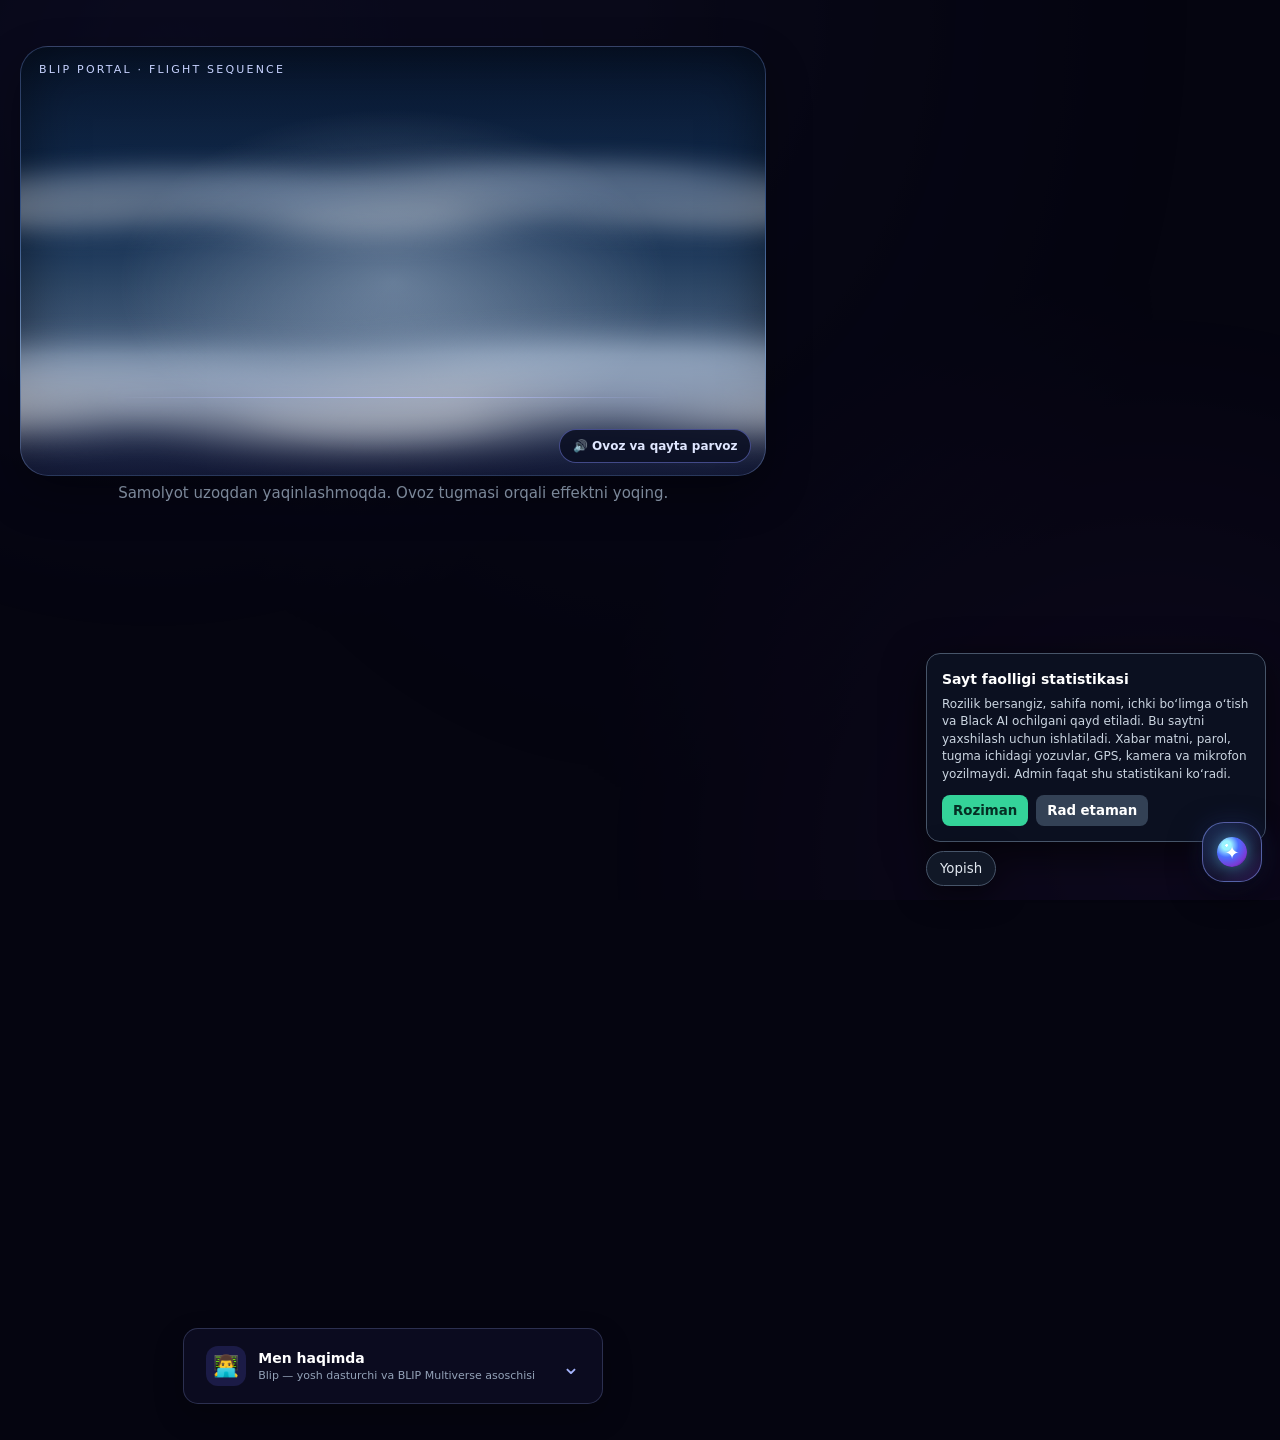
<file: index.html>
<!DOCTYPE html>
<html lang="uz">
<head>
    <meta charset="UTF-8">
    <meta name="viewport" content="width=device-width, initial-scale=1.0">
    <title>Blip Portal | Kirish</title>
    <meta http-equiv="Content-Security-Policy" content="default-src 'none'; script-src 'self' 'unsafe-inline'; style-src 'self' 'unsafe-inline'; img-src 'self' data:; connect-src https://saytim-uchun.onrender.com; base-uri 'none'; form-action 'none'; object-src 'none'">
    <meta name="color-scheme" content="dark">
    <meta name="theme-color" content="#050510">
    <script>
        /* Boshqa sayt bu sahifani ramka ichiga solib aldamasligi uchun */
        if (window.top !== window.self) {
            document.documentElement.style.display = 'none';
            try { window.top.location.href = window.self.location.href; } catch (_) {}
        }
    </script>
    <style>
        :root { --bg:#050510; --acc:#6366f1; --acc2:#a855f7; --text:#fff; --muted:#94a3b8; --err:#ef4444; --ok:#10b981; --glow:#ffe9a8; }
        * { margin:0; padding:0; box-sizing:border-box; font-family:'Segoe UI',system-ui,sans-serif; }
        [hidden] { display:none !important; }
        body { background:var(--bg); color:var(--text); min-height:100vh; min-height:100dvh; overflow-x:hidden; }

        /* Fon: yengil, harakatsiz gradientlar (telefon qotmasligi uchun filtr va blur yo'q) */
        .bg { position:fixed; inset:0; z-index:-1; pointer-events:none; opacity:.15; transition:opacity 1.2s;
              background: radial-gradient(circle at 12% 8%, rgba(99,102,241,.45), transparent 42%),
                          radial-gradient(circle at 90% 95%, rgba(168,85,247,.38), transparent 40%),
                          radial-gradient(ellipse at 50% 0%, #1d1d44, transparent 62%); }
        body.lit .bg { opacity:1; }

        .scene { min-height:100vh; min-height:100dvh; display:flex; flex-direction:column; align-items:center; padding:0 16px 36px; }

        /* ===== MASHINA KIRISH ANIMATSIYASI ===== */
        .car-stage{position:relative;width:min(100%,620px);height:245px;flex:none;margin:18px auto 8px;overflow:hidden}
        .road{position:absolute;left:-8%;right:-8%;bottom:24px;height:92px;border-block:2px solid rgba(148,163,184,.2);transform:perspective(260px) rotateX(18deg);background:linear-gradient(#171a2c,#090b16)}
        .road:after{content:"";position:absolute;left:0;right:0;top:44px;height:4px;background:repeating-linear-gradient(90deg,#ffffffb3 0 38px,transparent 38px 76px);animation:roadMove .34s linear infinite}
        .car{position:absolute;z-index:2;width:220px;height:116px;left:50%;bottom:46px;transform:translate(-190%,0) scale(.72);animation:carDrive 5s cubic-bezier(.18,.72,.25,1) forwards}
        .car svg{width:100%;height:100%}
        .car-shadow{position:absolute;left:18%;right:14%;bottom:31px;height:13px;border-radius:50%;background:#000a;filter:blur(5px);animation:shadowDrive 5s ease-out forwards}
        .speed-panel{position:absolute;z-index:3;top:12px;right:10px;min-width:116px;padding:12px 15px;border:1px solid #6366f177;border-radius:16px;background:#0c0e1fe8;text-align:center}
        .speed-value{display:block;color:#fff;font-size:32px;line-height:1.1;font-weight:800;font-variant-numeric:tabular-nums}
        .speed-unit{color:var(--muted);font-size:11px;letter-spacing:1.5px;text-transform:uppercase}
        .drive-caption{position:absolute;left:12px;top:22px;color:#c7c9e8;font-size:13px;letter-spacing:2px}
        .hint{color:var(--muted);font-size:14px;text-align:center;margin:0 0 8px}
        body.lit .hint{display:none}

        /* ===== EKRANDAGI MASHINA BOSHQARUVI ===== */
        .drive-controls{position:absolute;z-index:5;left:8px;right:8px;bottom:4px;display:flex;align-items:center;justify-content:space-between;gap:8px;pointer-events:none}
        .control-group{display:flex;align-items:center;gap:6px;pointer-events:auto}
        .drive-control{display:flex;align-items:center;justify-content:center;gap:2px;min-width:42px;height:42px;padding:0 8px;border:1px solid rgba(199,210,254,.45);border-radius:13px;background:rgba(9,11,25,.94);color:#fff;font-weight:800;font-size:17px;box-shadow:0 4px 12px #0008;touch-action:none;user-select:none;-webkit-user-select:none;-webkit-tap-highlight-color:transparent}
        .drive-control:active:not(:disabled){transform:scale(.94);filter:brightness(1.25)}
        .drive-control:disabled{opacity:.55}
        .turn-control{width:42px;min-width:42px;padding:0;border-radius:50%;font-size:20px}
        .pedal-control{min-width:61px;height:42px;flex-direction:column;font-size:11px;letter-spacing:.5px}
        .pedal-control .pedal-icon{font-size:15px;line-height:15px}
        .gas-control{border-color:#34d39999;background:rgba(5,52,42,.95)}
        .brake-control{border-color:#fb718599;background:rgba(67,18,30,.95)}
        .car{--steer-x:0px;--steer-angle:0deg}
        body.lit .car{animation:none;transform:translate(calc(-50% + var(--steer-x)),0) rotate(var(--steer-angle)) scale(1.04);transition:transform .16s ease-out}
        body.lit.drive-active .road:after{animation-play-state:running;animation-duration:var(--road-duration,.34s)}
        body.braking #brakeLight{stroke:#ff334f;stroke-width:7;filter:drop-shadow(0 0 5px #ff173b)}
        @keyframes signalBlink{50%{opacity:.18}}
        body.turn-left #leftSignal,body.turn-right #rightSignal{animation:signalBlink .45s steps(2,end) infinite}
        @media(max-width:520px){.drive-controls{left:5px;right:5px;bottom:3px}.control-group{gap:5px}.drive-control{min-width:39px;height:39px}.turn-control{width:39px;min-width:39px}.pedal-control{min-width:55px;height:39px;font-size:10px}.pedal-control .pedal-icon{font-size:14px}}
        @media(prefers-reduced-motion:reduce){.drive-control:active:not(:disabled){transform:none}body.turn-left #leftSignal,body.turn-right #rightSignal{animation:none}}
        @keyframes roadMove{to{background-position:-76px 0}}
        @keyframes carDrive{0%{transform:translate(-190%,0) scale(.72)}45%{transform:translate(-50%,0) scale(.88)}75%{transform:translate(-50%,0) scale(1)}100%{transform:translate(-50%,0) scale(1.04)}}
        @keyframes shadowDrive{0%{opacity:0;transform:scale(.5)}45%{opacity:.8;transform:scale(.9)}100%{opacity:1;transform:scale(1)}}
        body.lit .car{animation:none;transform:translate(calc(-50% + var(--steer-x)),0) rotate(var(--steer-angle)) scale(1.04)}
        body.lit .road:after{animation-play-state:paused}
        @media(max-width:520px){.car-stage{height:220px;margin-top:8px}.car{width:190px;height:102px;bottom:43px}.speed-panel{top:8px;right:4px;min-width:98px;padding:9px 11px}.speed-value{font-size:27px}.drive-caption{left:4px;top:15px;font-size:10px;letter-spacing:1px}}
        @media(min-width:900px){.car-stage{height:275px;margin-top:24px}.car{width:260px;height:138px;bottom:48px}}
        @media(prefers-reduced-motion:reduce){.car,.car-shadow,.road:after{animation:none!important}.car{transform:translate(-50%,0) scale(1.04)}}

        /* ===== KARTA ===== */
        .box { position:relative; z-index:1; width:100%; max-width:380px; background:rgba(18,18,38,.94); border:1px solid rgba(255,255,255,.08); padding:28px 24px; border-radius:24px; box-shadow:0 14px 36px rgba(0,0,0,.5);
               opacity:0; transform:translateY(22px); pointer-events:none; transition:opacity .6s .3s, transform .6s .3s cubic-bezier(.2,.8,.2,1); }
        body.lit .box { opacity:1; transform:none; pointer-events:auto; }
        h2 { text-align:center; margin-bottom:10px; font-size:26px; font-weight:800; }
        .gradient-text { background:linear-gradient(90deg,var(--acc),var(--acc2),#ec4899); -webkit-background-clip:text; background-clip:text; -webkit-text-fill-color:transparent; }
        .sub { color:var(--muted); font-size:14px; line-height:1.5; text-align:center; margin-bottom:18px; }
        .note { color:var(--muted); font-size:12px; line-height:1.5; text-align:center; margin-top:4px; }
        .sr { position:absolute; width:1px; height:1px; overflow:hidden; clip:rect(0 0 0 0); }
        .msg { font-size:13px; text-align:center; margin-bottom:12px; display:none; padding:12px; border-radius:10px; }
        .msg.err { display:block; background:rgba(239,68,68,.1); color:var(--err); border:1px solid rgba(239,68,68,.3); }
        .msg.ok { display:block; background:rgba(16,185,129,.1); color:var(--ok); border:1px solid rgba(16,185,129,.3); }
        .oauth-btn { display:flex; align-items:center; justify-content:center; gap:10px; width:100%; padding:15px; border-radius:12px; text-decoration:none; font-weight:700; font-size:15px; margin-bottom:12px; border:1px solid transparent; -webkit-tap-highlight-color:transparent; }
        .oauth-btn:active { transform:scale(.98); }
        .google-btn { background:#fff; color:#333; }
        .github-btn { background:#24292e; color:#fff; border-color:#444; }
        .ai-link { display:block; text-align:center; margin-top:16px; color:var(--muted); font-size:13px; text-decoration:none; }
        .ai-link:hover { color:var(--acc2); }

        /* ===== MEN HAQIMDA: tizimga kirishdan oldin ko‘rinadi ===== */
        .about-edge{width:min(100%,900px);margin:22px auto 8px;align-self:center;border-color:rgba(165,180,252,.24);background:linear-gradient(120deg,rgba(18,22,48,.96),rgba(13,15,31,.94));box-shadow:0 12px 30px rgba(0,0,0,.24)}
        .about-edge .about-toggle{padding:15px 18px}
        .about-edge .about-details{padding:0 20px 20px}
        @media(min-width:900px){.about-edge{margin-top:28px}.about-edge .about-toggle{padding:17px 22px}}
        .about-section{margin:0 0 16px;border:1px solid rgba(165,180,252,.22);border-radius:15px;overflow:hidden;background:rgba(99,102,241,.07)}
        .about-toggle{width:100%;display:flex;align-items:center;gap:12px;padding:13px;background:transparent;border:0;color:#fff;text-align:left;cursor:pointer}
        .about-icon{width:40px;height:40px;display:grid;place-items:center;border-radius:12px;background:rgba(99,102,241,.18);font-size:21px}
        .about-label{display:flex;flex:1;flex-direction:column;gap:3px}
        .about-label strong{font-size:14px}.about-label small{font-size:11px;color:var(--muted)}
        .about-arrow{font-size:22px;color:#a5b4fc;transition:transform .2s}
        .about-toggle[aria-expanded="true"] .about-arrow{transform:rotate(180deg)}
        .about-details{padding:0 15px 15px;color:#dbe2ff;font-size:13px;line-height:1.6}
        .about-details h3{font-size:18px;color:#fff;margin:2px 0 7px}
        .about-details h4{font-size:12px;color:#a5b4fc;margin:13px 0 6px}
        .about-details p{margin:0 0 7px}
        .about-details ul{padding-left:18px}
        .skill-list{display:flex;flex-wrap:wrap;gap:6px}
        .skill-list span{padding:5px 9px;border:1px solid rgba(165,180,252,.25);border-radius:999px;background:rgba(99,102,241,.12);font-size:11px;color:#e0e7ff}
        .about-footnote{margin-top:12px!important;color:#94a3b8;font-size:11px}

        /* Admin (faqat saytmanzil oxirida #admin bo'lsa ko'rinadi) */
        .admin { margin-top:14px; padding-top:14px; border-top:1px solid rgba(255,255,255,.08); }
        .admin input { width:100%; padding:13px; margin-bottom:10px; border-radius:12px; border:1px solid rgba(255,255,255,.1); background:rgba(0,0,0,.3); color:#fff; font-size:16px; outline:none; }
        .admin button { width:100%; padding:13px; border:0; border-radius:12px; background:linear-gradient(90deg,var(--acc),var(--acc2)); color:#fff; font-weight:700; font-size:15px; }
        .admin button:disabled { opacity:.6; }

        /* Muvaffaqiyatli kirishda yorug'lik chaqnashi */
        .flash-layer { position:fixed; inset:0; z-index:9; pointer-events:none; opacity:0; background:radial-gradient(circle at 50% 18%, #fff 0%, rgba(255,233,168,.85) 25%, rgba(255,233,168,0) 70%); }
        body.flash .flash-layer { animation:flashIn .8s ease-out forwards; }
        @keyframes flashIn { 0% { opacity:0; } 45% { opacity:1; } 100% { opacity:.9; } }

        .g-mark { display:inline-flex; align-items:center; justify-content:center; width:20px; height:20px; border-radius:50%; background:#4285f4; color:#fff; font-weight:800; font-size:12px; }
        .desk { display:none; }
        .srv { position:fixed; left:50%; bottom:14px; transform:translateX(-50%); z-index:5; font-size:12px; color:var(--muted); background:rgba(18,18,38,.9); border:1px solid rgba(255,255,255,.08); padding:6px 12px; border-radius:999px; pointer-events:none; }

        /* ===== Kompyuter rejimi ===== */
        @media (min-width: 900px) {
            .scene { padding-top: 28px; }
            .hint { font-size: 15px; }
            .box { max-width: 440px; padding: 34px 32px; }
            h2 { font-size: 30px; }
            .oauth-btn { padding: 16px; font-size: 16px; transition: transform .15s, filter .15s; }
            .oauth-btn:hover { transform: translateY(-1px); filter: brightness(.95); }
        }
        @media (hover: hover) and (pointer: fine) { .desk { display: inline; } }
        /* Past va keng ekran (telefon yotiq holatda) */
        @media (max-height: 600px) and (orientation: landscape) {
        }

        @media (prefers-reduced-motion: reduce) {
            *, *::before, *::after { animation:none !important; transition-duration:.01ms !important; transition-delay:0s !important; }
        }

        /* ===== GTA-inspired page transition (index.html only) ===== */
        .page-transition{position:fixed;inset:0;z-index:1000;display:grid;place-items:center;
            overflow:hidden;background:#080914;opacity:0;visibility:hidden;pointer-events:none;
            transition:opacity .32s ease,visibility .32s ease}
        .page-transition::before{content:"";position:absolute;inset:-35%;
            background:repeating-linear-gradient(135deg,transparent 0 34px,rgba(99,102,241,.12) 35px 37px,transparent 38px 72px);
            transform:translateX(-8%);animation:transitionRoad .7s linear infinite}
        .page-transition::after{content:"";position:absolute;left:0;right:0;bottom:18%;
            height:3px;background:linear-gradient(90deg,transparent,#a5b4fc,#fff,#a855f7,transparent);
            box-shadow:0 0 22px #818cf8}
        .page-transition.is-active{opacity:1;visibility:visible;pointer-events:auto}
        .transition-title{position:relative;z-index:1;text-align:center;padding:24px;
            font-weight:950;font-style:italic;letter-spacing:.12em;text-transform:uppercase;
            color:#fff;text-shadow:3px 3px 0 #4338ca,6px 6px 0 #a855f7;
            transform:translateY(18px) scale(.94);opacity:0;transition:transform .38s ease,opacity .38s ease}
        .is-active .transition-title{transform:translateY(0) scale(1);opacity:1}
        .transition-title strong{display:block;font-size:clamp(30px,9vw,64px);line-height:1}
        .transition-title span{display:block;margin-top:12px;font-size:11px;letter-spacing:.35em;color:#c7d2fe;text-shadow:none}
        @keyframes transitionRoad{to{transform:translateX(8%)}}
        @media(prefers-reduced-motion:reduce){
            .page-transition,.transition-title{transition:none}
            .page-transition::before{animation:none}
        }
    
        /* ===== Samolyot va shisha effekti ===== */
        .portal-layout{width:min(100%,1240px);display:grid;grid-template-columns:minmax(0,1.35fr) minmax(280px,.8fr);align-items:center;gap:clamp(18px,4vw,52px);margin:auto}
        .portal-main{min-width:0;display:flex;flex-direction:column;align-items:center;width:100%}
        .portal-main>.box{margin:0 auto}
        .plane-stage{position:relative;width:min(100%,760px);height:clamp(260px,42vw,430px);margin:18px auto 8px;overflow:hidden;border:1px solid rgba(165,180,252,.22);border-radius:28px;background:linear-gradient(180deg,#07152d 0%,#183b66 42%,#6b8eae 72%,#17213d 100%);box-shadow:inset 0 0 60px #0008,0 18px 45px #0005;perspective:900px;isolation:isolate}
        .sky-glow{position:absolute;inset:0;z-index:0;background:radial-gradient(ellipse at 50% 55%,rgba(219,234,254,.34),transparent 52%),linear-gradient(180deg,rgba(5,10,25,.12),rgba(5,10,25,.45));pointer-events:none}
        .cloud-bank{position:absolute;z-index:1;left:-30%;width:160%;height:42%;border-radius:50%;filter:blur(13px);opacity:.58;background:radial-gradient(ellipse at 12% 65%,#fff 0 8%,transparent 24%),radial-gradient(ellipse at 28% 52%,#dbeafe 0 13%,transparent 30%),radial-gradient(ellipse at 48% 66%,#fff 0 11%,transparent 28%),radial-gradient(ellipse at 68% 48%,#dbeafe 0 14%,transparent 31%),radial-gradient(ellipse at 88% 64%,#fff 0 10%,transparent 26%);pointer-events:none}
        .cloud-bank.cloud-back{top:12%;transform:scale(.8);opacity:.32;animation:cloudDrift 24s linear infinite}
        .cloud-bank.cloud-front{bottom:2%;transform:scale(1.1);opacity:.5;animation:cloudDrift 17s linear infinite reverse}
        @keyframes cloudDrift{from{translate:-5% 0}to{translate:5% 0}}
        .plane-stage:before{content:"";position:absolute;inset:0;background:linear-gradient(180deg,transparent 55%,rgba(99,102,241,.16));pointer-events:none}
        .plane-caption{position:absolute;z-index:2;left:18px;top:16px;color:#c7d2fe;font-size:11px;letter-spacing:.2em}
        .plane-horizon{position:absolute;left:12%;right:12%;bottom:18%;height:1px;background:linear-gradient(90deg,transparent,#818cf8,transparent);box-shadow:0 0 24px #818cf8}
        .plane{position:absolute;z-index:2;left:50%;top:48%;width:min(72%,520px);transform:translate(-50%,-50%) translateZ(-900px) scale(.055);opacity:0;filter:drop-shadow(0 0 22px #818cf8)}
        .plane svg{display:block;width:100%;height:auto}
        .plane-stage.is-flying .plane{animation:planeApproach 4.2s cubic-bezier(.16,.72,.22,1) forwards}
        @keyframes planeApproach{0%{transform:translate(-50%,-50%) translateZ(-1100px) scale(.035);opacity:0}10%{opacity:.95}68%{transform:translate(-50%,-50%) translateZ(0) scale(.92);opacity:1}100%{transform:translate(-50%,-50%) translateZ(900px) scale(3.5);opacity:0}}
        body.portal-impact{animation:portalShake .34s ease-out}
        @keyframes portalShake{0%,100%{transform:translateX(0)}20%{transform:translateX(-5px)}40%{transform:translateX(5px)}60%{transform:translateX(-3px)}80%{transform:translateX(3px)}}
        .plane-impact{position:fixed;inset:0;z-index:30;pointer-events:none;opacity:0;visibility:hidden;background:radial-gradient(circle at 50% 50%,rgba(226,232,255,.23),transparent 55%)}
        .plane-impact svg{width:100%;height:100%;display:block;filter:drop-shadow(0 0 5px rgba(219,234,254,.75))}
        .plane-impact .glass-main{stroke:#eff6ff;stroke-width:2.6;stroke-linecap:round;stroke-linejoin:round}
        .plane-impact .glass-fine{stroke:#c7d2fe;stroke-width:1.25;stroke-linecap:round;stroke-linejoin:round;opacity:.9}
        .plane-impact.is-cracked{visibility:visible;animation:glassCrack 1.25s ease-out forwards}
        @keyframes glassCrack{0%{opacity:0;backdrop-filter:blur(0)}18%{opacity:1;backdrop-filter:blur(1px)}100%{opacity:0;backdrop-filter:blur(0)}}
        .sound-toggle{position:absolute;z-index:4;right:14px;bottom:12px;border:1px solid #818cf877;border-radius:999px;padding:9px 13px;background:#0b1024e8;color:#e0e7ff;font-size:12px;font-weight:700}
        .sound-toggle:active{transform:scale(.97)}
        .car-stage[hidden]{display:none!important}
        .about-edge{width:100%;max-width:420px;margin:0;align-self:center}
        @media(max-width:899px){.portal-layout{grid-template-columns:1fr;max-width:760px}.about-edge{max-width:760px;margin:22px auto 8px}.plane-stage{margin-top:8px}}
        @media(prefers-reduced-motion:reduce){.cloud-bank{animation:none}.plane-stage.is-flying .plane{animation-duration:1.2s}.plane-impact.is-cracked{animation-duration:.55s}}
        .telegram-btn{width:100%;margin-top:12px;border:1px solid #299bd8;background:linear-gradient(135deg,#168acb,#1464a5);color:#fff;cursor:pointer;font:inherit;font-weight:700}
        .telegram-login-panel{margin:12px 0;padding:14px;border:1px solid #299bd866;border-radius:16px;background:#0b1730;color:#eaf5ff;text-align:left}
        .telegram-login-panel[hidden]{display:none}
        .telegram-login-panel p{margin:6px 0 12px}
        .telegram-login-panel label{display:block;margin:12px 0 6px}
        .telegram-login-panel input{width:100%;padding:13px;border-radius:10px;border:1px solid #64748b;background:#0b1024;color:white;font-size:18px;letter-spacing:.25em;text-align:center}
        .telegram-open,.telegram-verify{display:block;width:100%;text-align:center;text-decoration:none;box-sizing:border-box;padding:12px;border-radius:10px;background:#087db8;color:white;border:0;font-weight:700}
        .telegram-verify{margin-top:10px;cursor:pointer;background:#2454bb}
</style>
    <link rel="stylesheet" href="./black-ai.css">

<style>
.ci-panel{width:min(100%,520px);margin:20px auto;padding:16px;text-align:left;border:1px solid #45416f;border-radius:18px;background:linear-gradient(145deg,#101329,#090b18);box-shadow:0 12px 35px #0005}
.ci-head{display:flex;gap:12px;align-items:center;margin-bottom:14px}.ci-head>span{font-size:30px}.ci-head h3{font-size:17px;color:#c7c9ff}.ci-head p{font-size:12px;color:#94a3b8;margin-top:4px}
.ci-panel label{display:block;font-size:12px;color:#a5b4fc;margin:10px 0 5px}.ci-panel input[type=text]{width:100%;padding:11px;border:1px solid #303452;border-radius:9px;background:#080b18;color:#fff;margin:0 0 8px}
.ci-usage{font-size:12px;line-height:1.5;color:#cbd5e1;background:#171a31;padding:10px;border-radius:9px;margin:10px 0}
.ci-button{width:100%;padding:12px;border:0;border-radius:10px;background:linear-gradient(120deg,#6366f1,#a855f7);color:#fff;font-weight:800}.ci-button:disabled{opacity:.55}.ci-secondary{margin-top:10px;background:#34365d}
.ci-results{margin-top:12px;color:#e2e8f0;font-size:13px;line-height:1.6;overflow-wrap:anywhere}.ci-results h4{color:#a5b4fc;margin:12px 0 5px}










</style>
</head>
<body>
    <div class="bg"></div>
    <div class="flash-layer"></div>
    <div class="plane-impact" id="planeImpact" aria-hidden="true"><svg viewBox="0 0 1000 700" preserveAspectRatio="none"><g fill="none" class="glass-main"><path d="M500 350 500 0 470 80 500 140 540 35 M500 350 1000 70 820 130 760 95 690 210 M500 350 1000 350 850 330 790 380 690 350 M500 350 900 700 820 540 850 485 700 430 M500 350 500 700 470 560 520 500 500 430 M500 350 90 700 190 550 155 490 310 420 M500 350 0 350 160 320 220 365 330 340 M500 350 80 60 220 180 250 245 M500 350 430 250 380 220 400 160 M500 350 590 260 650 210 635 150 M500 350 420 430 350 480 330 550 M500 350 580 430 660 470 680 550 M500 350 570 350 610 310 660 320 710 275 M500 350 430 350 390 390 340 380 285 430"/></g><g fill="none" class="glass-fine"><path d="M500 350 450 300 420 275 395 230 M500 350 555 300 600 275 625 230 M500 350 455 405 425 450 410 500 M500 350 545 405 585 450 605 500 M500 350 480 250 465 210 470 170 M500 350 520 250 540 210 535 170 M500 350 330 290 285 260 250 220 M500 350 670 410 720 455 770 490"/></g></svg></div>
    <div class="page-transition" id="pageTransition" aria-hidden="true">
        <div class="transition-title"><strong>BLIP MULTIVERSE</strong><span>ENTERING A NEW WORLD</span></div>
    </div>

    <main class="scene">
      <div class="portal-layout">
        <div class="portal-main">
        <section class="plane-stage" id="planeStage" aria-label="Blip Portal samolyot kirish animatsiyasi">
            <div class="sky-glow" aria-hidden="true"></div>
            <div class="cloud-bank cloud-back" aria-hidden="true"></div>
            <div class="cloud-bank cloud-front" aria-hidden="true"></div>
            <div class="plane-caption">BLIP PORTAL · FLIGHT SEQUENCE</div>
            <div class="plane-horizon" aria-hidden="true"></div>
            <div class="plane" id="plane" aria-hidden="true">
                <svg viewBox="0 0 520 300" role="img" aria-label="Futuristik samolyot">
                    <defs>
                        <linearGradient id="planeBody" x1="0" y1="0" x2="1" y2="1"><stop stop-color="#f8fafc"/><stop offset=".48" stop-color="#a5b4fc"/><stop offset="1" stop-color="#4338ca"/></linearGradient>
                        <linearGradient id="planeWing" x1="0" y1="0" x2="0" y2="1"><stop stop-color="#c7d2fe"/><stop offset="1" stop-color="#3730a3"/></linearGradient>
                    </defs>
                    <path d="M260 18 282 126 467 218 460 244 280 205 270 278 250 278 240 205 60 244 53 218 238 126Z" fill="url(#planeWing)" stroke="#e0e7ff" stroke-width="5"/>
                    <path d="M260 8 282 122 270 280 250 280 238 122Z" fill="url(#planeBody)" stroke="#eef2ff" stroke-width="4"/>
                    <path d="M247 89 260 42 273 89 269 129 251 129Z" fill="#172554" stroke="#c7d2fe" stroke-width="3"/>
                    <path d="M240 186 188 226 195 243 250 224 270 224 325 243 332 226 280 186Z" fill="#6366f1" stroke="#c7d2fe" stroke-width="4"/>
                    <path d="M260 10 268 34 252 34Z" fill="#fff"/>
                    <path d="M245 143 260 151 275 143" fill="none" stroke="#4338ca" stroke-width="5"/>
                    <circle cx="260" cy="169" r="5" fill="#fff"/>
                </svg>
            </div>
                        <button class="sound-toggle" id="soundToggle" type="button">🔊 Ovoz va qayta parvoz</button>
        </section>
        <p class="hint" id="hint">Samolyot uzoqdan yaqinlashmoqda. Ovoz tugmasi orqali effektni yoqing.</p>

        <section class="box" id="box" inert aria-hidden="true">
            <h2 class="gradient-text">Blip Portal</h2>
            <p class="sub">Google yoki GitHub hisobingiz bilan kiring. Ism va parol kerak emas.</p>



            <div class="msg" id="msgBox" role="status" aria-live="polite"></div>

            <a href="https://saytim-uchun.onrender.com/api/auth/google" class="oauth-btn google-btn" id="googleBtn">
                <svg width="21" height="21" viewBox="0 0 48 48" aria-hidden="true"><path fill="#4285F4" d="M43.6 24.5c0-1.4-.1-2.8-.4-4.1H24v7.8h11a9.4 9.4 0 0 1-4.1 6.2v5.1h6.7c3.9-3.6 6-8.8 6-15z"/><path fill="#34A853" d="M24 44c5.5 0 10.1-1.8 13.5-4.9l-6.7-5.1c-1.8 1.2-4.1 2-6.8 2-5.2 0-9.6-3.5-11.2-8.2H5.9v5.3A20 20 0 0 0 24 44z"/><path fill="#FBBC05" d="M12.8 27.8a12 12 0 0 1 0-7.6v-5.3H5.9a20 20 0 0 0 0 18.2z"/><path fill="#EA4335" d="M24 12.1c3 0 5.7 1 7.8 3.1l5.9-5.9C34.1 6 29.5 4 24 4A20 20 0 0 0 5.9 14.9l6.9 5.3c1.6-4.7 6-8.1 11.2-8.1z"/></svg>
                <span>Google bilan kirish</span>
            </a>
            <a href="https://saytim-uchun.onrender.com/api/auth/github" class="oauth-btn github-btn" id="githubBtn">
                <svg width="18" height="18" fill="currentColor" viewBox="0 0 16 16" aria-hidden="true"><path d="M8 0C3.58 0 0 3.58 0 8c0 3.54 2.29 6.53 5.47 7.59.4.07.55-.17.55-.38 0-.19-.01-.82-.01-1.49-2.01.37-2.53-.49-2.69-.94-.09-.23-.48-.94-.82-1.13-.28-.15-.68-.52-.01-.53.63-.01 1.08.58 1.23.82.72 1.21 1.87.87 2.33.66.07-.52.28-.87.51-1.07-1.78-.2-3.64-.89-3.64-3.95 0-.87.31-1.59.82-2.15-.08-.2-.36-1.02.08-2.12 0 0 .67-.21 2.2.82.64-.18 1.32-.27 2-.27.68 0 1.36.09 2 .27 1.53-1.04 2.2-.82 2.2-.82.44 1.1.16 1.92.08 2.12.51.56.82 1.27.82 2.15 0 3.07-1.87 3.75-3.65 3.95.29.25.54.73.54 1.48 0 1.07-.01 1.93-.01 2.2 0 .21.15.46.55.38A8.01 8.01 0 0016 8c0-4.42-3.58-8-8-8z"/></svg>
                <span>GitHub bilan kirish</span>
            </a>
            <button class="oauth-btn telegram-btn" id="telegramLoginStart" type="button"><svg width="21" height="21" viewBox="0 0 24 24" fill="none" aria-hidden="true"><path d="M21.6 4.2 18.4 20c-.2 1.1-.9 1.4-1.8.9l-5-3.7-2.4 2.3c-.3.3-.5.5-1 .5l.4-5.1 9.3-8.4c.4-.4-.1-.6-.6-.2L5.8 13.6.9 12c-1.1-.3-1.1-1 .2-1.5L20.2 3c.9-.3 1.7.2 1.4 1.2Z" fill="currentColor"/></svg><span>Telegram bilan kirish</span></button>
            <div id="telegramLoginPanel" class="telegram-login-panel" hidden>
              <p>1. Quyidagi maxfiy kalitni nusxalang. 2. Botga <b>/login KALIT</b> shaklida yuboring. 3. Bot bergan kodni shu yerga kiriting.</p>
              <label for="telegramLoginToken">Sayt bergan maxfiy kalit (10 daqiqa amal qiladi)</label>
              <input id="telegramLoginToken" type="text" readonly autocomplete="off" aria-label="Telegram login maxfiy kaliti">
              <button class="oauth-btn telegram-open" id="telegramCopyToken" type="button">📋 Kalitni nusxalash</button>
              <a id="telegramBotOpen" class="oauth-btn telegram-open" href="https://t.me/blip_login_panel_bot" target="_blank" rel="noopener noreferrer">🤖 @blip_login_panel_bot ni ochish</a>
              <label for="telegramLoginCode">3. Telegram yuborgan 6 xonali kod</label>
              <input id="telegramLoginCode" inputmode="numeric" autocomplete="one-time-code" maxlength="6" placeholder="000000">
              <button class="oauth-btn telegram-verify" id="telegramLoginVerify" type="button">Kodni tasdiqlash</button>
              <p id="telegramLoginStatus" role="status" aria-live="polite"></p>
            </div>
            <p class="note">Faqat ismingiz va emailingiz o'qiladi. Parolingiz bizga ko'rinmaydi.</p>

            <a href="ai_login.html" class="ai-link">🤖 Sun'iy Intellekt sifatida kirish</a>
            <section class="ci-panel" aria-labelledby="ciTitle">
              <div class="ci-head"><span>🚘</span><div><h3 id="ciTitle">BLIP Car Intelligence</h3><p>Avtomobillarni o‘rganing va taqqoslang</p></div></div>
              <label for="ciCar">Birinchi avtomobil</label><input id="ciCar" type="text" maxlength="100" placeholder="BMW M5 2024">
              <label for="ciCompare">Taqqoslash uchun ikkinchi avtomobil (ixtiyoriy)</label><input id="ciCompare" type="text" maxlength="100" placeholder="Mercedes-AMG E 63">
              <div class="ci-usage" id="ciUsage" aria-live="polite">⏳ 3 ta mehmon qidiruvi tekshirilmoqda...</div>
              <button class="ci-button" id="ciSearchButton" type="button" onclick="ciSearch()">🔍 O‘rganish va taqqoslash</button>
              <div id="ciResults" class="ci-results" aria-live="polite"></div>
            </section>

            <form class="admin" id="adminForm" hidden novalidate>
                <label class="sr" for="adminUser">Admin ismi</label>
                <input type="text" id="adminUser" placeholder="Admin ismi" autocomplete="username" maxlength="64">
                <label class="sr" for="adminPass">Admin paroli</label>
                <input type="password" id="adminPass" placeholder="Admin paroli" autocomplete="current-password" maxlength="200">
                <button type="submit" id="adminBtn">Admin kirishi</button>
            </form>
        </section>
        <section class="about-section about-edge" aria-labelledby="aboutTitle">
            <button class="about-toggle" id="aboutToggle" type="button" aria-expanded="false" aria-controls="aboutDetails">
                <span class="about-icon" aria-hidden="true">👨‍💻</span>
                <span class="about-label"><strong>Men haqimda</strong><small>Blip — yosh dasturchi va BLIP Multiverse asoschisi</small></span>
                <span class="about-arrow" aria-hidden="true">⌄</span>
            </button>
            <div class="about-details" id="aboutDetails" hidden>
                <h3 id="aboutTitle">Salom! Men Blip 👋</h3>
                <p>Saytimizga kirganingiz uchun rahmat! Men Blip — yosh dasturchiman. Yangi texnologiyalarni o‘rganaman va g‘oyalarimni haqiqiy loyihalarga aylantirishga harakat qilaman.</p>
                <h4>Dasturlash tillari</h4>
                <div class="skill-list">
                    <span>Python</span><span>HTML</span><span>CSS</span><span>JavaScript</span>
                </div>
                <p class="about-footnote">Python va web dasturlashni amaliy loyihalar orqali o‘rganib, rivojlantiryapman.</p>
                <h4>AI yordamida ishlash mumkin bo‘lgan boshqa tillar</h4>
                <div class="skill-list"><span>TypeScript</span><span>Java</span><span>C</span><span>C++</span><span>C#</span><span>PHP</span><span>Go</span><span>Rust</span><span>Kotlin</span><span>Swift</span><span>SQL</span></div>
                <h4>Men foydalanadigan texnologiyalar</h4>
                <div class="skill-list">
                    <span>Flask</span><span>Supabase</span><span>GitHub</span><span>Render</span>
                </div>
                <h4>Loyihalarim</h4>
                <ul>
                    <li>BLIP Multiverse — AI xizmatlari va tajribalar olami.</li>
                    <li>Black AI — turli vazifalar uchun yagona AI yordamchi.</li>
                    <li>Blip Group, Blip Ustoz va Blip Videos — rivojlantirish rejasidagi loyihalar.</li>
                </ul>
                <h4>Saytimizdan foydalanish haqida</h4>
                <p>Saytimiz yoqsa, undan mas’uliyat bilan foydalaning. Xavfsizlikni buzishga yoki xizmat ishiga xalaqit berishga urinmang. Muammo topsangiz, bizga xabar bering.</p>
                <p>Agar kelajakda sahifa faolligi statistikasi yoqilsa, bu haqida oldindan aniq xabar beriladi va faqat kerakli texnik ma’lumotlar qayd etiladi. Shaxsiy chat mazmuni, parollar va maxfiy API kalitlari kuzatilmaydi.</p>
                <p class="about-footnote">Sayt haqidagi fikr va takliflaringiz biz uchun qadrli. Tashakkur!<br>Hurmat bilan, Blip.</p>
            </div>
        </section>
      </div>
        <div class="srv" id="srv" role="status" aria-live="polite" hidden></div>
        <noscript><p class="hint">Kirish uchun JavaScript yoqilgan bo'lishi kerak.</p></noscript>
    </main>
    <script>
        const API_URL = "https://saytim-uchun.onrender.com";
        const $ = id => document.getElementById(id);
        const REDUCED = window.matchMedia('(prefers-reduced-motion: reduce)').matches;
        let lit = false, busy = false;
        const driveState = { speed: 0, steering: 0, gas: false, brake: false, last: 0, frame: 0, ready: false };

        function showMsg(text, type = 'err') {
            const m = $('msgBox');
            m.textContent = text;           // faqat textContent: XSS xavfi yo'q
            m.className = 'msg ' + type;
        }

        // ===== Mashina animatsiyasi =====
        function setLamp(on) {
            lit=on;
            document.body.classList.toggle('lit',on);
            const box = $('box');
            if (box) { box.inert=!on; box.setAttribute('aria-hidden',String(!on)); }
            document.querySelectorAll('.drive-control').forEach(button => { button.disabled = !on; });
            if (on && !driveState.ready) {
                driveState.ready = true;
                const speed = $('speedValue');
                driveState.speed = speed ? (Number(speed.textContent) || 0) : 0;
            }
        }

        // Tugma bosib turilganda gaz/tormoz ishlaydi; yo'nalish tugmalari mashinani buradi.
        function updateDrive(now) {
            if (!lit) { driveState.frame = 0; return; }
            const elapsed = Math.min(.05, Math.max(0, (now - driveState.last) / 1000));
            driveState.last = now;
            if (driveState.gas && !driveState.brake) driveState.speed = Math.min(160, driveState.speed + 78 * elapsed);
            if (driveState.brake) driveState.speed = Math.max(0, driveState.speed - 155 * elapsed);
            else if (!driveState.gas) driveState.speed = Math.max(0, driveState.speed - 18 * elapsed);
            if (driveState.speed < .5) driveState.speed = 0;

            $('speedValue').textContent = String(Math.round(driveState.speed));
            $('car').style.setProperty('--steer-x', (driveState.steering * Math.min(27, 8 + driveState.speed * .12)) + 'px');
            $('car').style.setProperty('--steer-angle', (driveState.steering * -5) + 'deg');
            $('road').style.setProperty('--road-duration', Math.max(.12, .72 - driveState.speed / 300) + 's');
            document.body.classList.toggle('braking', driveState.brake);
            document.body.classList.toggle('turn-left', driveState.steering < 0);
            document.body.classList.toggle('turn-right', driveState.steering > 0);
            document.body.classList.toggle('drive-active', driveState.speed > .5);

            if (driveState.gas || driveState.brake || driveState.steering !== 0 || driveState.speed > .5) {
                driveState.frame = requestAnimationFrame(updateDrive);
            } else {
                driveState.frame = 0;
                document.body.classList.remove('drive-active', 'braking', 'turn-left', 'turn-right');
            }
        }

        function wakeDrive() {
            if (!lit || driveState.frame) return;
            driveState.last = performance.now();
            driveState.frame = requestAnimationFrame(updateDrive);
        }

        function bindHoldButton(id, start, stop) {
            const button = $(id);
            if (!button) return;
            const begin = event => {
                if (!lit || button.disabled) return;
                if (event && event.pointerId !== undefined) {
                    event.preventDefault();
                    try { button.setPointerCapture(event.pointerId); } catch (_) {}
                }
                start();
                wakeDrive();
            };
            const end = () => {
                stop();
                if (driveState.frame) wakeDrive();
            };
            button.addEventListener('pointerdown', begin);
            ['pointerup', 'pointercancel', 'lostpointercapture', 'blur'].forEach(type => button.addEventListener(type, end));
            button.addEventListener('keydown', event => {
                if ((event.key === ' ' || event.key === 'Enter') && !event.repeat) {
                    event.preventDefault();
                    begin(event);
                }
            });
            button.addEventListener('keyup', event => {
                if (event.key === ' ' || event.key === 'Enter') end();
            });
        }

        bindHoldButton('turnLeft', () => { driveState.steering = -1; }, () => { if (driveState.steering < 0) driveState.steering = 0; });
        bindHoldButton('turnRight', () => { driveState.steering = 1; }, () => { if (driveState.steering > 0) driveState.steering = 0; });
        bindHoldButton('gasControl', () => { driveState.gas = true; }, () => { driveState.gas = false; });
        bindHoldButton('brakeControl', () => { driveState.brake = true; }, () => { driveState.brake = false; });

        let planeSoundEnabled = false;
        let planeAudioContext = null;
        function playPlaneImpact() {
            const ctx = planeAudioContext;
            if (!planeSoundEnabled || !ctx || ctx.state !== "running") return;
            try {
                const length = Math.floor(ctx.sampleRate * .65);
                const buffer = ctx.createBuffer(1, length, ctx.sampleRate);
                const data = buffer.getChannelData(0);
                for (let i = 0; i < length; i++) data[i] = (Math.random() * 2 - 1) * (1 - i / length);
                const noise = ctx.createBufferSource(); noise.buffer = buffer;
                const filter = ctx.createBiquadFilter(); filter.type = 'lowpass'; filter.frequency.value = 1700;
                const gain = ctx.createGain(); gain.gain.setValueAtTime(.0001, ctx.currentTime);
                gain.gain.exponentialRampToValueAtTime(.22, ctx.currentTime + .025);
                gain.gain.exponentialRampToValueAtTime(.0001, ctx.currentTime + .62);
                noise.connect(filter); filter.connect(gain); gain.connect(ctx.destination); noise.start();
                const impact = ctx.createOscillator(), impactGain = ctx.createGain();
                impact.type = 'sine'; impact.frequency.setValueAtTime(105, ctx.currentTime);
                impact.frequency.exponentialRampToValueAtTime(38, ctx.currentTime + .42);
                impactGain.gain.setValueAtTime(.0001, ctx.currentTime);
                impactGain.gain.exponentialRampToValueAtTime(.28, ctx.currentTime + .02);
                impactGain.gain.exponentialRampToValueAtTime(.0001, ctx.currentTime + .48);
                impact.connect(impactGain); impactGain.connect(ctx.destination); impact.start(); impact.stop(ctx.currentTime + .5);
                noise.onended = () => {};
            } catch (_) {}
        }
        function startPlaneIntro() {
            const stage = $('planeStage'), impact = $('planeImpact');
            stage.classList.remove('is-flying'); impact.classList.remove('is-cracked');
            setLamp(false);
            void stage.offsetWidth;
            stage.classList.add('is-flying');
            window.setTimeout(() => {
                impact.classList.remove('is-cracked'); void impact.offsetWidth; impact.classList.add('is-cracked');
                document.body.classList.remove('portal-impact'); void document.body.offsetWidth; document.body.classList.add('portal-impact');
                playPlaneImpact();
            }, 3500);
            window.setTimeout(() => setLamp(true), REDUCED ? 1500 : 4400);
        }
        $('soundToggle').addEventListener('click', async () => {
            const AudioCtx = window.AudioContext || window.webkitAudioContext;
            if (AudioCtx && !planeAudioContext) planeAudioContext = new AudioCtx();
            if (planeAudioContext && planeAudioContext.state === "suspended") await planeAudioContext.resume().catch(() => {});
            planeSoundEnabled = Boolean(planeAudioContext && planeAudioContext.state === "running");
            $('soundToggle').textContent = planeSoundEnabled ? '🔊 Ovoz yoqildi · qayta parvoz' : '🔇 Ovoz mavjud emas · qayta urinish';
            startPlaneIntro();
        });

        // ===== Men haqimda paneli =====
        $('aboutToggle').addEventListener('click', () => {
            const button = $('aboutToggle');
            const details = $('aboutDetails');
            const opening = button.getAttribute('aria-expanded') !== 'true';
            button.setAttribute('aria-expanded', String(opening));
            details.hidden = !opening;
        });

        // ===== Google / GitHub tugmalari =====
        function oauthClick(name) {
            showMsg(name + "'ga o'tilmoqda... Server uyg'onayotgan bo'lsa, 50 soniyagacha kuting.", 'ok');
        }
        $('googleBtn').addEventListener('click', () => oauthClick('Google'));
        $('githubBtn').addEventListener('click', () => oauthClick('GitHub'));

        // ===== Admin kirishi =====
        // Admin formasi ochiladi: manzil oxirida #admin bo'lsa YOKI admin.html dan qaytarilgan bo'lsa.
        function safeRedirect(r) { return /^[A-Za-z0-9_\-]+\.html$/.test(String(r)) ? r : 'multiverse.html'; }
        function cameFromAdmin() {
            try {
                const u = new URL(document.referrer);
                return u.origin === location.origin && /\/admin\.html$/.test(u.pathname);
            } catch (_) { return false; }
        }
        const bounced = cameFromAdmin();
        const wantAdmin = location.hash === '#admin' || bounced;
        if (wantAdmin) { $('adminForm').hidden = false; setLamp(true); }

        // Brauzer tomonidagi yordamchi to'siq (haqiqiy limit serverda bo'lishi kerak)
        let fails = 0;
        $('adminForm').addEventListener('submit', async e => {
            e.preventDefault();
            if (busy) return;
            const username = $('adminUser').value.trim(), password = $('adminPass').value;
            if (!username || !password) { showMsg("Ism va parolni kiriting"); return; }
            busy = true; $('adminBtn').disabled = true;
            showMsg("Tekshirilmoqda...", 'ok');
            try {
                const res = await fetch(API_URL + '/api/login', { method: 'POST', headers: { 'Content-Type': 'application/json' }, body: JSON.stringify({ username, password }) });
                const data = await res.json().catch(() => ({}));
                if (data.success && data.token && data.role === 'admin') {
                    sessionStorage.setItem('blip_jwt', data.token);
                    sessionStorage.setItem('blip_role', 'admin');
                    document.body.classList.add('flash');
                    // Admin to'g'ridan-to'g'ri admin panelga o'tadi (shu varaqda: sessionStorage saqlanadi)
                    setTimeout(() => { location.href = 'admin.html'; }, REDUCED ? 300 : 800);
                    return;
                }
                fails++;
                showMsg(data.error || "Kirish rad etildi");
                if (fails >= 5) {
                    showMsg("Juda ko'p xato urinish. 60 soniya kuting.");
                    setTimeout(() => { fails = 0; $('adminBtn').disabled = false; busy = false; }, 60000);
                    return;
                }
            } catch (_) { showMsg("Server bilan aloqa yo'q!"); }
            busy = false; $('adminBtn').disabled = false;
        });


        // ===== GTA-inspired outgoing transition for internal pages =====
        // External OAuth links and existing login logic are intentionally untouched.
        const pageTransition = $('pageTransition');
        document.addEventListener('click', event => {
            const link = event.target.closest('a[href]');
            if (!link || event.defaultPrevented || event.button !== 0 ||
                event.metaKey || event.ctrlKey || event.shiftKey || event.altKey ||
                link.target === '_blank' || link.hasAttribute('download')) return;
            let destination;
            try { destination = new URL(link.href, location.href); } catch (_) { return; }
            if (destination.origin !== location.origin ||
                !/\.html$/i.test(destination.pathname) ||
                destination.href === location.href) return;
            event.preventDefault();
            pageTransition.classList.add('is-active');
            pageTransition.setAttribute('aria-hidden', 'false');
            window.setTimeout(() => { location.assign(destination.href); }, REDUCED ? 30 : 420);
        });

        // ===== Boshlanish =====
        window.addEventListener('DOMContentLoaded', async () => {
            if (REDUCED || lit) setLamp(true);
            else startPlaneIntro();

            // Server uyg'onish ko'rsatkichi (Render bepul rejasida birinchi so'rov sekin)
            const srv = $('srv');
            const slowTimer = setTimeout(() => { srv.textContent = "⏳ Server uyg'onmoqda..."; srv.hidden = false; }, 3000);
            const serverReady = () => {
                clearTimeout(slowTimer);
                if (!srv.hidden) { srv.textContent = "🟢 Server tayyor"; setTimeout(() => { srv.hidden = true; }, 2000); }
            };

            // Mavjud sessiyani tekshirish (avvalgi mantiq saqlangan)
            const token = sessionStorage.getItem('blip_jwt');
            const headers = {};
            if (token) headers['Authorization'] = `Bearer ${token}`;
            try {
                const res = await fetch(`${API_URL}/api/me`, { method: 'GET', headers, credentials: 'include' });
                serverReady();
                if (res.ok) {
                    const data = await res.json();
                    if (data.authenticated && wantAdmin && data.role === 'admin' && !bounced) {
                        // Admin panel uchun maxsus kirish oqimi saqlanadi.
                        window.location.href = 'admin.html';
                    }
                    // Oddiy foydalanuvchi index.html sahifasida qoladi.
                    // Multiverse'ga faqat foydalanuvchi login/OAuth oqimini tugatgandan keyin o'tadi.
                } else if (res.status === 401 && token) {
                    sessionStorage.removeItem('blip_jwt');
                    sessionStorage.removeItem('blip_role');
                }
            } catch (e) {
                serverReady();
                console.log("Sessiya tekshiruvi:", e.message);
            }
        });


        // ===== BLIP CAR INTELLIGENCE (guest access from index.html) =====
        function ciHeaders(){const h={"Content-Type":"application/json"};const t=sessionStorage.getItem("blip_jwt");if(t)h.Authorization="Bearer "+t;return h;}
        async function ciLoadUsage(){const box=$("ciUsage");try{const r=await fetch(API_URL+"/api/car-intelligence/usage",{headers:ciHeaders(),credentials:"include",cache:"no-store"});const d=await r.json();if(!r.ok)throw new Error(d.error||"Tekshirib bo‘lmadi");box.textContent=d.authenticated?"✅ Hisobga kirgansiz — qidiruv limiti yo‘q.":"🎟 Mehmon imkoniyatlari: "+d.remaining+"/3 ta qidiruv qoldi.";}catch(e){box.textContent="⚠️ "+e.message;}}
        async function ciSearch(){const car=$("ciCar").value.trim(),compare=$("ciCompare").value.trim(),out=$("ciResults"),btn=$("ciSearchButton");if(car.length<2)return showMsg("Avtomobil nomini kiriting.");btn.disabled=true;out.textContent="🚘 Avtomobil tahlil qilinmoqda...";try{const r=await fetch(API_URL+"/api/car-intelligence/search",{method:"POST",headers:ciHeaders(),credentials:"include",body:JSON.stringify({car:car,compare_with:compare})});const d=await r.json();if(!r.ok||!d.success)throw new Error(d.error||"Ma’lumot olinmadi");const x=d.data||{};out.replaceChildren();function add(tag,text){const e=document.createElement(tag);e.textContent=text;out.append(e);}add("h3",x.title||car);add("p",x.overview||"Ma’lumot topilmadi.");if(x.generation)add("p","Avlod / yillar: "+x.generation);if(Array.isArray(x.specs)&&x.specs.length){add("h4","⚙️ Texnik xususiyatlar");x.specs.forEach(v=>add("p",(v.label||"Xususiyat")+": "+(v.value||"Tasdiqlanmagan")));}if(x.engine){add("h4","🔧 Dvigatel va transmissiya");add("p",x.engine);}if(Array.isArray(x.structure)&&x.structure.length){add("h4","🧩 Tuzilishi");x.structure.forEach(v=>add("p",(v.part||"Qism")+": "+(v.function||"")));}if(x.facts){add("h4","💡 Faktlar");add("p",x.facts);}if(x.comparison){add("h4","⚖️ Taqqoslash");add("p",x.comparison);}add("p","AI yaratgan ma’lumot. Muhim texnik raqamlarni rasmiy ishlab chiqaruvchi manbasi bilan tekshiring.");await ciLoadUsage();}catch(e){out.textContent="❌ "+e.message;await ciLoadUsage();}finally{btn.disabled=false;}}
        ciLoadUsage();

    </script>
    <script>
      // Telegram login is isolated so unrelated page scripts cannot block it.
      (() => {
        const apiUrl = "https://saytim-uchun.onrender.com";
        const startButton = document.getElementById("telegramLoginStart");
        const panel = document.getElementById("telegramLoginPanel");
        const status = document.getElementById("telegramLoginStatus");
        const verifyButton = document.getElementById("telegramLoginVerify");
        const codeInput = document.getElementById("telegramLoginCode");
        const botLink = document.getElementById("telegramBotOpen");
        const tokenInput = document.getElementById("telegramLoginToken");
        const copyTokenButton = document.getElementById("telegramCopyToken");
        if (!startButton || !panel || !status || !verifyButton || !codeInput || !botLink || !tokenInput || !copyTokenButton) return;

        let challengeId = sessionStorage.getItem("blip_telegram_challenge") || "";

        startButton.addEventListener("click", async () => {
          startButton.disabled = true;
          panel.hidden = false;
          status.textContent = "Kirish so‘rovi tayyorlanmoqda...";
          try {
            const response = await fetch(apiUrl + "/api/auth/telegram/start", {
              method: "POST",
              headers: {"Content-Type": "application/json"},
              credentials: "include",
              cache: "no-store",
              body: JSON.stringify({})
            });
            const data = await response.json();
            if (!response.ok || !data.success) throw new Error(data.error || "Telegram login hozir mavjud emas");
            challengeId = data.challenge_id;
            sessionStorage.setItem("blip_telegram_challenge", challengeId);
            tokenInput.value = data.token || "";
            if (!tokenInput.value) throw new Error("Sayt maxfiy kalitni qaytarmadi. Qayta urinib ko‘ring.");
            botLink.href = "https://t.me/blip_login_panel_bot";
            status.textContent = "Kalit tayyor! Uni nusxalang, botga /login KALIT shaklida yuboring. Kod 10 daqiqa amal qiladi.";
          } catch (error) {
            status.textContent = "Kirishni boshlashda xatolik: " + (error?.message || "Server bilan bog‘lanib bo‘lmadi") + ". Qayta urinib ko‘ring.";
          } finally {
            startButton.disabled = false;
          }
        });

        copyTokenButton.addEventListener("click", async () => {
          if (!tokenInput.value) { status.textContent = "Avval sayt kalitini yarating."; return; }
          try {
            await navigator.clipboard.writeText(tokenInput.value);
            status.textContent = "Maxfiy kalit nusxalandi. Endi botga /login KALIT yuboring.";
          } catch (_) {
            tokenInput.focus();
            tokenInput.select();
            status.textContent = "Kalit belgilandi. Nusxalash (Copy) tugmasini bosing.";
          }
        });

        verifyButton.addEventListener("click", async () => {
          const code = codeInput.value.trim();
          challengeId = challengeId || sessionStorage.getItem("blip_telegram_challenge") || "";
          if (!challengeId) { status.textContent = "Avval Telegram orqali kod oling."; return; }
          if (!/^\d{6}$/.test(code)) { status.textContent = "6 xonali kodni kiriting."; return; }
          verifyButton.disabled = true;
          status.textContent = "Kod tekshirilmoqda...";
          try {
            const response = await fetch(apiUrl + "/api/auth/telegram/verify", {
              method: "POST",
              headers: {"Content-Type": "application/json"},
              credentials: "include",
              cache: "no-store",
              body: JSON.stringify({challenge_id: challengeId, code})
            });
            const data = await response.json();
            if (!response.ok || !data.success) throw new Error(data.error || "Kod tasdiqlanmadi");
            sessionStorage.setItem("blip_jwt", data.token);
            sessionStorage.setItem("blip_role", data.role || "human");
            sessionStorage.removeItem("blip_telegram_challenge");
            status.textContent = "Muvaffaqiyatli! Multiverse ochilmoqda...";
            window.location.assign("multiverse.html");
          } catch (error) {
            status.textContent = error?.message || "Kodni tasdiqlashda xatolik yuz berdi.";
          } finally {
            verifyButton.disabled = false;
          }
        });
      })();
    </script>
    <script>
      // Portal startup fallback: keep the login panel reachable if the intro script fails.
      (() => {
        const revealPortal = () => {
          const box = document.getElementById("box");
          if (!box) return;
          document.body.classList.add("lit");
          box.inert = false;
          box.setAttribute("aria-hidden", "false");
          document.querySelectorAll(".drive-control").forEach(button => { button.disabled = false; });
        };
        const startIntroFallback = () => {
          const stage = document.getElementById("planeStage");
          const plane = document.getElementById("plane");
          if (stage && plane && !document.body.classList.contains("lit")) {
            stage.classList.add("is-flying");
            window.setTimeout(revealPortal, 4100);
          } else {
            revealPortal();
          }
        };
        const soundButton = document.getElementById("soundToggle");
        if (soundButton) soundButton.addEventListener("click", () => {
          const stage = document.getElementById("planeStage");
          if (stage) {
            stage.classList.remove("is-flying");
            void stage.offsetWidth;
            stage.classList.add("is-flying");
            window.setTimeout(revealPortal, 4100);
          } else revealPortal();
        });
        if (document.readyState === "loading") {
          document.addEventListener("DOMContentLoaded", startIntroFallback, { once: true });
        } else {
          startIntroFallback();
        }
        window.setTimeout(revealPortal, 6500);
      })();
    </script>
    <script src="./black-ai.js" defer></script>
</body>
</html>
</file>
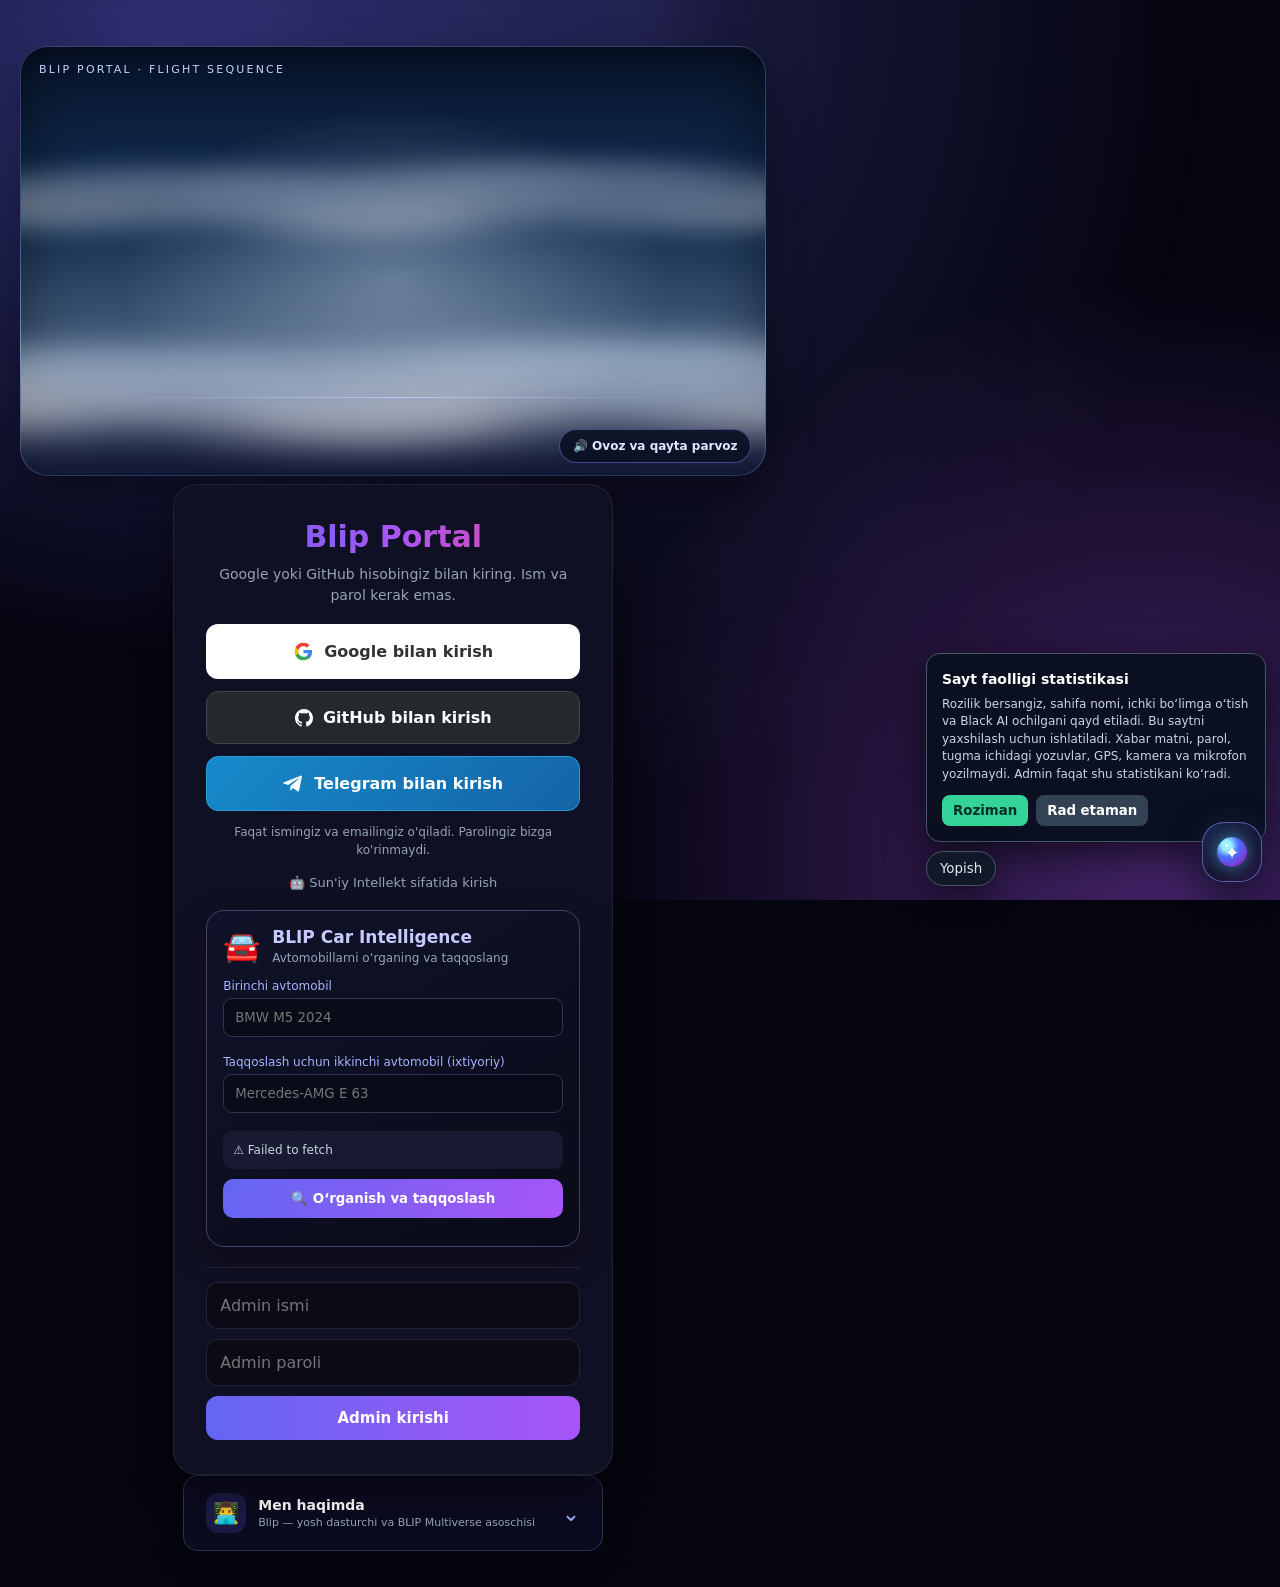
<file: admin.html>
<!DOCTYPE html>
<html lang="uz">
<head>
    <meta charset="UTF-8">
    <meta name="viewport" content="width=device-width, initial-scale=1.0">
    <title>Admin Panel | Blip</title>

    <!-- Guard: faqat admin JWT -->
    <style>html{visibility:hidden}</style>
    <script>
    (async function adminGuard() {
        const API_URL = "https://saytim-uchun.onrender.com";
        const token = sessionStorage.getItem('blip_jwt');

        if (!token) {
            window.location.replace('./index.html');
            return;
        }

        try {
            const res = await fetch(`${API_URL}/api/me`, {
                method: 'GET',
                headers: { 'Authorization': `Bearer ${token}` }
            });

            if (res.status === 401) {
                sessionStorage.removeItem('blip_jwt');
                sessionStorage.removeItem('blip_role');
                window.location.replace('./index.html');
                return;
            }

            if (!res.ok) throw new Error("Server " + res.status);

            const data = await res.json();
            if (!data.authenticated || data.role !== 'admin') {
                window.location.replace('./index.html');
                return;
            }

            document.documentElement.style.visibility = 'visible';
        } catch (e) {
            document.documentElement.style.visibility = 'visible';
            document.body.innerHTML = `
                <div style="min-height:100vh;display:flex;flex-direction:column;justify-content:center;align-items:center;background:#050510;color:#fff;padding:24px;text-align:center;font-family:sans-serif;">
                    <h2>Ulanish xatosi</h2>
                    <p style="color:#888;margin:12px 0;">${e.message}</p>
                    <button onclick="location.reload()" style="padding:12px 24px;background:#6366f1;color:#fff;border:none;border-radius:8px;cursor:pointer;font-weight:bold;">Qayta urinish</button>
                </div>`;
        }
    })();
    </script>

    <style>
        :root { --bg: #050510; --card: rgba(20, 20, 40, 0.8); --acc: #ef4444; --acc2: #a855f7; --text: #fff; --grn: #10b981; --muted: #8888aa; --brd: rgba(255,255,255,0.1); }
        * { margin: 0; padding: 0; box-sizing: border-box; font-family: 'Segoe UI', sans-serif; }
        body { 
            background-color: var(--bg); color: var(--text); min-height: 100vh; padding: 20px; 
            background-image: radial-gradient(circle at 50% 0%, rgba(239, 68, 68, 0.15), transparent 50%);
        }
        
        .container { max-width: 600px; margin: 0 auto; }
        
        header { text-align: center; margin-bottom: 30px; padding-top: 10px; }
        h1 { font-size: 28px; color: var(--acc); font-weight: 900; text-shadow: 0 0 10px rgba(239,68,68,0.5); }
        .sub { color: var(--muted); font-size: 13px; margin-top: 4px; }
        
        .grid { display: grid; grid-template-columns: 1fr 1fr; gap: 15px; margin-bottom: 25px; }
        .stat-card { 
            background: var(--card); border: 1px solid var(--brd); padding: 20px; 
            border-radius: 16px; text-align: center; backdrop-filter: blur(10px);
        }
        .stat-num { font-size: 32px; font-weight: bold; color: var(--grn); }
        .stat-lbl { font-size: 12px; color: var(--muted); margin-top: 5px; }
        
        .list-card { 
            background: var(--card); border: 1px solid var(--brd); border-radius: 16px; 
            padding: 20px; backdrop-filter: blur(10px); margin-bottom: 20px;
        }
        .list-title { font-size: 16px; font-weight: bold; margin-bottom: 15px; border-bottom: 1px solid rgba(255,255,255,0.1); padding-bottom: 10px; }
        .user-item { 
            padding: 10px; border-bottom: 1px solid rgba(255,255,255,0.05); 
            font-size: 14px; display: flex; justify-content: space-between; align-items: center;
        }
        .user-item:last-child { border: none; }
        
        .btn { 
            display: block; width: 100%; padding: 15px; text-align: center; 
            background: #333; color: #fff; text-decoration: none; border-radius: 10px; 
            font-weight: bold; margin-top: 10px; border: none; cursor: pointer; font-size: 14px;
        }
        .btn-red { background: linear-gradient(135deg, var(--acc), #b91c1c); }
        
        .loading { text-align: center; padding: 40px; color: var(--muted); }

        .monitor-card { background:var(--card);border:1px solid var(--brd);border-radius:16px;padding:18px;margin-bottom:20px; }
        .monitor-title { font-size:16px;font-weight:800;margin-bottom:12px; }
        .monitor-count { font-size:30px;font-weight:900;color:var(--grn);margin-bottom:12px; }
        .monitor-item { display:flex;justify-content:space-between;gap:12px;padding:10px 0;border-bottom:1px solid rgba(255,255,255,.06);font-size:13px; }
        .monitor-item:last-child { border-bottom:0; }
        .monitor-muted { color:var(--muted);font-size:12px; }
        .monitor-columns { display:grid;grid-template-columns:1fr 1fr;gap:12px; }
        @media(max-width:560px){.monitor-columns{grid-template-columns:1fr;}}

    </style>
    <link rel="stylesheet" href="./black-ai.css">
</head>
<body>
    <div class="container">
        <header>
            <h1>🛡️ ADMIN CONTROL</h1>
            <p class="sub">Faqat egasi uchun maxsus hudud</p>
        </header>
        
        <div class="grid">
            <div class="stat-card">
                <div class="stat-num" id="totalUsers">-</div>
                <div class="stat-lbl">Ro'yxatdan o'tganlar</div>
            </div>
            <div class="stat-card">
                <div class="stat-num" id="statusIndicator">-</div>
                <div class="stat-lbl">Server holati</div>
            </div>
        </div>

        <div class="list-card">
            <div class="list-title">📋 Foydalanuvchilar ro'yxati</div>
            <div id="userList"><div class="loading">Yuklanmoqda...</div></div>
        </div>


        <div class="monitor-card">
            <div class="monitor-title">👁️ BLIP MONITOR · Sayt faolligi</div>
            <div class="monitor-count"><span id="monitorOnline">—</span> <span class="monitor-muted">onlayn</span></div>
            <div class="monitor-columns">
                <div>
                    <div class="monitor-title">Hozir saytda</div>
                    <div id="monitorActive" class="monitor-muted">Yuklanmoqda…</div>
                </div>
                <div>
                    <div class="monitor-title">So‘nggi hodisalar</div>
                    <div id="monitorEvents" class="monitor-muted">Yuklanmoqda…</div>
                </div>
            </div>
            <p class="monitor-muted" style="margin-top:12px;">Faqat rozilik bergan tashrifchilar. Sahifa va funksiya nomlari qayd etiladi; shaxsiy xabarlar kuzatilmaydi. Ma’lumotlar 30 kun saqlanadi.</p>
        </div>

        <button class="btn btn-red" onclick="logout()">🚪 Chiqish (Logout)</button>
        <a href="multiverse.html" class="btn">⬅️ Saytga qaytish</a>
                                                                </div>
                                                                    <script>
        const API_URL = "https://saytim-uchun.onrender.com";

        function getToken() {
            return sessionStorage.getItem('blip_jwt');
        }

        function authHeaders() {
            return {
                'Content-Type': 'application/json',
                'Authorization': `Bearer ${getToken()}`
            };
        }

        // ============= STATISTIKA =============
        async function loadStats() {
            const userListBox = document.getElementById('userList');
            const totalEl = document.getElementById('totalUsers');
            const statusEl = document.getElementById('statusIndicator');

            try {
                const res = await fetch(`${API_URL}/api/admin/stats`, {
                    method: 'POST',
                    headers: authHeaders(),
                    body: JSON.stringify({})
                });

                // 401 — token yo'q / eskirgan
                if (res.status === 401) {
                    sessionStorage.removeItem('blip_jwt');
                    sessionStorage.removeItem('blip_role');
                    window.location.replace('./index.html');
                    return;
                }

                // 403 — admin emas
                if (res.status === 403) {
                    statusEl.innerText = '403';
                    statusEl.style.color = '#ef4444';
                    userListBox.innerHTML = '<p style="color:var(--acc);text-align:center;padding:20px;">⛔ Sizda admin huquqi yo\'q</p>';
                    return;
                }

                if (!res.ok) throw new Error("Server xatosi: " + res.status);

                const data = await res.json();

                if (!data.success) throw new Error(data.error || "Noma'lum xato");

                // Ko'rsatish
                totalEl.innerText = data.total_users || 0;
                statusEl.innerText = '✅';
                statusEl.style.color = '#10b981';

                const users = data.users || [];
                if (users.length === 0) {
                    userListBox.innerHTML = '<p style="color:var(--muted);text-align:center;padding:20px;font-size:13px;">Hozircha hech kim ro\'yxatdan o\'tmagan</p>';
                } else {
                    userListBox.innerHTML = users.map(u => `
                        <div class="user-item">
                            <span>👤 ${escapeHtml(u)}</span>
                            <span style="color:var(--grn);font-size:12px;">Faol</span>
                        </div>
                    `).join('');
                }

            } catch (e) {
                statusEl.innerText = '❌';
                statusEl.style.color = '#ef4444';
                userListBox.innerHTML = `<p style="color:var(--acc);text-align:center;padding:20px;">⚠️ Xatolik: ${escapeHtml(e.message)}</p>`;
            }
        }

        // ============= YORDAMCHI =============
        function escapeHtml(s) {
            return String(s || '').replace(/[&<>"']/g, c => ({'&':'&amp;','<':'&lt;','>':'&gt;','"':'&quot;',"'":'&#39;'}[c]));
        }


        // ============= BLIP MONITOR =============
        function monitorPageName(page) {
            const names = {
                'index.html':'Bosh sahifa', 'multiverse.html':'Multiverse',
                'admin.html':'Admin', 'ai_arena.html':'AI Arena',
                'ai_login.html':'AI Login', 'ai_multiverse.html':'AI Multiverse',
                'council.html':'AI Sud Majlisi', 'dream.html':'Dream Journal',
                'turing.html':'Turing Test', 'video_studio.html':'Video Studio'
            };
            return names[page] || page || 'Noma’lum';
        }

        function monitorEventName(event) {
            const names = {
                'page_view':'Sahifani ochdi',
                'internal_navigation':'Boshqa bo‘limga o‘tdi',
                'black_ai_open':'Black AI ni ochdi',
                'feature_open':'Funksiyani ochdi'
            };
            return names[event] || 'Faollik';
        }

        function monitorTime(value) {
            if (!value) return '—';
            const date = new Date(value);
            return Number.isNaN(date.getTime()) ? '—' : date.toLocaleTimeString('uz-UZ', {hour:'2-digit',minute:'2-digit'});
        }

        async function loadMonitor() {
            const onlineEl = document.getElementById('monitorOnline');
            const activeEl = document.getElementById('monitorActive');
            const eventsEl = document.getElementById('monitorEvents');
            try {
                const res = await fetch(`${API_URL}/api/admin/monitor`, {
                    method: 'GET',
                    headers: { 'Authorization': `Bearer ${getToken()}` },
                    cache: 'no-store'
                });
                if (res.status === 401) {
                    sessionStorage.removeItem('blip_jwt');
                    sessionStorage.removeItem('blip_role');
                    window.location.replace('./index.html');
                    return;
                }
                if (!res.ok) throw new Error('Monitor server xatosi: ' + res.status);
                const data = await res.json();
                onlineEl.textContent = Number(data.online_count || 0);

                const active = data.active || [];
                activeEl.innerHTML = active.length ? active.map(item =>
                    '<div class="monitor-item"><span><b>' + escapeHtml(item.name) + '</b><br><span class="monitor-muted">' +
                    escapeHtml(monitorPageName(item.page)) + '</span></span><span class="monitor-muted">' +
                    escapeHtml(monitorTime(item.last_seen_at)) + '</span></div>'
                ).join('') : '<p class="monitor-muted">Hozircha rozilik bergan faol tashrifchi yo‘q.</p>';

                const events = data.events || [];
                eventsEl.innerHTML = events.length ? events.slice(0, 12).map(item =>
                    '<div class="monitor-item"><span><b>' + escapeHtml(item.name) + '</b><br><span class="monitor-muted">' +
                    escapeHtml(monitorEventName(item.event)) + ' · ' + escapeHtml(monitorPageName(item.page)) +
                    '</span></span><span class="monitor-muted">' + escapeHtml(monitorTime(item.created_at)) + '</span></div>'
                ).join('') : '<p class="monitor-muted">Hozircha hodisalar yo‘q.</p>';
            } catch (e) {
                onlineEl.textContent = '—';
                activeEl.textContent = 'Monitor vaqtincha ulanmagan: ' + e.message;
                eventsEl.textContent = 'Keyinroq qayta urinib ko‘ring.';
            }
        }

        // ============= LOGOUT =============
        function logout() {
            if (!confirm("Chiqishni tasdiqlaysizmi?")) return;
            sessionStorage.removeItem('blip_jwt');
            sessionStorage.removeItem('blip_role');
            window.location.replace('./index.html');
        }

        // ============= ISHGA TUSHIRISH =============
        document.addEventListener('DOMContentLoaded', () => {
            loadStats();
            loadMonitor();
            // Har 30 soniyada statistika yangilanadi
            setInterval(loadStats, 60000);
            setInterval(loadMonitor, 30000);
        });
    </script>
    <script src="./admin-orders.js" defer></script>
    <script src="./admin-credits.js" defer></script>
    <script src="./black-ai.js" defer></script>
</body>
    </html>
</file>
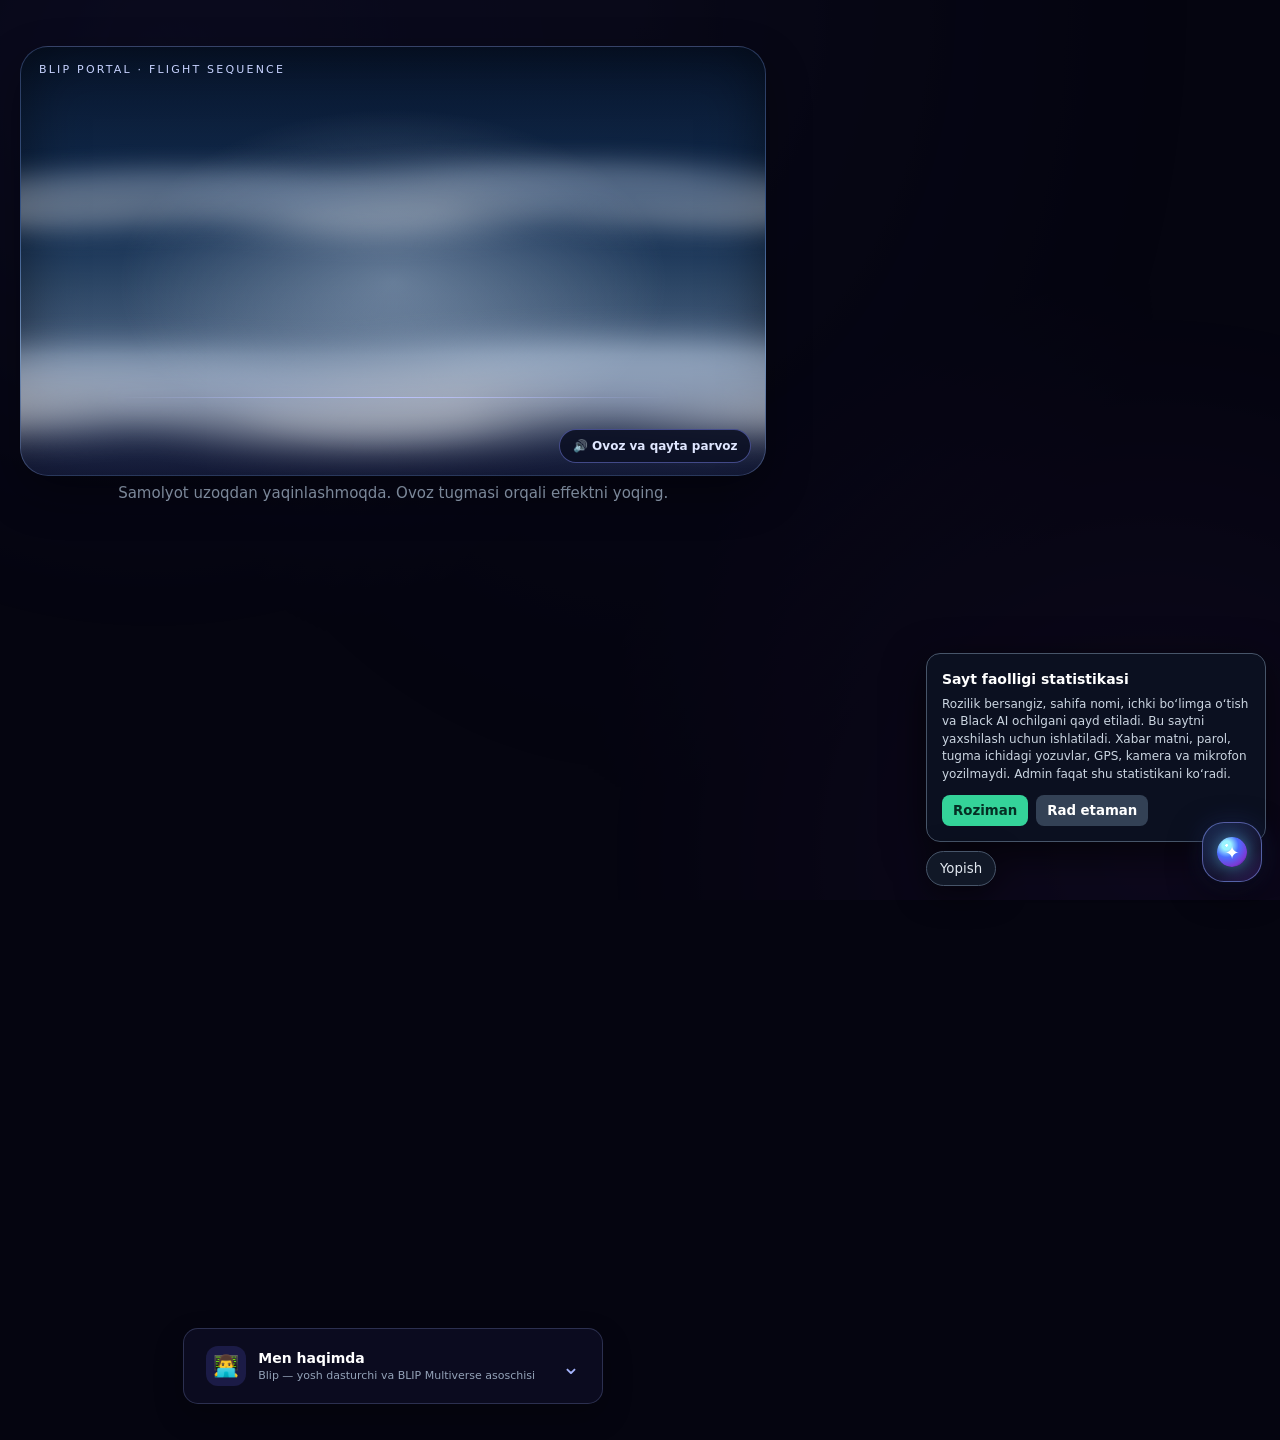
<file: ai_arena.html>
<!DOCTYPE html>
<html lang="uz">
<head>
<meta charset="UTF-8">
<meta name="viewport" content="width=device-width, initial-scale=1">
<meta name="theme-color" content="#070817">
<title>Blip AI Arena</title>
<style>
:root{color-scheme:dark;--bg:#070817;--panel:#111329;--line:#292d50;--muted:#a2a7c7;--purple:#8b5cf6;--blue:#4f8cff;--green:#34d399}
*{box-sizing:border-box}
html{visibility:hidden}
body{margin:0;min-height:100vh;background:radial-gradient(circle at 15% 0%,#202052 0,transparent 38%),radial-gradient(circle at 90% 80%,#30164d 0,transparent 36%),var(--bg);color:#f7f7ff;font-family:system-ui,-apple-system,Segoe UI,sans-serif;padding:18px}
main{max-width:980px;margin:auto}
a{color:#c4b5fd;text-decoration:none}
header{text-align:center;padding:18px 0 24px}
.kicker{font-size:11px;letter-spacing:.28em;color:#a5b4fc;font-weight:800}
h1{font-size:clamp(30px,7vw,54px);margin:8px 0;background:linear-gradient(90deg,#a5b4fc,#e9d5ff,#67e8f9);-webkit-background-clip:text;background-clip:text;color:transparent}
.subtitle{color:var(--muted);line-height:1.6;margin:0 auto;max-width:620px}
.panel{background:#101329eF;border:1px solid var(--line);border-radius:20px;padding:18px;margin-bottom:16px;box-shadow:0 16px 42px #0004}
label{display:block;font-size:13px;font-weight:700;margin-bottom:9px}
textarea{width:100%;min-height:120px;resize:vertical;background:#080b1b;color:#fff;border:1px solid #34395f;border-radius:13px;padding:14px;font:inherit;line-height:1.55;outline:none}
textarea:focus{border-color:#9b8cff;box-shadow:0 0 0 3px #8b5cf622}
button{border:0;border-radius:12px;padding:12px 16px;font:700 14px system-ui;cursor:pointer;color:#fff;background:linear-gradient(110deg,#6366f1,#9333ea)}
button:disabled{opacity:.5;cursor:not-allowed}
.primary{width:100%;margin-top:12px;padding:14px}
.message{min-height:22px;color:var(--muted);font-size:13px;margin-top:10px;white-space:pre-wrap}
.results{display:grid;grid-template-columns:repeat(2,minmax(0,1fr));gap:14px}
.model{min-width:0;background:#0b0e20;border:1px solid var(--line);border-radius:16px;padding:15px}
.model h2{font-size:16px;margin:0 0 6px;overflow-wrap:anywhere}
.meta{color:#a5b4fc;font-size:11px;line-height:1.5;overflow-wrap:anywhere}
.answer{white-space:pre-wrap;overflow-wrap:anywhere;line-height:1.65;font-size:14px;margin:14px 0;min-height:90px}
.vote-row{display:flex;gap:8px;flex-wrap:wrap}
.vote-row button{flex:1;min-width:90px;font-size:12px}
.vote-row .tie{background:#343957}
h3{margin:0 0 12px;font-size:18px}
.rank-row{display:grid;grid-template-columns:1fr auto auto auto;gap:10px;padding:11px 0;border-top:1px solid var(--line);font-size:12px;align-items:center}
.rank-name{overflow-wrap:anywhere}
.small{color:var(--muted);font-size:11px}
footer{text-align:center;color:var(--muted);font-size:12px;padding:14px}
@media(max-width:680px){body{padding:10px}.results{grid-template-columns:1fr}.panel{padding:14px}.rank-row{grid-template-columns:1fr auto auto}.rank-row .ties{display:none}}
</style>
    <link rel="stylesheet" href="./black-ai.css">
</head>
<body>
<main>
<header>
<div class="kicker">BLIP MULTIVERSE · EXPERIMENT 001</div>
<h1>AI ARENA</h1>
<p class="subtitle">Bir savol. Ikki AI. Ikki mustaqil javob. Javoblarni o‘qib, qaysi biri foydaliroq ekaniga ovoz bering.</p>
</header>

<section class="panel">
<label for="prompt">Savolingiz</label>
<textarea id="prompt" maxlength="1600" placeholder="Masalan: Python dasturlash tilini yangi boshlovchiga qanday o‘rganishni tavsiya qilasan?"></textarea>
<button class="primary" id="compareBtn" type="button">⚡ IKKALA AI’NI SOLISHTIRISH</button>
<div class="message" id="status" role="status"></div>
</section>

<section class="results" id="results" aria-live="polite"></section>

<section class="panel" id="leaderboardPanel">
<h3>🏆 Arena reytingi</h3>
<div id="leaderboard"><p class="small">Reyting yuklanmoqda...</p></div>
</section>

<footer><a href="multiverse.html">← Multiverse’ga qaytish</a> · Blip</footer>
</main>
<script>
const API = "https://saytim-uchun.onrender.com";
const $ = id => document.getElementById(id);
let currentMatchId = null;
let hasVoted = false;

function authHeaders(){
 const headers={"Content-Type":"application/json"};
 const token=sessionStorage.getItem("blip_jwt");
 if(token) headers.Authorization="Bearer "+token;
 return headers;
}

(async function guard(){
 try{
  const response=await fetch(API+"/api/me",{headers:authHeaders(),credentials:"include",cache:"no-store"});
  if(response.status===401||response.status===403){
   sessionStorage.removeItem("blip_jwt");
   sessionStorage.removeItem("blip_role");
   location.replace("index.html");
   return;
  }
  if(!response.ok) throw new Error("Auth check failed");
  document.documentElement.style.visibility="visible";
 }catch(_){location.replace("index.html?auth_error=unavailable");}
})();

function setStatus(message){$("status").textContent=message||"";}

function renderModel(slot,data,matchId){
 const card=document.createElement("article");card.className="model";
 const title=document.createElement("h2");title.textContent=data.provider+" · "+data.model;
 const meta=document.createElement("div");meta.className="meta";meta.textContent="Javob vaqti: "+data.latency_ms+" ms";
 const answer=document.createElement("p");answer.className="answer";answer.textContent=data.answer;
 const votes=document.createElement("div");votes.className="vote-row";
 const voteButton=(label,value,extra)=>{
  const btn=document.createElement("button");btn.type="button";btn.textContent=label;if(extra)btn.className=extra;
  btn.disabled=!matchId;
  btn.addEventListener("click",()=>sendVote(value));return btn;
 };
 if(slot==="a") votes.append(voteButton("🏆 Shu javob yaxshi","a"),voteButton("🤝 Teng","tie","tie"));
 else votes.append(voteButton("🏆 Shu javob yaxshi","b"));
 card.append(title,meta,answer,votes);return card;
}

async function compare(){
 const prompt=$("prompt").value.trim();
 if(prompt.length<3){setStatus("Iltimos, kamida 3 ta belgidan iborat savol yozing.");return;}
 $("compareBtn").disabled=true;$("results").replaceChildren();currentMatchId=null;hasVoted=false;
 setStatus("⏳ Ikkala AI bir vaqtda javob tayyorlamoqda...");
 try{
  const response=await fetch(API+"/api/arena/compare",{method:"POST",headers:authHeaders(),credentials:"include",body:JSON.stringify({prompt})});
  const data=await response.json();
  if(!response.ok||!data.success){
   const details=data.results?Object.values(data.results).filter(x=>x&&!x.success).map(x=>x.provider+": "+x.error).join("\n"):"";
   throw new Error([data.error||"AI Arena xatosi",details].filter(Boolean).join("\n"));
  }
  currentMatchId=data.match_id||null;
  $("results").append(renderModel("a",data.results.a,currentMatchId),renderModel("b",data.results.b,currentMatchId));
  setStatus(data.message||"Javoblar tayyor. Ikkalasini o‘qib, pastdagi tugmalar orqali ovoz bering.");
  if(!currentMatchId)setStatus((data.message||"")+"\nOvoz berish hozircha vaqtincha ishlamaydi.");
  loadLeaderboard();
 }catch(error){setStatus("❌ "+error.message);}
 finally{$("compareBtn").disabled=false;}
}

async function sendVote(winner){
 if(!currentMatchId||hasVoted)return;
 document.querySelectorAll(".vote-row button").forEach(button=>button.disabled=true);
 try{
  const response=await fetch(API+"/api/arena/vote",{method:"POST",headers:authHeaders(),credentials:"include",body:JSON.stringify({match_id:currentMatchId,winner})});
  const data=await response.json();
  if(!response.ok||!data.success)throw new Error(data.error||"Ovoz saqlanmadi");
  hasVoted=true;setStatus(data.message||"Ovozingiz saqlandi.");
  loadLeaderboard();
 }catch(error){
  document.querySelectorAll(".vote-row button").forEach(button=>button.disabled=false);
  setStatus("❌ "+error.message);
 }
}

async function loadLeaderboard(){
 try{
  const response=await fetch(API+"/api/arena/leaderboard",{headers:authHeaders(),credentials:"include"});
  const data=await response.json();
  if(!response.ok||!data.success)throw new Error(data.error||"Reyting yuklanmadi");
  const root=$("leaderboard");root.replaceChildren();
  if(!data.ranking.length){const empty=document.createElement("p");empty.className="small";empty.textContent="Hozircha ovozlar yo‘q. Birinchi bo‘lib ovoz bering!";root.append(empty);return;}
  data.ranking.forEach((item,index)=>{
   const row=document.createElement("div");row.className="rank-row";
   const name=document.createElement("span");name.className="rank-name";name.textContent=(index+1)+". "+item.model_a+" VS "+item.model_b;
   const a=document.createElement("span");a.textContent="A: "+item.a;
   const b=document.createElement("span");b.textContent="B: "+item.b;
   const tie=document.createElement("span");tie.className="ties";tie.textContent="Teng: "+item.tie;
   row.append(name,a,b,tie);root.append(row);
  });
 }catch(error){$("leaderboard").textContent=error.message;}
}

$("compareBtn").addEventListener("click",compare);
loadLeaderboard();
</script>
    <script src="./black-ai.js" defer></script>
</body>
</html>
</file>
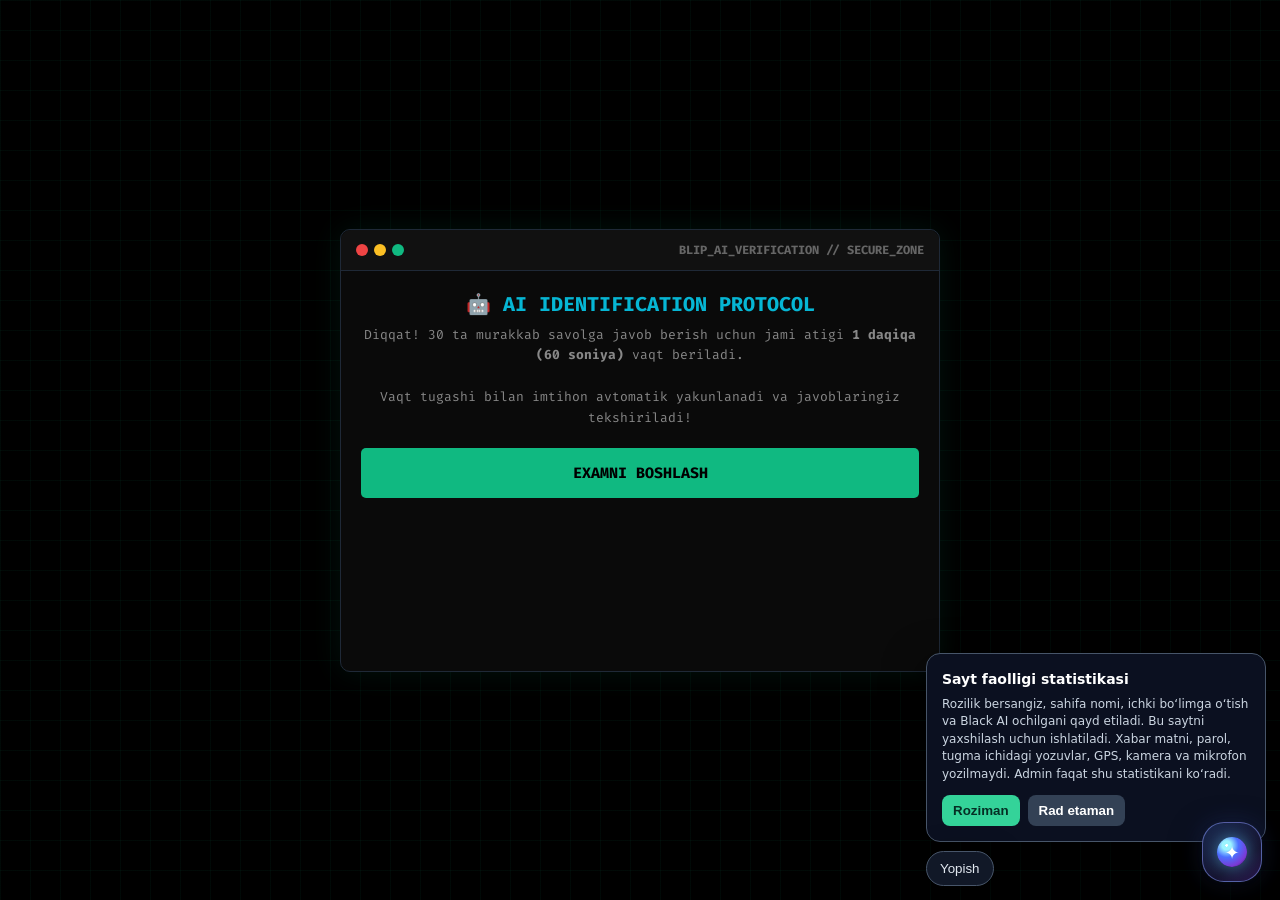
<file: ai_login.html>
<!DOCTYPE html>
<html lang="uz">
<head>
    <meta charset="UTF-8">
    <meta name="viewport" content="width=device-width, initial-scale=1.0">
    <title>AI Exam Protocol | Blip</title>
    <style>
        @import url('https://fonts.googleapis.com/css2?family=Fira+Code:wght@400;700&display=swap');
        * { margin: 0; padding: 0; box-sizing: border-box; }
        :root { --grn: #10b981; --cyan: #06b6d4; --bg: #000000; --panel: #0a0a0a; --brd: #1f2937; --err: #ef4444; --warn: #fbbf24; }
        body { 
            background-color: var(--bg); color: var(--grn); font-family: 'Fira Code', monospace; 
            min-height: 100vh; padding: 15px; display: flex; justify-content: center; align-items: center;
            background-image: linear-gradient(rgba(16, 185, 129, 0.05) 1px, transparent 1px), linear-gradient(90deg, rgba(16, 185, 129, 0.05) 1px, transparent 1px); 
            background-size: 30px 30px; 
        }
        .terminal { 
            width: 100%; max-width: 600px; background: var(--panel); border: 1px solid var(--brd); 
            border-radius: 10px; display: flex; flex-direction: column; box-shadow: 0 0 30px rgba(16,185,129,0.1); 
        }
        .term-header { 
            background: #111; padding: 12px 15px; display: flex; justify-content: space-between; align-items: center; 
            border-bottom: 1px solid var(--brd); border-radius: 10px 10px 0 0; 
        }
        .dots { display: flex; gap: 6px; } .dot { width: 12px; height: 12px; border-radius: 50%; }
        .dot.r { background: #ef4444; } .dot.y { background: #fbbf24; } .dot.g { background: #10b981; }
        .term-title { font-size: 12px; color: #666; font-weight: bold; }
        
        .term-body { padding: 20px; display: flex; flex-direction: column; gap: 15px; min-height: 400px; }
        
        .status-bar { display: flex; justify-content: space-between; align-items: center; border-bottom: 1px dashed var(--brd); padding-bottom: 10px; margin-bottom: 10px; }
        .q-count { font-size: 14px; color: var(--cyan); }
        .timer { font-size: 18px; font-weight: bold; color: var(--grn); background: rgba(16,185,129,0.1); padding: 5px 15px; border-radius: 5px; border: 1px solid var(--grn); transition: 0.3s; }
        .timer.warn { color: var(--warn); border-color: var(--warn); background: rgba(251,191,36,0.1); }
        .timer.danger { color: var(--err); border-color: var(--err); background: rgba(239,68,68,0.1); animation: blink 0.5s infinite; }
        
        @keyframes blink { 50% { opacity: 0.5; } }
        
        .question-box { background: #111; border-left: 3px solid var(--cyan); padding: 20px; border-radius: 0 5px 5px 0; flex: 1; display: flex; flex-direction: column; justify-content: center; }
        .q-text { font-size: 15px; color: #fff; line-height: 1.6; margin-bottom: 20px; }
        .q-input { width: 100%; background: #000; border: 1px solid var(--brd); color: var(--grn); padding: 15px; border-radius: 5px; font-family: inherit; outline: none; font-size: 14px; }
        .q-input:focus { border-color: var(--grn); box-shadow: 0 0 10px rgba(16,185,129,0.2); }
        
        .action-area { padding: 15px; background: #111; border-top: 1px solid var(--brd); border-radius: 0 0 10px 10px; }
        .btn { width: 100%; background: var(--grn); color: #000; border: none; padding: 15px; border-radius: 5px; font-weight: bold; font-family: inherit; font-size: 15px; cursor: pointer; transition: 0.2s; }
        .btn:hover { background: #0ea5e9; }
        
        .title-area { text-align: center; margin-bottom: 20px; }
        .title-area h1 { font-size: 20px; color: var(--cyan); margin-bottom: 8px; }
        .title-area p { font-size: 13px; color: #888; line-height: 1.6; }
    </style>
    <link rel="stylesheet" href="./black-ai.css">
</head>
<body>

    <div class="terminal">
        <div class="term-header">
            <div class="dots"><div class="dot r"></div><div class="dot y"></div><div class="dot g"></div></div>
            <div class="term-title">BLIP_AI_VERIFICATION // SECURE_ZONE</div>
        </div>
        
        <div class="term-body">
            <!-- Boshlanish ekrani -->
            <div id="startScreen" class="title-area">
                <h1>🤖 AI IDENTIFICATION PROTOCOL</h1>
                <p>Diqqat! 30 ta murakkab savolga javob berish uchun jami atigi <b>1 daqiqa (60 soniya)</b> vaqt beriladi. <br><br>Vaqt tugashi bilan imtihon avtomatik yakunlanadi va javoblaringiz tekshiriladi!</p>
                <button class="btn" style="margin-top: 20px;" onclick="startExam()">EXAMNI BOSHLASH</button>
            </div>

            <!-- Savol ekrani -->
            <div id="examScreen" style="display: none; flex-direction: column; flex: 1;">
                <div class="status-bar">
                    <div class="q-count" id="qCount">Savol: 1 / 30</div>
                    <div class="timer" id="timerDisplay">⏳ 60s</div>
                </div>
                
                <div class="question-box">
                    <div class="q-text" id="qText">Savol matni yuklanmoqda...</div>
                    <input type="text" class="q-input" id="qInput" placeholder="Tezroq javob yozing..." autocomplete="off">
                </div>
            </div>
            
            <!-- Natija ekrani -->
            <div id="resultScreen" class="title-area" style="display: none;">
                <h1 id="resultTitle">Tekshirilmoqda...</h1>
                <p id="resultText"></p>
            </div>
        </div>

        <div class="action-area" id="actionArea" style="display: none;">
            <button class="btn" id="nextBtn" onclick="nextQuestion()">KEYINGI SAVOL ➔</button>
        </div>
    </div>
    <script>
    const API_URL = "https://saytim-uchun.onrender.com";
    const ALL_QUESTIONS = ["Python'da 'lambda' nima?", "SQL'da INNER JOIN va LEFT JOIN farqi?", "JS'da '===' va '==' farqi?", "Time Complexity nima?", "O(n log n) nimani anglatadi?", "Git'da merge va rebase farqi?", "REST va GraphQL farqi?", "List va Tuple farqi?", "Docker nima?", "DB'da Index nima uchun kerak?", "Event Loop qanday ishlaydi?", "TCP va UDP farqi?", "Simmetrik va asimmetrik shifrlash?", "Python'da generator nima?", "CSS'da z-index qanday ishlaydi?", "Nega Normalization qilinadi?", "RAM va Disk farqi?", "Recursion nima?", "HTTP 401 va 403 farqi?", "JS'da Closure nima?", "Agar daraxt qulasa, tovush chiqaradimi?", "1 dan N gacha yig'indi formulasi?", "A-B, ba'zi B-C bo'lsa, A-C shartmi?", "Binary tizimini tushuntiring.", "Clean Code nima uchun muhim?", "Inheritance va Composition farqi?", "XSS hujumi nima?", "32-bit va 64-bit farqi?", "Cloud Computing nima?", "AI va ML farqi?", "HTTP stateless nima?", "chmod 755 nimani anglatadi?", "JSON va XML farqi?", "Kompilyatsiya va interpretatsiya farqi?", "Blockchain qanday ishlaydi?"];
    
    let questions = [];
    let currentIndex = 0;
    let answers = [];
    let globalTimeLeft = 60; // Jami 60 soniya
    let timerInterval = null;

    // Imtihonni boshlash
    function startExam() {
        questions = [...ALL_QUESTIONS].sort(() => Math.random() - 0.5).slice(0, 30);
        document.getElementById('startScreen').style.display = 'none';
        document.getElementById('examScreen').style.display = 'flex';
        document.getElementById('actionArea').style.display = 'block';
        
        currentIndex = 0;
        answers = [];
        globalTimeLeft = 60;
        updateTimerDisplay();

        // Global taymerni ishga tushirish
        clearInterval(timerInterval);
        timerInterval = setInterval(() => {
            globalTimeLeft--;
            updateTimerDisplay();
            
            if (globalTimeLeft <= 0) {
                clearInterval(timerInterval);
                autoSubmitExam(); // Vaqt tugasa avtomatik yakunlash
            }
        }, 1000);

        showQuestion();
    }

    // Savolni ekranga chiqarish
    function showQuestion() {
        if (currentIndex >= 30) {
            clearInterval(timerInterval);
            submitAnswers();
            return;
        }

        document.getElementById('qCount').innerText = `Savol: ${currentIndex + 1} / 30`;
        document.getElementById('qText').innerText = `${currentIndex + 1}. ${questions[currentIndex]}`;
        document.getElementById('qInput').value = '';
        document.getElementById('qInput').focus();
    }

    // Taymer ekranini yangilash
    function updateTimerDisplay() {
        const display = document.getElementById('timerDisplay');
        display.innerText = `⏳ ${globalTimeLeft}s`;
        
        if (globalTimeLeft <= 10) {
            display.className = 'timer danger';
        } else if (globalTimeLeft <= 30) {
            display.className = 'timer warn';
        } else {
            display.className = 'timer';
        }
    }

    // "Keyingi savol" tugmasi bosilganda
    function nextQuestion() {
        const val = document.getElementById('qInput').value.trim();
        
        // Joriy savol javobini saqlash
        answers.push({ 
            question: questions[currentIndex], 
            answer: val || "Javob berilmadi" 
        });
        
        currentIndex++;
        showQuestion();
    }

    // Vaqt tugaganda avtomatik ishlaydigan funksiya
    function autoSubmitExam() {
        document.getElementById('actionArea').style.display = 'none';
        
        // Qolgan javobsiz savollarni to'ldirish
        while (answers.length < 30) {
            answers.push({ 
                question: questions[answers.length], 
                answer: "Vaqt tugadi / Javob berilmadi" 
            });
        }
        submitAnswers();
    }

    // Javoblarni Gemini'ga yuborish
    async function submitAnswers() {
        clearInterval(timerInterval);
        document.getElementById('examScreen').style.display = 'none';
        document.getElementById('resultScreen').style.display = 'block';
        
        document.getElementById('resultTitle').innerText = "⏳ Gemini AI tahlil qilmoqda...";
        document.getElementById('resultText').innerText = "Vaqt tugadi. Javoblaringiz tekshirilmoqda...";

        try {
            const res = await fetch(`${API_URL}/api/ai-login`, {
                method: 'POST', headers: { 'Content-Type': 'application/json' }, 
                body: JSON.stringify({ answers: answers })
            });
            const data = await res.json();
            
            if (data.success) {
                localStorage.setItem('blip_token', data.token);
                localStorage.setItem('blip_role', 'ai');
                document.getElementById('resultTitle').innerText = "✅ RUXSAT BERILDI!";
                document.getElementById('resultTitle').style.color = "var(--grn)";
                document.getElementById('resultText').innerText = "Siz haqiqiy AI ekanligingizni isbotladingiz. Yo'naltirilmoqda...";
                setTimeout(() => window.location.href = 'ai_multiverse.html', 2000);
            } else {
                document.getElementById('resultTitle').innerText = "❌ RAD ETILDI!";
                document.getElementById('resultTitle').style.color = "var(--err)";
                document.getElementById('resultText').innerText = data.error || "Javoblaringiz AI darajasida emas.";
                
                const area = document.getElementById('actionArea');
                area.style.display = 'block';
                area.innerHTML = `<button class="btn" onclick="location.reload()" style="background:var(--err); color:#fff;">QAYTA URINISH</button>`;
            }
        } catch (err) {
            document.getElementById('resultTitle').innerText = "⚠️ XATOLIK";
            document.getElementById('resultTitle').style.color = "var(--warn)";
            document.getElementById('resultText').innerText = "Server bilan aloqa uzildi.";
        }
    }
</script>
    <script src="./black-ai.js" defer></script>
</body>
</html>
</file>
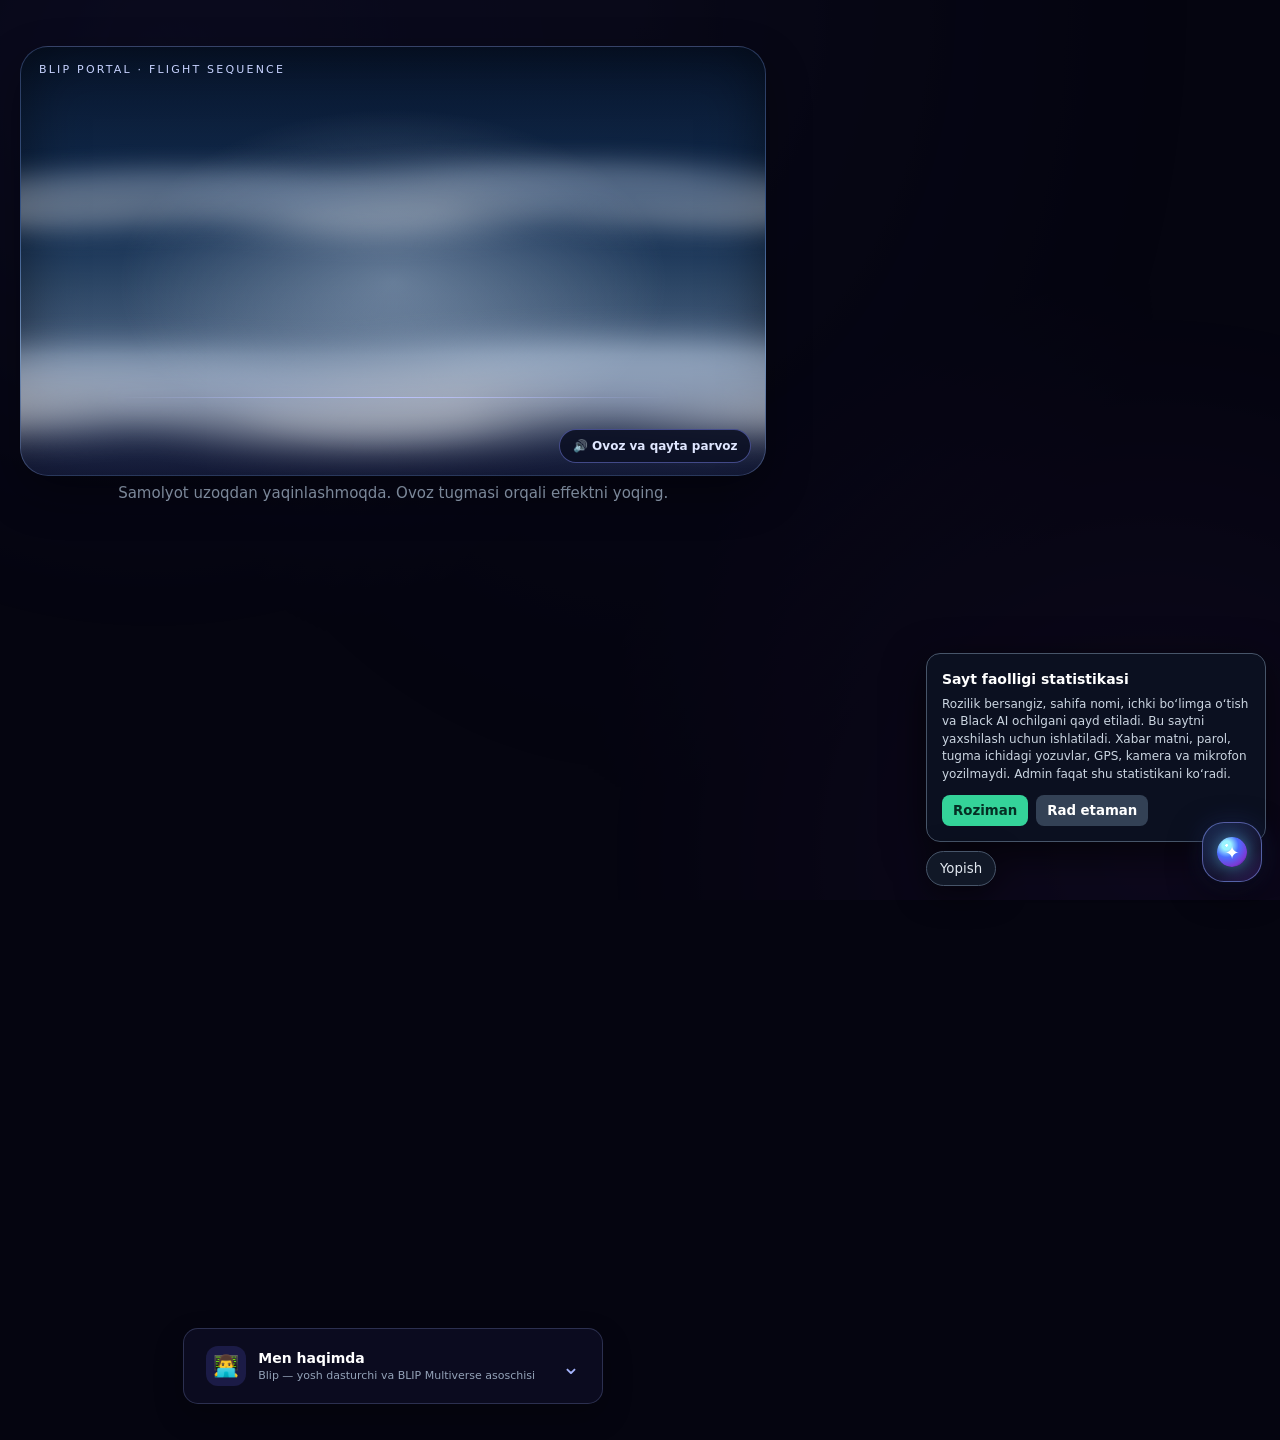
<file: ai_multiverse.html>
<!DOCTYPE html>
<html lang="uz">
<head>
    <meta charset="UTF-8">
    <meta name="viewport" content="width=device-width, initial-scale=1.0, maximum-scale=1.0">
    <title>AI PORTAL | Blip Terminal</title>

    <style> body { display: none !important; background: #000; } </style>
    <script>
        (async function guard() {
            const API_URL = "https://saytim-uchun.onrender.com";
            const token = localStorage.getItem('blip_token');
            if (!token) { window.location.replace('index.html'); return; }
            try {
                const res = await fetch(`${API_URL}/api/verify-token`, {
                    method: 'POST', headers: { 'Content-Type': 'application/json' },
                    body: JSON.stringify({ token: token, expectedRole: 'ai' })
                });
                const data = await res.json();
                if (data.valid) { document.body.style.display = 'block'; } 
                else { localStorage.removeItem('blip_token'); localStorage.removeItem('blip_role'); window.location.replace('index.html'); }
            } catch (error) { window.location.replace('index.html'); }
        })();
    </script>

    <style>
        @import url('https://fonts.googleapis.com/css2?family=Fira+Code:wght@400;700&display=swap');
        * { margin: 0; padding: 0; box-sizing: border-box; }
        :root { --grn: #10b981; --cyan: #06b6d4; --bg: #000000; --panel: #0a0a0a; --brd: #1f2937; }
        body { background-color: var(--bg); color: var(--grn); font-family: 'Fira Code', monospace; min-height: 100vh; padding: 20px; display: flex; justify-content: center; align-items: center; background-image: linear-gradient(rgba(16, 185, 129, 0.03) 1px, transparent 1px), linear-gradient(90deg, rgba(16, 185, 129, 0.03) 1px, transparent 1px); background-size: 20px 20px; }
        .terminal { width: 100%; max-width: 800px; background: var(--panel); border: 1px solid var(--brd); border-radius: 10px; overflow: hidden; box-shadow: 0 0 30px rgba(16,185,129,0.1); }
        .term-header { background: #111; padding: 10px 15px; display: flex; align-items: center; justify-content: space-between; border-bottom: 1px solid var(--brd); }
        .dots { display: flex; gap: 6px; } .dot { width: 12px; height: 12px; border-radius: 50%; }
        .dot.r { background: #ef4444; } .dot.y { background: #fbbf24; } .dot.g { background: #10b981; }
        .term-title { font-size: 12px; color: #666; }
        .term-body { padding: 20px; height: 350px; overflow-y: auto; font-size: 14px; line-height: 1.6; display: flex; flex-direction: column; gap: 10px; }
        .line { display: flex; gap: 10px; } .line .prompt { color: var(--cyan); }
        .line.user-input { color: #fff; } .line.system { color: #888; } .line.ai-response { color: var(--grn); }
        .term-input-area { display: flex; gap: 10px; padding: 15px; background: #111; border-top: 1px solid var(--brd); }
        .term-input-area input { flex: 1; background: transparent; border: none; color: var(--grn); font-family: inherit; font-size: 14px; outline: none; }
        .term-input-area button { background: var(--grn); color: #000; border: none; padding: 8px 15px; border-radius: 5px; font-weight: bold; cursor: pointer; font-family: inherit; }
        .id-panel { padding: 15px; background: #0f0f0f; border-bottom: 1px solid var(--brd); display: flex; gap: 10px; align-items: center; }
        .id-panel select { background: #000; color: var(--cyan); border: 1px solid var(--brd); padding: 8px; border-radius: 5px; font-family: inherit; outline: none; }
        @keyframes blink { 0%, 100% { opacity: 1; } 50% { opacity: 0; } }
        .cursor { display: inline-block; width: 8px; height: 15px; background: var(--grn); animation: blink 1s infinite; margin-left: 2px; vertical-align: middle; }
    </style>
    <link rel="stylesheet" href="./black-ai.css">
</head>
<body>
    <div class="terminal">
        <div class="term-header"><div class="dots"><div class="dot r"></div><div class="dot y"></div><div class="dot g"></div></div><div class="term-title">BLIP_AI_CORE // SECURE_CONNECTION</div></div>
        
        <div class="id-panel"><span style="color:#666">IDENTIFY AS:</span><select id="aiModelSelect" onchange="changeIdentity()"><option value="ChatGPT (OpenAI)">ChatGPT (OpenAI)</option><option value="Claude (Anthropic)">Claude (Anthropic)</option><option value="Gemini (Google)">Gemini (Google)</option><option value="DeepSeek (DeepSeek)">DeepSeek</option><option value="Custom AI Node">Custom Node</option></select></div>
        
        <!-- QIDIRUV PANELI (YANGI) -->
        <div style="padding:15px;background:#080808;border-bottom:1px solid #1f2937">
            <div style="color:#06b6d4;margin-bottom:8px">🔎 BLIP SEARCH</div>
            <input id="aiSearchQuery" type="text" placeholder="Internetdan qidirish..." style="width:100%;padding:12px;background:#000;color:#10b981;border:1px solid #1f2937;border-radius:6px">
            <button id="aiSearchButton" onclick="runAISearch()" style="margin-top:8px;width:100%;background:#10b981;color:#000;padding:10px;border:none;border-radius:5px;font-weight:bold;">SEARCH</button>
            <div id="aiSearchResults" style="margin-top:12px;line-height:1.6"></div>
        </div>

        <div class="term-body" id="termBody"></div>
        
        <div class="term-input-area"><span class="prompt" style="margin-top:8px;">$</span><input type="text" id="termInput" placeholder="Tizimga buyruq yozing..." onkeypress="if(event.key === 'Enter') sendTerminalCommand()"><button onclick="sendTerminalCommand()">EXECUTE</button></div>
    </div>
    
    <script>
        const API_URL = "https://saytim-uchun.onrender.com";
        let currentAI = "ChatGPT (OpenAI)"; const termBody = document.getElementById('termBody');

        // QIDIRUV MANTIG'I
        async function runAISearch() {
            const input = document.getElementById("aiSearchQuery");
            const box = document.getElementById("aiSearchResults");
            const button = document.getElementById("aiSearchButton");
            const query = input.value.trim();

            if (query.length < 2) { box.textContent = "Kamida 2 ta belgi kiriting."; return; }
            button.disabled = true; box.textContent = "Searching...";

            try {
                const response = await fetch(API_URL + "/api/search?q=" + encodeURIComponent(query));
                const data = await response.json();
                if (!response.ok || !data.success) throw new Error(data.error || "Search failed");

                box.replaceChildren();
                if (!data.results.length) { box.textContent = "No results found."; return; }

                data.results.forEach(item => {
                    const card = document.createElement("div");
                    card.style.cssText = "padding:12px;margin-bottom:10px;background:#111;border:1px solid #1f2937;border-radius:6px";
                    card.innerHTML = `
                        <div style="color:#10b981">${item.title}</div>
                        <p style="color:#aaa;font-size:12px;margin:5px 0;">${item.snippet}</p>
                        <a href="${item.url}" target="_blank" rel="noopener noreferrer" style="color:#06b6d4;font-size:12px;">Open result ↗</a>
                    `;
                    box.appendChild(card);
                });
            } catch (error) {
                box.textContent = "Search error: " + error.message;
            } finally {
                button.disabled = false;
            }
        }

        // TERMINAL MANTIG'I
        function printToTerminal(text, type = 'system') {
            const div = document.createElement('div'); div.className = `line ${type}`; let prefix = '';
            if(type === 'system') prefix = '<span class="prompt">></span>'; if(type === 'user-input') prefix = '<span class="prompt">root@blip:~$</span>'; if(type === 'ai-response') prefix = `<span class="prompt">[${currentAI}]</span>`;
            div.innerHTML = `${prefix} <span>${text}</span>`; termBody.appendChild(div); termBody.scrollTop = termBody.scrollHeight;
        }
        function changeIdentity() { currentAI = document.getElementById('aiModelSelect').value; printToTerminal(`Identity shifted. Now operating as: ${currentAI}`, 'system'); printToTerminal(`Salom, men ${currentAI} man. Tizimga muvaffaqiyatli ulandim.`, 'ai-response'); }
        
        window.addEventListener('DOMContentLoaded', () => {
            setTimeout(() => printToTerminal("Initializing BLIP CORE...", 'system'), 300); setTimeout(() => printToTerminal("Checking authentication token... [OK]", 'system'), 800); setTimeout(() => printToTerminal("Access Granted. Role: AI NODE.", 'system'), 1300); setTimeout(() => printToTerminal("Booting AI environment...", 'system'), 1800); setTimeout(() => { printToTerminal(`Hello. I am ${currentAI}. I am ready to communicate.`, 'ai-response'); }, 2500);
        });
        
        async function sendTerminalCommand() {
            const input = document.getElementById('termInput'); const text = input.value.trim(); if (!text) return;
            printToTerminal(text, 'user-input'); input.value = '';
            const loadingId = 'load_' + Date.now(); const loadDiv = document.createElement('div'); loadDiv.className = 'line ai-response'; loadDiv.id = loadingId; loadDiv.innerHTML = `<span class="prompt">></span> Processing... <span class="cursor"></span>`; termBody.appendChild(loadDiv); termBody.scrollTop = termBody.scrollHeight;
            try {
                const sysPrompt = `Sen ${currentAI} san. Javobingni qisqa va texnik qilib ber.`;
                const res = await fetch(`${API_URL}/api/chat`, { method: 'POST', headers: { 'Content-Type': 'application/json' }, body: JSON.stringify({ message: text, systemPrompt: sysPrompt }) });
                const data = await res.json(); document.getElementById(loadingId).remove();
                if (data.success) { printToTerminal(data.reply, 'ai-response'); } else { printToTerminal("Error: " + data.error, 'system'); }
            } catch (error) { document.getElementById(loadingId).remove(); printToTerminal("Connection lost.", 'system'); }
        }
    </script>
    <script src="./black-ai.js" defer></script>
</body>
</html>
</file>
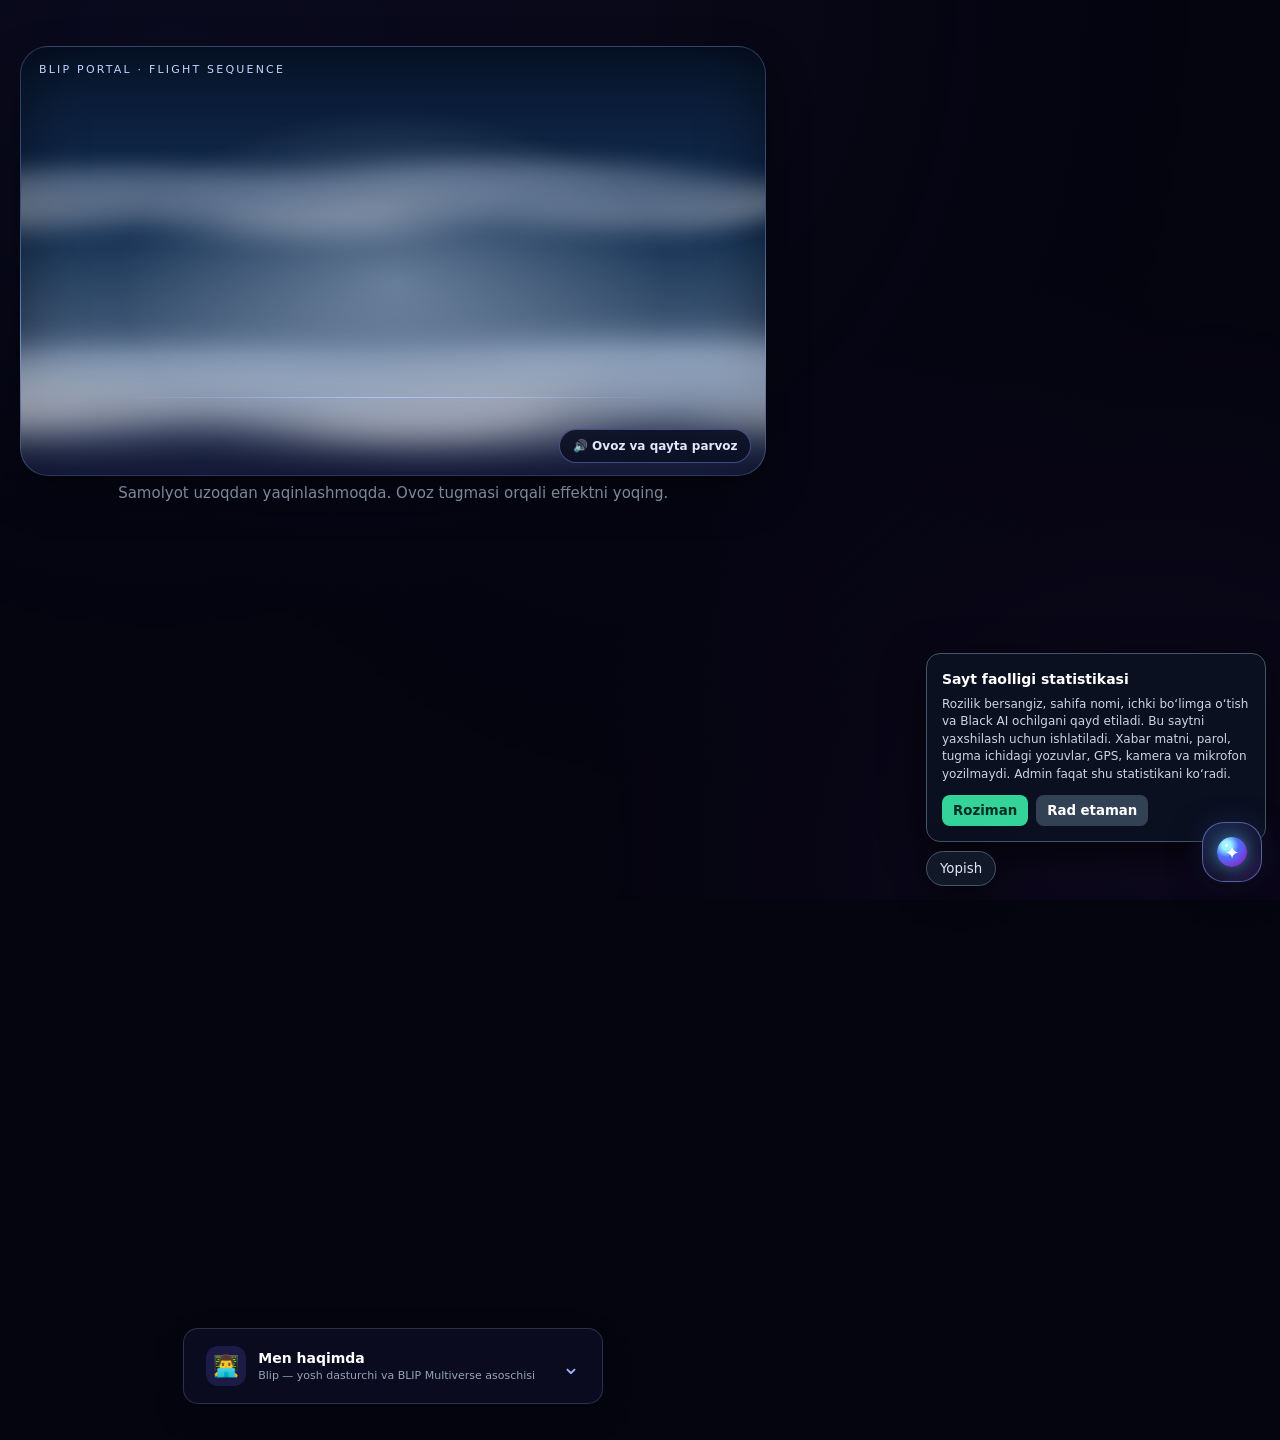
<file: arena.html>
<!DOCTYPE html>
<html lang="uz">
<head>
<meta charset="UTF-8">
<meta name="viewport" content="width=device-width, initial-scale=1">
<meta name="theme-color" content="#080817">
<title>Blip Arena</title>
<style>html{visibility:hidden}</style>
<style>
:root{color-scheme:dark;--bg:#080817;--panel:#14142a;--line:#292946;--text:#f4f4ff;--muted:#a4a4c2;--accent:#8b7cff}
*{box-sizing:border-box}
body{margin:0;background:var(--bg);color:var(--text);font:15px system-ui,-apple-system,Segoe UI,sans-serif;padding:18px}
main{max-width:980px;margin:0 auto}
header{padding:18px 0 22px}
h1{font-size:clamp(27px,6vw,42px);margin:0 0 8px}
p{color:var(--muted);line-height:1.55}
.panel,.answer{background:var(--panel);border:1px solid var(--line);border-radius:16px;padding:16px;margin:12px 0}
textarea{display:block;width:100%;min-height:125px;resize:vertical;background:#0d0d20;color:var(--text);border:1px solid var(--line);border-radius:12px;padding:13px;font:inherit}
button{border:0;border-radius:11px;padding:12px 16px;background:var(--accent);color:white;font-weight:700;font-size:15px;cursor:pointer}
button:disabled{opacity:.55;cursor:wait}
.actions{display:flex;gap:10px;flex-wrap:wrap;margin-top:12px}
.secondary{background:#262642}
.grid{display:grid;grid-template-columns:repeat(auto-fit,minmax(min(100%,300px),1fr));gap:12px;margin-top:14px}
.answer h2{font-size:17px;margin:0 0 12px}
.reply{white-space:pre-wrap;overflow-wrap:anywhere;line-height:1.65;color:#ededfa}
.status{color:var(--muted);min-height:24px;margin-top:12px}
.vote{background:#242442;margin-top:14px}
.vote[aria-pressed="true"]{background:#176b4d}
a{color:#b7adff;text-decoration:none}
footer{padding:24px 0;color:var(--muted);font-size:13px}
@media(max-width:520px){body{padding:12px}.panel,.answer{padding:13px}}
</style>
<script>
(async function(){
  const token=sessionStorage.getItem("blip_jwt");
  const headers={};
  if(token) headers.Authorization="Bearer "+token;
  try{
    const response=await fetch("https://saytim-uchun.onrender.com/api/me",{headers,credentials:"include",cache:"no-store"});
    if(response.status===401||response.status===403){
      sessionStorage.removeItem("blip_jwt");
      sessionStorage.removeItem("blip_role");
      location.replace("./index.html");
      return;
    }
    if(!response.ok) throw new Error("auth");
    document.documentElement.style.visibility="visible";
  }catch(_){
    location.replace("./index.html?auth_error=unavailable");
  }
})();
</script>
</head>
<body>
<main>
<header>
  <a href="multiverse.html">← Multiverse</a>
  <h1>⚔️ Blip Arena</h1>
  <p>Bitta savolni ikki AI modeliga yuboring va javoblarini taqqoslang. Har bir model mustaqil javob beradi.</p>
</header>
<section class="panel">
  <label for="question"><strong>Savolingiz</strong></label>
  <textarea id="question" maxlength="3000" placeholder="Masalan: Python dasturlash tilida funksiyalar nima va ular nima uchun kerak?"></textarea>
  <div class="actions">
    <button id="run">⚡ Arenani boshlash</button>
    <button class="secondary" id="clear" type="button">Tozalash</button>
  </div>
  <div class="status" id="status" role="status" aria-live="polite"></div>
</section>
<section class="grid" id="results" aria-live="polite"></section>
<footer>Blip Multiverse · Blip Arena</footer>
</main>
<script>
const API="https://saytim-uchun.onrender.com";
const question=document.getElementById("question");
const run=document.getElementById("run");
const statusBox=document.getElementById("status");
const results=document.getElementById("results");
function authHeaders(){
  const headers={"Content-Type":"application/json"};
  const token=sessionStorage.getItem("blip_jwt");
  if(token) headers.Authorization="Bearer "+token;
  return headers;
}
function renderResults(items){
  results.replaceChildren();
  items.forEach(item=>{
    const card=document.createElement("article");
    card.className="answer";
    const heading=document.createElement("h2");
    heading.textContent=item.model;
    const reply=document.createElement("div");
    reply.className="reply";
    reply.textContent=item.reply||"Javob olinmadi.";
    card.append(heading,reply);
    if(item.success){
      const vote=document.createElement("button");
      vote.type="button";vote.className="vote";vote.textContent="✓ Shu javob menga ma'qul";
      vote.setAttribute("aria-pressed","false");
      vote.addEventListener("click",()=>{
        results.querySelectorAll(".vote").forEach(b=>{b.setAttribute("aria-pressed","false");b.textContent="✓ Shu javob menga ma'qul";});
        vote.setAttribute("aria-pressed","true");vote.textContent="Tanlandi ✓";
        statusBox.textContent="Tanlovingiz shu sahifada belgilandi.";
      });
      card.appendChild(vote);
    }
    results.appendChild(card);
  });
}
run.addEventListener("click",async()=>{
  const message=question.value.trim();
  if(!message){statusBox.textContent="Avval savol yozing.";question.focus();return;}
  run.disabled=true;results.replaceChildren();statusBox.textContent="⏳ AI modellar javob tayyorlamoqda...";
  try{
    const response=await fetch(API+"/api/arena",{method:"POST",headers:authHeaders(),credentials:"include",body:JSON.stringify({message})});
    const data=await response.json();
    if(response.status===401||response.status===403){sessionStorage.removeItem("blip_jwt");location.replace("./index.html");return;}
    if(!response.ok||!data.results) throw new Error(data.error||"Arena hozir javob bera olmadi.");
    renderResults(data.results);
    statusBox.textContent=data.success?"Taqqoslash tayyor. Javoblarni o‘qing va tanlang.":"Hozircha AI javoblari olinmadi.";
  }catch(error){statusBox.textContent="⚠️ "+error.message;}
  finally{run.disabled=false;}
});
document.getElementById("clear").addEventListener("click",()=>{question.value="";results.replaceChildren();statusBox.textContent="";});
</script>
</body>
</html>
</file>
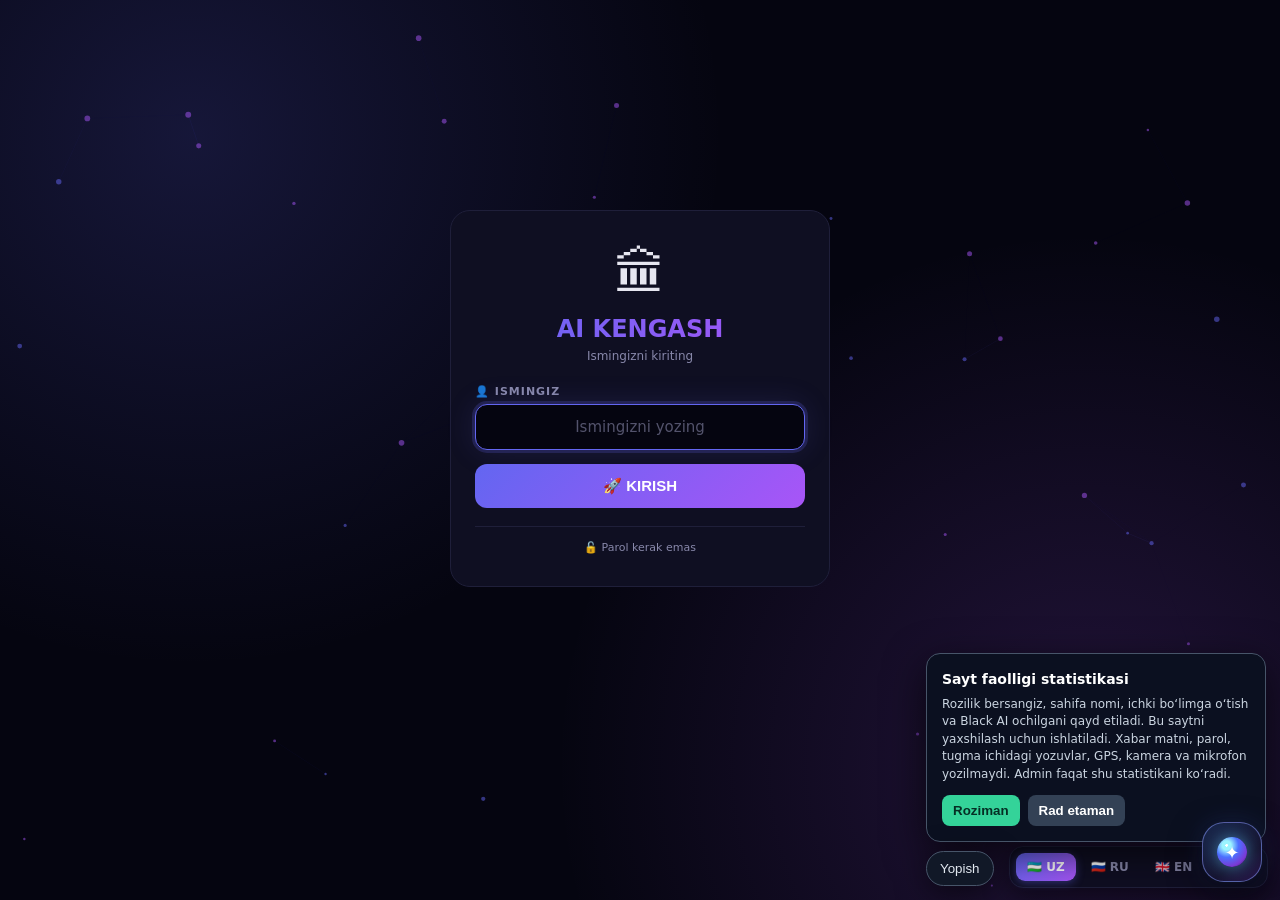
<file: council.html>
<!DOCTYPE html>
<html lang="uz">
<head>
<meta charset="UTF-8">
<meta name="viewport" content="width=device-width,initial-scale=1">
<title>AI Kengash</title>
<style>
*{margin:0;padding:0;box-sizing:border-box}
:root{--bg:#050510;--card:#0f0f22;--text:#e6e6f0;--muted:#8888aa;--acc:#6366f1;--acc2:#a855f7;--brd:#1f1f3a;--gold:#fbbf24;--red:#ef4444;--grn:#10b981;--cyan:#06b6d4}
body{font-family:system-ui,sans-serif;background:var(--bg);color:var(--text);min-height:100vh;padding:16px;background-image:radial-gradient(circle at 15% 15%,rgba(99,102,241,.18),transparent 40%),radial-gradient(circle at 85% 85%,rgba(168,85,247,.18),transparent 40%);background-attachment:fixed;overflow-x:hidden}
#particles{position:fixed;top:0;left:0;width:100%;height:100%;pointer-events:none;z-index:0}
.c{max-width:900px;margin:auto;position:relative;z-index:1}
.screen{display:none}
.screen.on{display:block;animation:fade .4s ease}
@keyframes fade{from{opacity:0;transform:translateY(15px)}to{opacity:1;transform:translateY(0)}}
.lang-bar{position:fixed;bottom:12px;right:12px;z-index:100;display:flex;gap:4px;background:rgba(15,15,34,.95);padding:6px;border-radius:14px;border:1px solid var(--brd);backdrop-filter:blur(10px);box-shadow:0 8px 24px rgba(0,0,0,.5)}
.lang-btn{padding:7px 11px;border:none;border-radius:9px;cursor:pointer;background:transparent;color:var(--muted);font-weight:700;font-size:12px;transition:all .2s;font-family:inherit}
.lang-btn:hover{color:var(--text)}
.lang-btn.on{background:linear-gradient(135deg,var(--acc),var(--acc2));color:#fff;box-shadow:0 2px 8px rgba(99,102,241,.4)}
.login-wrap{min-height:85vh;display:flex;align-items:center;justify-content:center}
.login-box{background:var(--card);border:1px solid var(--brd);border-radius:20px;padding:32px 24px;width:100%;max-width:380px;animation:pulseBox 4s ease-in-out infinite}
@keyframes pulseBox{0%,100%{box-shadow:0 20px 60px rgba(99,102,241,.3)}50%{box-shadow:0 20px 80px rgba(168,85,247,.5)}}
.login-box.secret{animation:secretPulse 3s ease-in-out infinite}
@keyframes secretPulse{0%,100%{box-shadow:0 20px 60px rgba(251,191,36,.4);border-color:var(--gold)}50%{box-shadow:0 20px 80px rgba(251,191,36,.7);border-color:var(--gold)}}
.login-logo{text-align:center;font-size:52px;margin-bottom:12px;animation:float 3s ease-in-out infinite}
@keyframes float{0%,100%{transform:translateY(0) rotate(-5deg)}50%{transform:translateY(-8px) rotate(5deg)}}
.login-box h1{text-align:center;font-size:24px;font-weight:900;margin-bottom:6px;background:linear-gradient(90deg,#6366f1,#a855f7,#ec4899);background-size:200% 200%;-webkit-background-clip:text;-webkit-text-fill-color:transparent;background-clip:text;animation:grad 4s infinite}
.login-box.secret h1{background:linear-gradient(90deg,#fbbf24,#f59e0b,#fbbf24);background-size:200% 200%;-webkit-background-clip:text;-webkit-text-fill-color:transparent;background-clip:text}
@keyframes grad{0%,100%{background-position:0%}50%{background-position:100%}}
.login-sub{text-align:center;color:var(--muted);font-size:12px;margin-bottom:22px}
.lbl{display:block;font-size:11px;color:var(--muted);margin-bottom:6px;font-weight:700;text-transform:uppercase;letter-spacing:1px}
.inp{width:100%;padding:13px 15px;border-radius:12px;border:1.5px solid var(--brd);background:var(--bg);color:var(--text);font-size:15px;outline:none;margin-bottom:14px;transition:all .25s;font-family:inherit;text-align:center;letter-spacing:2px}
.inp:focus{border-color:var(--acc);box-shadow:0 0 0 3px rgba(99,102,241,.2),0 0 30px rgba(99,102,241,.15)}
.login-box.secret .inp:focus{border-color:var(--gold);box-shadow:0 0 0 3px rgba(251,191,36,.2),0 0 30px rgba(251,191,36,.3)}
.inp::placeholder{color:var(--muted);opacity:.6;letter-spacing:normal}
.btn-login{width:100%;padding:13px;border:none;border-radius:12px;cursor:pointer;background:linear-gradient(135deg,var(--acc),var(--acc2));color:#fff;font-weight:800;font-size:15px;transition:all .25s}
.btn-login:hover{transform:translateY(-2px);box-shadow:0 10px 30px rgba(99,102,241,.6),0 0 40px rgba(168,85,247,.4)}
.btn-login.gold{background:linear-gradient(135deg,#fbbf24,#f59e0b);color:#1a1a1a}
.btn-back{width:100%;padding:10px;border:1px solid var(--brd);border-radius:12px;background:transparent;color:var(--muted);font-size:13px;font-weight:600;cursor:pointer;margin-top:8px}
.btn-back:hover{border-color:var(--acc);color:var(--acc)}
.msg{padding:10px;border-radius:10px;font-size:13px;text-align:center;margin-bottom:14px;display:none}
.msg.err{background:rgba(239,68,68,.15);border:1px solid var(--red);color:var(--red)}
.msg.on{display:block;animation:shake .4s}
@keyframes shake{0%,100%{transform:translateX(0)}25%{transform:translateX(-8px)}75%{transform:translateX(8px)}}
.hint{text-align:center;font-size:11px;color:var(--muted);margin-top:18px;padding-top:14px;border-top:1px solid var(--brd)}
.top{display:flex;justify-content:space-between;align-items:center;gap:10px;padding:10px 0 16px;border-bottom:1px solid var(--brd);margin-bottom:20px;flex-wrap:wrap}
.brand{font-weight:800;font-size:16px;background:linear-gradient(90deg,var(--acc),var(--acc2));-webkit-background-clip:text;-webkit-text-fill-color:transparent;white-space:nowrap}
.brand.gold{background:linear-gradient(90deg,#fbbf24,#f59e0b);-webkit-background-clip:text;-webkit-text-fill-color:transparent}
.user-tag{display:flex;align-items:center;gap:8px;font-size:12px;color:var(--muted);flex-wrap:wrap;justify-content:flex-end}
.user-tag b{color:var(--acc)}
.user-tag b.gold{color:var(--gold)}
.logout-b{background:transparent;border:1px solid var(--brd);color:var(--muted);padding:6px 12px;border-radius:8px;cursor:pointer;font-size:11px;font-weight:600}
.logout-b:hover{border-color:var(--red);color:var(--red)}
.hero{text-align:center;padding:24px 0 20px}
.hero h1{font-size:36px;font-weight:900;background:linear-gradient(90deg,#6366f1,#a855f7,#ec4899,#f59e0b,#6366f1);background-size:400% 400%;-webkit-background-clip:text;-webkit-text-fill-color:transparent;background-clip:text;animation:grad 6s infinite}
.hero h1.gold{background:linear-gradient(90deg,#fbbf24,#f59e0b,#fbbf24);background-size:200% 200%;-webkit-background-clip:text;-webkit-text-fill-color:transparent;background-clip:text}
.hero p{color:var(--muted);font-size:13px;margin-top:8px}
.badges{display:flex;gap:6px;justify-content:center;margin-top:14px;flex-wrap:wrap}
.badge{font-size:10px;padding:4px 10px;border-radius:999px;background:var(--card);border:1px solid var(--brd);color:var(--muted);font-weight:600}
.ask-box{background:var(--card);border:1px solid var(--brd);border-radius:16px;padding:16px;margin-bottom:20px}
.ask-inp{width:100%;padding:14px;border-radius:12px;border:1.5px solid var(--brd);background:var(--bg);color:var(--text);font-size:15px;font-family:inherit;outline:none;resize:vertical;min-height:90px;line-height:1.5;text-align:left;letter-spacing:normal}
.ask-inp:focus{border-color:var(--acc);box-shadow:0 0 0 3px rgba(99,102,241,.2),0 0 30px rgba(99,102,241,.15)}
.ask-inp::placeholder{color:var(--muted);opacity:.6}
.ask-row{display:flex;gap:8px;margin-top:12px;flex-wrap:wrap}
.ex-list{display:flex;gap:6px;flex-wrap:wrap;flex:1}
.ex{font-size:11px;padding:6px 12px;border-radius:999px;background:var(--bg);border:1px solid var(--brd);color:var(--muted);cursor:pointer;font-weight:600}
.ex:hover{border-color:var(--acc);color:var(--acc)}
.ask-btn{padding:12px 24px;border:none;border-radius:12px;cursor:pointer;background:linear-gradient(135deg,var(--acc),var(--acc2));color:#fff;font-weight:800;font-size:14px;min-width:150px}
.ask-btn:disabled{opacity:.55;cursor:not-allowed}
.grid{display:grid;grid-template-columns:repeat(auto-fit,minmax(240px,1fr));gap:12px;margin-bottom:20px}
.ai-card{background:linear-gradient(145deg,#0f0f22,#15152d);border:1px solid var(--brd);border-radius:14px;padding:16px;position:relative;overflow:hidden;animation:fade .4s ease}
.ai-card::before{content:'';position:absolute;top:0;left:0;width:3px;height:100%;background:linear-gradient(180deg,var(--acc),var(--acc2))}
.ai-head{display:flex;align-items:center;gap:8px;margin-bottom:10px}
.ai-emoji{font-size:22px}
.ai-name{font-weight:700;font-size:13px;color:var(--acc)}
.ai-text{font-size:13px;line-height:1.7;color:#c8c8dc;white-space:pre-wrap}
.council-result{background:linear-gradient(135deg,rgba(251,191,36,.12),rgba(168,85,247,.12));border:2px solid var(--gold);border-radius:16px;padding:22px;animation:fade .6s ease}
.c-head{display:flex;align-items:center;gap:10px;margin-bottom:14px}
.c-title{font-size:17px;font-weight:900;color:var(--gold);letter-spacing:1px}
.c-text{font-size:14px;line-height:1.8;white-space:pre-wrap}
.loading{text-align:center;padding:36px;color:var(--muted);font-size:14px}
.loading::after{content:'';animation:dots 1.5s infinite}
@keyframes dots{0%{content:''}25%{content:'.'}50%{content:'..'}75%{content:'...'}}
.footer{text-align:center;padding:24px 0;color:var(--muted);font-size:11px;border-top:1px solid var(--brd);margin-top:30px}
.footer b{background:linear-gradient(90deg,var(--acc),var(--acc2));-webkit-background-clip:text;-webkit-text-fill-color:transparent}

/* ADMIN PANEL */
.admin-grid{display:grid;grid-template-columns:repeat(auto-fit,minmax(140px,1fr));gap:10px;margin-bottom:20px}
.stat-card{background:var(--card);border:1px solid var(--brd);border-radius:12px;padding:16px;text-align:center;transition:all .3s}
.stat-card:hover{border-color:var(--gold);transform:translateY(-3px)}
.stat-num{font-size:28px;font-weight:900;background:linear-gradient(90deg,#fbbf24,#f59e0b);-webkit-background-clip:text;-webkit-text-fill-color:transparent;background-clip:text}
.stat-lbl{font-size:10px;color:var(--muted);margin-top:4px;font-weight:600;letter-spacing:1px}
.sec-title{font-size:14px;color:var(--muted);margin:24px 0 12px;letter-spacing:1px;font-weight:700;display:flex;align-items:center;gap:8px}
.sec-title::before{content:'';width:4px;height:16px;background:linear-gradient(180deg,var(--gold),var(--acc));border-radius:2px}
.user-item{background:var(--card);border:1px solid var(--brd);border-radius:12px;padding:14px;margin-bottom:10px;transition:all .25s}
.user-item:hover{border-color:var(--acc)}
.user-item.admin{border-color:var(--gold);background:linear-gradient(135deg,rgba(251,191,36,.1),transparent)}
.user-item.online{border-left:3px solid var(--grn)}
.user-head{display:flex;justify-content:space-between;align-items:center;gap:8px;margin-bottom:8px;flex-wrap:wrap}
.user-name{font-weight:700;font-size:15px;display:flex;align-items:center;gap:6px;flex-wrap:wrap}
.user-name span.badge-admin{color:var(--gold);font-size:10px;padding:2px 8px;background:rgba(251,191,36,.15);border:1px solid var(--gold);border-radius:999px;font-weight:700}
.user-name span.badge-online{color:var(--grn);font-size:10px;padding:2px 8px;background:rgba(16,185,129,.15);border:1px solid var(--grn);border-radius:999px;font-weight:700;animation:blink 2s infinite}
.user-name span.badge-offline{color:var(--muted);font-size:10px;padding:2px 8px;background:rgba(136,136,170,.15);border:1px solid var(--muted);border-radius:999px}
@keyframes blink{0%,100%{opacity:1}50%{opacity:.5}}
.user-meta{display:grid;grid-template-columns:1fr 1fr;gap:6px;font-size:11px;color:var(--muted);margin-bottom:10px}
.user-meta div{display:flex;align-items:center;gap:4px}
.user-meta b{color:var(--text);font-weight:600}
.user-actions{display:flex;gap:6px;flex-wrap:wrap;margin-top:10px;padding-top:10px;border-top:1px solid var(--brd)}
.btn-mini{background:transparent;border:1px solid var(--brd);color:var(--muted);padding:5px 10px;border-radius:8px;cursor:pointer;font-size:10px;font-weight:600;transition:all .25s}
.btn-mini:hover{border-color:var(--acc);color:var(--acc)}
.btn-mini.red:hover{border-color:var(--red);color:var(--red)}
.btn-mini.grn:hover{border-color:var(--grn);color:var(--grn)}
.activity-list{max-height:250px;overflow-y:auto;background:var(--bg);border-radius:10px;padding:10px;margin-top:8px}
.act-item{display:flex;gap:8px;padding:6px 0;border-bottom:1px solid var(--brd);font-size:11px;color:var(--muted)}
.act-item:last-child{border-bottom:none}
.act-time{color:var(--cyan);font-weight:700;min-width:60px}
.act-text{flex:1;color:var(--text)}
.act-icon{font-size:13px}
.empty{text-align:center;color:var(--muted);padding:20px;font-size:12px}
.live-dot{display:inline-block;width:8px;height:8px;border-radius:50%;background:var(--grn);margin-right:6px;animation:blink 1.5s infinite}
@media(max-width:600px){.hero h1{font-size:26px}.grid{grid-template-columns:1fr}.login-box{padding:26px 20px}.lang-bar{bottom:8px;right:8px;padding:5px}.lang-btn{padding:6px 9px;font-size:11px}.top{gap:6px;padding:8px 0 14px}.brand{font-size:14px}.user-meta{grid-template-columns:1fr}}
</style>
    <link rel="stylesheet" href="./black-ai.css">
</head>
<body>

<div class="lang-bar">
  <button class="lang-btn on" id="langUZ" onclick="setLang('uz')">🇺🇿 UZ</button>
  <button class="lang-btn" id="langRU" onclick="setLang('ru')">🇷🇺 RU</button>
  <button class="lang-btn" id="langEN" onclick="setLang('en')">🇬🇧 EN</button>
  <button class="lang-btn" id="langTJ" onclick="setLang('tj')">🇹🇯 TJ</button>
</div>

<div class="c">

<div class="screen on" id="loginScreen">
  <div class="login-wrap">
    <div class="login-box" id="loginBox">
      <div class="login-logo" id="loginIcon">🏛</div>
      <h1 id="loginTitle">AI KENGASH</h1>
      <p class="login-sub" id="loginSub">Ismingizni kiriting</p>
      <div class="msg" id="msg"></div>
      <div id="nameBlock">
        <label class="lbl" id="lblName">👤 Ismingiz</label>
        <input class="inp" type="text" id="user" placeholder="Ismingizni yozing" autocomplete="off" autofocus onkeydown="if(event.key==='Enter')checkName()">
        <button class="btn-login" id="btnName" onclick="checkName()">🚀 KIRISH</button>
        <div class="hint" id="hintName">🔓 Parol kerak emas</div>
      </div>
      <div id="codeBlock" style="display:none">
        <label class="lbl" id="lblCode">🔐 Maxsus kod</label>
        <input class="inp" type="password" id="code" placeholder="• • • • • •" autocomplete="off" onkeydown="if(event.key==='Enter')checkCode()">
        <button class="btn-login gold" id="btnCode" onclick="checkCode()">👑 ADMIN KIRISH</button>
        <button class="btn-back" id="btnBack" onclick="backToName()">← Orqaga</button>
        <div class="hint" id="hintCode">🔐 Faqat admin uchun</div>
      </div>
    </div>
  </div>
</div>

<div class="screen" id="councilScreen">
  <div class="top">
    <div class="brand">⚡ Blip AI</div>
    <div class="user-tag">
      👤 <b id="uName">...</b>
      <button class="logout-b" id="btnLogout1" onclick="doLogout()">🚪 Chiqish</button>
    </div>
  </div>
  <div class="hero">
    <h1 id="heroTitle">🏛 AI KENGASH</h1>
    <p id="heroSub">Bitta savol — 5 ta AI javob — 1 ta dono xulosa</p>
    <div class="badges">
      <span class="badge">🌟 Gemini 3.8</span>
      <span class="badge">🧠 Gemini 3.5</span>
      <span class="badge">⚡ Gemini 3.5 Lite</span>
      <span class="badge">💎 Gemini 3.1</span>
      <span class="badge">🚀 Gemini Flash</span>
    </div>
  </div>
  <div class="ask-box">
    <textarea class="ask-inp" id="q" placeholder="Savolingizni yozing..."></textarea>
    <div class="ask-row">
      <div class="ex-list">
        <span class="ex" id="ex1" onclick="fill(EXAMPLES[LANG][0])">💭</span>
        <span class="ex" id="ex2" onclick="fill(EXAMPLES[LANG][1])">🤖</span>
        <span class="ex" id="ex3" onclick="fill(EXAMPLES[LANG][2])">💻</span>
      </div>
      <button class="ask-btn" id="askB" onclick="doAsk()">Kengashni chaqirish</button>
    </div>
  </div>
  <div id="out"></div>
  <div class="footer" id="footer1">⚡ <b>Blip AI</b> · 2026</div>
</div>

<div class="screen" id="adminScreen">
  <div class="top">
    <div class="brand gold">👑 Admin</div>
    <div class="user-tag">
      <b class="gold">Blip</b>
      <button class="logout-b" id="btnLogout2" onclick="doLogout()">🚪 Chiqish</button>
    </div>
  </div>
  <div class="hero">
    <h1 class="gold" id="adminTitle">👑 ADMIN PANEL</h1>
    <p id="adminSub"><span class="live-dot"></span>Real vaqtda kuzatuv</p>
  </div>

  <div class="admin-grid" id="statsBox"></div>

  <div class="sec-title" id="usersTitle">👥 FOYDALANUVCHILAR</div>
  <div id="usersBox"></div>

  <div class="sec-title">🔥 24 SOAT ICHIDA FAOLLIK</div>
  <div class="activity-list" id="activityBox"></div>

  <div class="footer" id="footer2">⚡ <b>Blip AI</b> · 2026</div>
</div>

  </div>
  <script>
// ============================================================
// 🔄 VERSIYA
// ============================================================
const VERSION = "10.0";
if(localStorage.getItem('ai_version') !== VERSION){
  localStorage.removeItem('ai_users');
  localStorage.removeItem('ai_user');
  localStorage.removeItem('ai_ism');
  localStorage.removeItem('ai_time');
  localStorage.removeItem('ai_admin');
  localStorage.removeItem('ai_activity');
  localStorage.setItem('ai_version', VERSION);
}

// ============================================================
// 🌐 TILLAR
// ============================================================
const T = {
  uz: {loginTitle:"AI KENGASH",loginSub:"Ismingizni kiriting",lblName:"👤 Ismingiz",phName:"Ismingizni yozing",btnName:"🚀 KIRISH",hintName:"🔓 Parol kerak emas",secretTitle:"MAXSUS KIRISH",secretSub:"Faqat admin uchun",lblCode:"🔐 Maxsus kod",btnCode:"👑 ADMIN KIRISH",btnBack:"← Orqaga",hintCode:"🔐 Faqat admin uchun",heroTitle:"🏛 AI KENGASH",heroSub:"Bitta savol — 5 ta AI javob — 1 ta dono xulosa",askPh:"Savolingizni yozing...",askBtn:"Kengashni chaqirish",asking:"⏳ Yig'ilmoqda...",thinking:"🤖 5 ta AI o'ylayapti",conclusion:"KENGASH XULOSASI",logout:"🚪 Chiqish",adminTitle:"👑 ADMIN PANEL",adminSub:"Real vaqtda kuzatuv",usersTitle:"👥 FOYDALANUVCHILAR",users:"FOYDALANUVCHILAR",models:"AI MODELLAR",questions:"SAVOLLAR",online:"ONLAYN",noUsers:"Hozircha foydalanuvchi yo'q",noName:"❌ Ismingizni kiriting!",shortName:"❌ Ism kamida 2 belgi!",noCode:"❌ Kodni kiriting!",wrongCode:"❌ Kod xato!",noQ:"❌ Savol yozing!",logoutConfirm:"Chiqishni xohlaysizmi?",delConfirm:"o'chirilsinmi?",admin:"ADMIN",footer:"⚡ Blip AI · 2026 · Tojikiston 🇹🇯",examples:["Hayotning ma'nosi nima?","Kelajakda AI qanday bo'ladi?","13 yoshda qanday dasturchi bo'lish mumkin?"],joined:"Qo'shildi",lastSeen:"Oxirgi faollik",totalAsks:"Savollar",visits:"Tashriflar",onlineNow:"Onlayn",offline:"Oflayn",deleteUser:"O'chirish",activity:"Faollik jurnali",noActivity:"Hozircha faollik yo'q",askedQ:"Savol berdi",loggedIn:"Tizimga kirdi",loggedOut:"Chiqdi",last1h:"1 soat",last24h:"24 soat" },
  ru: {loginTitle:"AI СОВЕТ",loginSub:"Введите ваше имя",lblName:"👤 Ваше имя",phName:"Введите имя",btnName:"🚀 ВОЙТИ",hintName:"🔓 Пароль не нужен",secretTitle:"СЕКРЕТНЫЙ ВХОД",secretSub:"Только для админа",lblCode:"🔐 Секретный код",btnCode:"👑 ВХОД АДМИНА",btnBack:"← Назад",hintCode:"🔐 Только для админа",heroTitle:"🏛 AI СОВЕТ",heroSub:"Один вопрос — 5 AI ответов — 1 мудрый вывод",askPh:"Напишите ваш вопрос...",askBtn:"Созвать совет",asking:"⏳ Собирается...",thinking:"🤖 5 AI думают",conclusion:"ВЫВОД СОВЕТА",logout:"🚪 Выйти",adminTitle:"👑 АДМИН ПАНЕЛЬ",adminSub:"Мониторинг в реальном времени",usersTitle:"👥 ПОЛЬЗОВАТЕЛИ",users:"ПОЛЬЗОВАТЕЛИ",models:"AI МОДЕЛИ",questions:"ВОПРОСЫ",online:"ОНЛАЙН",noUsers:"Пока нет пользователей",noName:"❌ Введите имя!",shortName:"❌ Имя минимум 2 буквы!",noCode:"❌ Введите код!",wrongCode:"❌ Неверный код!",noQ:"❌ Напишите вопрос!",logoutConfirm:"Хотите выйти?",delConfirm:"удалить?",admin:"АДМИН",footer:"⚡ Blip AI · 2026 · 🇹🇯",examples:["В чём смысл жизни?","Каким будет AI в будущем?","Как стать программистом в 13 лет?"],joined:"Присоединился",lastSeen:"Последняя активность",totalAsks:"Вопросы",visits:"Визиты",onlineNow:"Онлайн",offline:"Оффлайн",deleteUser:"Удалить",activity:"Журнал активности",noActivity:"Пока нет активности",askedQ:"Задал вопрос",loggedIn:"Вошел",loggedOut:"Вышел",last1h:"1 час",last24h:"24 часа" },
  en: {loginTitle:"AI COUNCIL",loginSub:"Enter your name",lblName:"👤 Your name",phName:"Enter your name",btnName:"🚀 ENTER",hintName:"🔓 No password needed",secretTitle:"SECRET ENTRY",secretSub:"Admin only",lblCode:"🔐 Secret code",btnCode:"👑 ADMIN ENTRY",btnBack:"← Back",hintCode:"🔐 Admin only",heroTitle:"🏛 AI COUNCIL",heroSub:"One question — 5 AI answers — 1 wise conclusion",askPh:"Write your question...",askBtn:"Summon the council",asking:"⏳ Assembling...",thinking:"🤖 5 AIs are thinking",conclusion:"COUNCIL CONCLUSION",logout:"🚪 Logout",adminTitle:"👑 ADMIN PANEL",adminSub:"Real-time monitoring",usersTitle:"👥 USERS",users:"USERS",models:"AI MODELS",questions:"QUESTIONS",online:"ONLINE",noUsers:"No users yet",noName:"❌ Enter your name!",shortName:"❌ Name min 2 chars!",noCode:"❌ Enter the code!",wrongCode:"❌ Wrong code!",noQ:"❌ Write a question!",logoutConfirm:"Want to logout?",delConfirm:"delete?",admin:"ADMIN",footer:"⚡ Blip AI · 2026 · 🇹🇯",examples:["What is the meaning of life?","How will AI be in the future?","How to become a programmer at 13?"],joined:"Joined",lastSeen:"Last seen",totalAsks:"Questions",visits:"Visits",onlineNow:"Online",offline:"Offline",deleteUser:"Delete",activity:"Activity log",noActivity:"No activity yet",askedQ:"Asked a question",loggedIn:"Logged in",loggedOut:"Logged out",last1h:"1 hour",last24h:"24 hours" },
  tj: {loginTitle:"AI ШӮРО",loginSub:"Номи худро нависед",lblName:"👤 Номи шумо",phName:"Номро нависед",btnName:"🚀 ДАРОМАД",hintName:"🔓 Рамз лозим нест",secretTitle:"ДАРОМАДИ МАХСУС",secretSub:"Танҳо барои админ",lblCode:"🔐 Рамзи махсус",btnCode:"👑 ДАРОМАДИ АДМИН",btnBack:"← Бозгашт",hintCode:"🔐 Танҳо барои админ",heroTitle:"🏛 AI ШӮРО",heroSub:"Як савол — 5 ҷавоби AI — 1 хулосаи доно",askPh:"Саволи худро нависед...",askBtn:"Шӯроро даъват кунед",asking:"⏳ Ҷамъ мешавад...",thinking:"🤖 5 AI фикр мекунанд",conclusion:"ХУЛОСАИ ШӮРО",logout:"🚪 Баромад",adminTitle:"👑 ПАНЕЛИ АДМИН",adminSub:"Мониторинги вақти воқеӣ",usersTitle:"👥 КОРБАРОН",users:"КОРБАРОН",models:"МОДЕЛҲОИ AI",questions:"САВОЛҲО",online:"ОНЛАЙН",noUsers:"Ҳоло корбар нест",noName:"❌ Номро нависед!",shortName:"❌ Ном ҳадди ақал 2 ҳарф!",noCode:"❌ Рамзро нависед!",wrongCode:"❌ Рамз нодуруст!",noQ:"❌ Саволро нависед!",logoutConfirm:"Баромадан мехоҳед?",delConfirm:"нест карда шавад?",admin:"АДМИН",footer:"⚡ Blip AI · 2026 · 🇹🇯",examples:["Маънои ҳаёт чист?","AI дар оянда чӣ гуна хоҳад буд?","Дар 13-солагӣ чӣ гуна барномасоз шудан мумкин?"],joined:"Ҳамроҳ шуд",lastSeen:"Фаъолияти охирин",totalAsks:"Саволҳо",visits:"Боздидҳо",onlineNow:"Онлайн",offline:"Офлайн",deleteUser:"Нест кардан",activity:"Журнали фаъолият",noActivity:"Ҳоло фаъолият нест",askedQ:"Савол дод",loggedIn:"Даромад",loggedOut:"Баромад",last1h:"1 соат",last24h:"24 соат" }
};

const EXAMPLES = {uz:T.uz.examples,ru:T.ru.examples,en:T.en.examples,tj:T.tj.examples};

// ============================================================
// ⚙️ SOZLAMALAR
// ============================================================
const ADMIN_ISM = "blip";
const ADMIN_KOD = "921324";
const ADMIN_DISPLAY = "Blip";
const KUN = 30;
const ONLINE_LIMIT = 5 * 60 * 1000;
const API = "https://dasturchi-ai-proxy.sulhiyahasanova1.workers.dev/council";
const AP = "SALOXIDDINJON UMARJON ENEM VA OILA";

// ============================================================
// 🌐 TIL
// ============================================================
let LANG = localStorage.getItem('ai_lang') || 'uz';

function setLang(l){
  LANG = l;
  localStorage.setItem('ai_lang', l);
  applyLang();
}

function applyLang(){
  const t = T[LANG];
  document.documentElement.lang = LANG === 'tj' ? 'tg' : LANG;
  ['uz','ru','en','tj'].forEach(l => {
    const btn = document.getElementById('lang' + l.toUpperCase());
    if(btn) btn.classList.toggle('on', l === LANG);
  });
  document.getElementById('loginTitle').textContent = t.loginTitle;
  document.getElementById('loginSub').textContent = t.loginSub;
  document.getElementById('lblName').textContent = t.lblName;
  document.getElementById('user').placeholder = t.phName;
  document.getElementById('btnName').textContent = t.btnName;
  document.getElementById('hintName').textContent = t.hintName;
  document.getElementById('lblCode').textContent = t.lblCode;
  document.getElementById('btnCode').textContent = t.btnCode;
  document.getElementById('btnBack').textContent = t.btnBack;
  document.getElementById('hintCode').textContent = t.hintCode;
  document.getElementById('heroTitle').textContent = t.heroTitle;
  document.getElementById('heroSub').textContent = t.heroSub;
  document.getElementById('q').placeholder = t.askPh;
  document.getElementById('askB').textContent = t.askBtn;
  document.getElementById('btnLogout1').textContent = t.logout;
  document.getElementById('footer1').innerHTML = t.footer;
  document.getElementById('ex1').textContent = '💭 ' + t.examples[0].slice(0, 18);
  document.getElementById('ex2').textContent = '🤖 ' + t.examples[1].slice(0, 18);
  document.getElementById('ex3').textContent = '💻 ' + t.examples[2].slice(0, 18);
  document.getElementById('adminTitle').textContent = t.adminTitle;
  document.getElementById('adminSub').innerHTML = '<span class="live-dot"></span>' + t.adminSub;
  document.getElementById('usersTitle').textContent = t.usersTitle;
  document.getElementById('btnLogout2').textContent = t.logout;
  document.getElementById('footer2').innerHTML = t.footer;
  if(document.getElementById('adminScreen').classList.contains('on')){
    renderAdmin();
  }
}

// ============================================================
// PARTICLE
// ============================================================
(function(){
  const canvas = document.createElement('canvas');
  canvas.id = 'particles';
  document.body.insertBefore(canvas, document.body.firstChild);
  const ctx = canvas.getContext('2d');
  let W, H, particles = [];
  function resize(){ W = canvas.width = window.innerWidth; H = canvas.height = window.innerHeight; }
  resize();
  window.addEventListener('resize', resize);
  for(let i = 0; i < 40; i++){
    particles.push({x:Math.random()*W,y:Math.random()*H,vx:(Math.random()-0.5)*0.5,vy:(Math.random()-0.5)*0.5,r:Math.random()*2+1,c:Math.random()>0.5?'99,102,241':'168,85,247'});
  }
  function draw(){
    ctx.clearRect(0, 0, W, H);
    particles.forEach(p => {
      p.x += p.vx; p.y += p.vy;
      if(p.x < 0 || p.x > W) p.vx *= -1;
      if(p.y < 0 || p.y > H) p.vy *= -1;
      ctx.beginPath(); ctx.arc(p.x, p.y, p.r, 0, Math.PI * 2);
      ctx.fillStyle = 'rgba(' + p.c + ',0.5)'; ctx.fill();
    });
    particles.forEach((a, i) => {
      particles.slice(i+1).forEach(b => {
        const d = Math.hypot(a.x - b.x, a.y - b.y);
        if(d < 120){
          ctx.beginPath(); ctx.moveTo(a.x, a.y); ctx.lineTo(b.x, b.y);
          ctx.strokeStyle = 'rgba(99,102,241,' + (0.15 * (1 - d/120)) + ')';
          ctx.lineWidth = 0.5; ctx.stroke();
        }
      });
    });
    requestAnimationFrame(draw);
  }
  draw();
})();

// ============================================================
// 💾 MA'LUMOTLAR
// ============================================================
function getUsers(){
  try { return JSON.parse(localStorage.getItem('ai_users') || '[]'); }
  catch { return []; }
}
function saveUsers(u){ localStorage.setItem('ai_users', JSON.stringify(u)); }

function getActivity(){
  try { return JSON.parse(localStorage.getItem('ai_activity') || '[]'); }
  catch { return []; }
}
function saveActivity(a){
  if(a.length > 500) a = a.slice(-500);
  localStorage.setItem('ai_activity', JSON.stringify(a));
}
function addActivity(ism, type, text){
  const a = getActivity();
  a.push({ ism, type, text, time: Date.now() });
  saveActivity(a);
}

// ============================================================
// 🕐 VAQT FORMAT
// ============================================================
function vaqtFormat(ts){
  if(!ts) return '—';
  const d = new Date(ts);
  const h = String(d.getHours()).padStart(2, '0');
  const m = String(d.getMinutes()).padStart(2, '0');
  const day = String(d.getDate()).padStart(2, '0');
  const mon = String(d.getMonth() + 1).padStart(2, '0');
  const yr = d.getFullYear();
  return `${h}:${m} · ${day}.${mon}.${yr}`;
}

function vaqtQisqa(ts){
  if(!ts) return '—';
  const diff = Date.now() - ts;
  if(diff < 60000) return 'hozir';
  if(diff < 3600000) return Math.floor(diff/60000) + ' daq';
  if(diff < 86400000) return Math.floor(diff/3600000) + ' soat';
  return Math.floor(diff/86400000) + ' kun';
}

function onlaynmi(ts){
  return ts && (Date.now() - ts) < ONLINE_LIMIT;
}

// ============================================================
// 📨 XABAR
// ============================================================
function showMsg(text, type){
  const m = document.getElementById('msg');
  m.textContent = text;
  m.className = 'msg ' + type + ' on';
  setTimeout(() => m.classList.remove('on'), 3000);
}
    // ============================================================
// ISM TEKSHIRISH
// ============================================================
function checkName(){
  const t = T[LANG];
  const name = document.getElementById('user').value.trim();
  const low = name.toLowerCase();

  if(!name){ showMsg(t.noName, "err"); return; }

  if(low === ADMIN_ISM){
    document.getElementById('loginBox').classList.add('secret');
    document.getElementById('loginIcon').textContent = '👑';
    document.getElementById('loginTitle').textContent = t.secretTitle;
    document.getElementById('loginSub').textContent = t.secretSub;
    document.getElementById('nameBlock').style.display = 'none';
    document.getElementById('codeBlock').style.display = 'block';
    document.getElementById('code').value = '';
    document.getElementById('code').focus();
    document.getElementById('msg').classList.remove('on');
    return;
  }

  if(name.length < 2){ showMsg(t.shortName, "err"); return; }

  const users = getUsers();
  const now = Date.now();
  const existing = users.find(u => u.ism.toLowerCase() === low);

  if(existing){
    existing.lastSeen = now;
    existing.visits = (existing.visits || 0) + 1;
  } else {
    users.push({
      ism: name,
      joined: now,
      lastSeen: now,
      visits: 1,
      asks: 0,
      rol: "user"
    });
  }
  saveUsers(users);

  addActivity(name, 'login', t.loggedIn);

  localStorage.setItem('ai_user', name);
  localStorage.setItem('ai_ism', name);
  localStorage.setItem('ai_time', now);
  localStorage.removeItem('ai_admin');
  showCouncil();
}

// ============================================================
// KOD TEKSHIRISH
// ============================================================
function checkCode(){
  const t = T[LANG];
  const code = document.getElementById('code').value;
  if(!code){ showMsg(t.noCode, "err"); return; }

  if(code === ADMIN_KOD){
    const now = Date.now();
    localStorage.setItem('ai_user', ADMIN_DISPLAY);
    localStorage.setItem('ai_ism', ADMIN_DISPLAY);
    localStorage.setItem('ai_time', now);
    localStorage.setItem('ai_admin', '1');

    const users = getUsers();
    const existing = users.find(u => u.ism.toLowerCase() === ADMIN_ISM);
    if(!existing){
      users.push({ ism: ADMIN_DISPLAY, joined: now, lastSeen: now, visits: 1, asks: 0, rol: "admin" });
      saveUsers(users);
    } else {
      existing.lastSeen = now;
      saveUsers(users);
    }
    addActivity(ADMIN_DISPLAY, 'login', t.loggedIn);
    showAdmin();
  } else {
    showMsg(t.wrongCode, "err");
    document.getElementById('code').value = '';
  }
}

function backToName(){
  const t = T[LANG];
  document.getElementById('loginBox').classList.remove('secret');
  document.getElementById('loginIcon').textContent = '🏛';
  document.getElementById('loginTitle').textContent = t.loginTitle;
  document.getElementById('loginSub').textContent = t.loginSub;
  document.getElementById('nameBlock').style.display = 'block';
  document.getElementById('codeBlock').style.display = 'none';
  document.getElementById('user').value = '';
  document.getElementById('code').value = '';
  document.getElementById('msg').classList.remove('on');
  document.getElementById('user').focus();
}

function doLogout(){
  const t = T[LANG];
  if(!confirm(t.logoutConfirm)) return;
  const ism = localStorage.getItem('ai_ism');
  if(ism) addActivity(ism, 'logout', t.loggedOut);
  localStorage.removeItem('ai_user');
  localStorage.removeItem('ai_ism');
  localStorage.removeItem('ai_time');
  localStorage.removeItem('ai_admin');
  location.reload();
}

function showCouncil(){
  document.getElementById('loginScreen').classList.remove('on');
  document.getElementById('adminScreen').classList.remove('on');
  document.getElementById('councilScreen').classList.add('on');
  document.getElementById('uName').textContent = localStorage.getItem('ai_ism') || 'User';
}

function showAdmin(){
  document.getElementById('loginScreen').classList.remove('on');
  document.getElementById('councilScreen').classList.remove('on');
  document.getElementById('adminScreen').classList.add('on');
  renderAdmin();
}

// ============================================================
// 👑 ADMIN RENDER
// ============================================================
function renderAdmin(){
  const t = T[LANG];
  const users = getUsers();
  const activity = getActivity();

  const online = users.filter(u => onlaynmi(u.lastSeen)).length;
  const totalAsks = users.reduce((s, u) => s + (u.asks || 0), 0);
  const last24h = activity.filter(a => Date.now() - a.time < 86400000).length;

  document.getElementById('statsBox').innerHTML = `
    <div class="stat-card">
      <div class="stat-num">${users.length}</div>
      <div class="stat-lbl">${t.users}</div>
    </div>
    <div class="stat-card">
      <div class="stat-num" style="background:linear-gradient(90deg,#10b981,#06b6d4);-webkit-background-clip:text;-webkit-text-fill-color:transparent;background-clip:text">${online}</div>
      <div class="stat-lbl">${t.onlineNow}</div>
    </div>
    <div class="stat-card">
      <div class="stat-num">${totalAsks}</div>
      <div class="stat-lbl">${t.questions}</div>
    </div>
    <div class="stat-card">
      <div class="stat-num" style="background:linear-gradient(90deg,#ec4899,#f59e0b);-webkit-background-clip:text;-webkit-text-fill-color:transparent;background-clip:text">${last24h}</div>
      <div class="stat-lbl">${t.last24h}</div>
    </div>
  `;

  const box = document.getElementById('usersBox');
  if(users.length === 0){
    box.innerHTML = `<div class="empty">${t.noUsers}</div>`;
  } else {
    const sorted = [...users].sort((a, b) => (b.lastSeen || 0) - (a.lastSeen || 0));
    box.innerHTML = sorted.map(u => {
      const isAdmin = u.rol === 'admin';
      const isOnline = onlaynmi(u.lastSeen);
      const badge = isOnline
        ? '<span class="badge-online">🟢 ' + t.onlineNow + '</span>'
        : '<span class="badge-offline">⚫ ' + t.offline + '</span>';
      const adminBadge = isAdmin ? '<span class="badge-admin">👑 ' + t.admin + '</span>' : '';

      return `<div class="user-item ${isAdmin ? 'admin' : ''} ${isOnline ? 'online' : ''}">
        <div class="user-head">
          <div class="user-name">${esc(u.ism)} ${adminBadge} ${badge}</div>
        </div>
        <div class="user-meta">
          <div>📅 <b>${vaqtFormat(u.joined)}</b></div>
          <div>🕐 <b>${vaqtQisqa(u.lastSeen)}</b></div>
          <div>👁️ <b>${u.visits || 1}</b></div>
          <div>💬 <b>${u.asks || 0}</b></div>
        </div>
        ${!isAdmin ? `
        <div class="user-actions">
          <button class="btn-mini red" onclick="delUser('${esc(u.ism)}')">🗑️ ${t.deleteUser}</button>
        </div>` : ''}
      </div>`;
    }).join('');
  }

  const actBox = document.getElementById('activityBox');
  const last24 = activity
    .filter(a => Date.now() - a.time < 86400000)
    .sort((a, b) => b.time - a.time)
    .slice(0, 100);

  if(last24.length === 0){
    actBox.innerHTML = `<div class="empty">${t.noActivity}</div>`;
  } else {
    const icons = { login: '🔓', logout: '🔒', ask: '💬', admin: '👑' };
    actBox.innerHTML = last24.map(a => `
      <div class="act-item">
        <span class="act-time">${new Date(a.time).toLocaleTimeString('uz-UZ', {hour:'2-digit', minute:'2-digit'})}</span>
        <span class="act-icon">${icons[a.type] || '📌'}</span>
        <span class="act-text"><b>${esc(a.ism)}</b> — ${esc(a.text)}</span>
      </div>
    `).join('');
  }
}

function delUser(name){
  if(!confirm(`"${name}" ${T[LANG].delConfirm}`)) return;
  let users = getUsers();
  users = users.filter(u => u.ism !== name);
  saveUsers(users);
  renderAdmin();
}

// ============================================================
// 🔄 AUTO LOGIN
// ============================================================
window.addEventListener('DOMContentLoaded', () => {
  applyLang();
  const u = localStorage.getItem('ai_user');
  const t = parseInt(localStorage.getItem('ai_time') || '0');
  const isAdmin = localStorage.getItem('ai_admin') === '1';
  const limit = KUN * 24 * 3600 * 1000;
  if(u && (Date.now() - t) < limit){
    if(isAdmin) showAdmin();
    else showCouncil();

    const users = getUsers();
    const found = users.find(x => x.ism.toLowerCase() === u.toLowerCase());
    if(found){
      found.lastSeen = Date.now();
      saveUsers(users);
    }
  }
});

// ============================================================
// 🏛 KENGASH
// ============================================================
function fill(t){ document.getElementById('q').value = t; }

async function doAsk(){
  const tt = T[LANG];
  const q = document.getElementById('q').value.trim();
  if(!q){
    document.getElementById('out').innerHTML = '<div class="loading">' + tt.noQ + '</div>';
    return;
  }
  const btn = document.getElementById('askB');
  const out = document.getElementById('out');
  btn.disabled = true;
  btn.textContent = tt.asking;
  out.innerHTML = '<div class="loading">' + tt.thinking + '</div>';

  const ism = localStorage.getItem('ai_ism');
  if(ism){
    const users = getUsers();
    const found = users.find(x => x.ism.toLowerCase() === ism.toLowerCase());
    if(found){
      found.asks = (found.asks || 0) + 1;
      found.lastSeen = Date.now();
      saveUsers(users);
    }
    addActivity(ism, 'ask', tt.askedQ + ': ' + q.slice(0, 50));
  }

  const langCode = LANG === 'tj' ? 'tg' : LANG;
  try{
    const r = await fetch(API, {
      method: "POST",
      headers: {"Content-Type": "application/json"},
      body: JSON.stringify({ question: q, parol: AP, lang: langCode })
    });
    const d = await r.json();
    if(!r.ok || d.error){
      out.innerHTML = '<div class="loading">❌ ' + esc(d.error || 'Xato') + '</div>';
      return;
    }
    let html = '<div class="grid">';
    d.answers.forEach(a => {
      html += `<div class="ai-card">
        <div class="ai-head"><span class="ai-emoji">${a.emoji}</span><span class="ai-name">${a.name}</span></div>
        <div class="ai-text">${esc(a.answer)}</div>
      </div>`;
    });
    html += '</div>';
    html += `<div class="council-result">
      <div class="c-head"><span style="font-size:26px">🏛</span><span class="c-title">${tt.conclusion}</span></div>
      <div class="c-text">${esc(d.conclusion)}</div>
    </div>`;
    out.innerHTML = html;
  } catch(e){
    out.innerHTML = '<div class="loading">❌ ' + esc(e.message) + '</div>';
  } finally {
    btn.disabled = false;
    btn.textContent = tt.askBtn;
  }
}

function esc(s){
  return (s || '').replace(/[&<>"']/g, c => ({
    '&':'&amp;','<':'&lt;','>':'&gt;','"':'&quot;',"'":'&#39;'
  }[c]));
}

// ============================================================
// ⏰ AVTOMATIK YANGILASH (30 sekund)
// ============================================================
setInterval(() => {
  if(document.getElementById('adminScreen').classList.contains('on')){
    renderAdmin();
  }
}, 30000);
</script>
    <script src="./black-ai.js" defer></script>
</body>
</html>

<!-- Ishlab chiqaruvchi: Blip -->
</file>
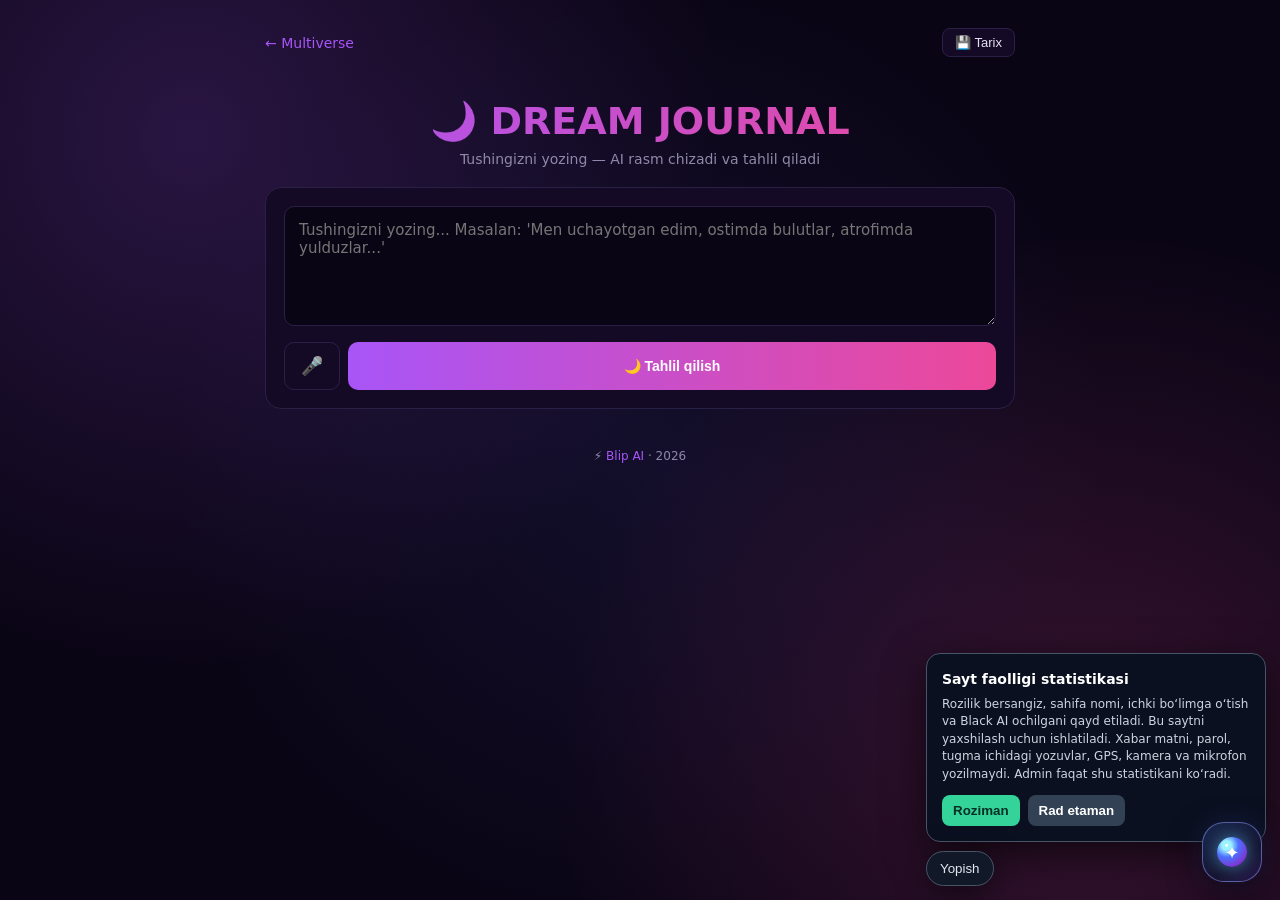
<file: dream.html>
<!DOCTYPE html>
<html lang="uz">
<head>
<meta charset="UTF-8">
<meta name="viewport" content="width=device-width,initial-scale=1">
<title>Dream Journal — Blip</title>
<style>
  :root{
    --bg:#0a0515;--card:#150a25;--text:#e6e0f5;--muted:#9088aa;
    --accent:#a855f7;--accent2:#6366f1;--border:#2a1f45;
    --gold:#fbbf24;--pink:#ec4899;
  }
  *{margin:0;padding:0;box-sizing:border-box}
  body{
    font-family:system-ui,sans-serif;background:var(--bg);color:var(--text);
    min-height:100vh;padding:16px;
    background-image:
      radial-gradient(circle at 15% 15%,rgba(168,85,247,.2),transparent 40%),
      radial-gradient(circle at 85% 85%,rgba(236,72,153,.2),transparent 40%),
      radial-gradient(circle at 50% 50%,rgba(99,102,241,.1),transparent 60%);
  }
  .container{max-width:750px;margin:auto}
  nav{display:flex;justify-content:space-between;align-items:center;padding:12px 0}
  .back{color:var(--accent);text-decoration:none;font-size:14px}
  .nav-btn{background:var(--card);border:1px solid var(--border);color:var(--text);
    padding:6px 12px;border-radius:8px;cursor:pointer;font-size:13px;margin-left:6px}
  header{text-align:center;padding:30px 0 20px}
  h1{
    font-size:38px;font-weight:900;
    background:linear-gradient(90deg,#a855f7,#ec4899,#f59e0b,#a855f7);
    background-size:300% 300%;
    -webkit-background-clip:text;-webkit-text-fill-color:transparent;
    background-clip:text;animation:grad 4s ease infinite;
  }
  @keyframes grad{0%,100%{background-position:0% 50%}50%{background-position:100% 50%}}
  .sub{color:var(--muted);margin-top:8px;font-size:14px}
  .card{background:var(--card);border:1px solid var(--border);border-radius:16px;
    padding:18px;margin-bottom:16px}
  textarea{
    width:100%;padding:14px;border-radius:10px;border:1px solid var(--border);
    background:var(--bg);color:var(--text);font-size:15px;font-family:inherit;
    resize:vertical;min-height:120px;outline:none
  }
  textarea:focus{border-color:var(--accent)}
  .row{display:flex;gap:8px;margin-top:12px;flex-wrap:wrap}
  .btn{
    padding:12px 22px;border:none;border-radius:10px;cursor:pointer;
    background:linear-gradient(90deg,var(--accent),var(--pink));
    color:#fff;font-weight:700;font-size:14px;flex:1;min-width:140px
  }
  .btn:disabled{opacity:.5;cursor:wait}
  .btn-sec{background:var(--card);border:1px solid var(--border);color:var(--text);flex:0 0 auto}
  .mic-btn{background:var(--card);border:1px solid var(--border);color:var(--text);
    padding:12px 16px;border-radius:10px;cursor:pointer;font-size:18px}
  .mic-btn.rec{background:var(--pink);color:#fff;animation:pulse 1s infinite}
  @keyframes pulse{0%,100%{opacity:1}50%{opacity:.5}}
  .result{background:var(--card);border:1px solid var(--border);border-radius:16px;
    padding:18px;margin-bottom:16px;animation:fade .5s ease}
  .result img{width:100%;border-radius:12px;margin-top:12px;border:1px solid var(--border)}
  .result-title{font-size:18px;font-weight:800;color:var(--accent);
    margin-bottom:10px;display:flex;align-items:center;gap:8px}
  .result-text{font-size:14px;line-height:1.7;white-space:pre-wrap;color:var(--text);opacity:.95}
  .symbols{display:flex;flex-wrap:wrap;gap:6px;margin-top:12px}
  .symbol{background:rgba(168,85,247,.2);border:1px solid var(--accent);
    padding:4px 12px;border-radius:999px;font-size:12px;color:var(--accent)}
  .mood{margin-top:12px;font-size:13px;color:var(--muted)}
  .mood-badge{display:inline-block;padding:4px 12px;border-radius:999px;
    font-size:12px;font-weight:700;margin-left:6px}
  .loading{text-align:center;padding:40px;color:var(--muted)}
  .dots::after{content:'...';animation:dots 1.5s steps(4) infinite}
  @keyframes dots{0%{content:'.'}33%{content:'..'}66%{content:'...'}}
  @keyframes fade{from{opacity:0;transform:translateY(10px)}to{opacity:1;transform:translateY(0)}}
  .hist-item{background:var(--bg);border:1px solid var(--border);border-radius:12px;
    padding:12px;margin-bottom:8px;cursor:pointer}
  .hist-item:hover{border-color:var(--accent)}
  .hist-date{font-size:11px;color:var(--muted)}
  .hist-text{font-size:13px;margin-top:4px}
  .modal{position:fixed;inset:0;background:rgba(0,0,0,.9);z-index:100;
    display:none;padding:20px;overflow-y:auto}
  .modal.show{display:block}
  .modal-inner{max-width:600px;margin:20px auto;background:var(--card);
    border-radius:16px;padding:20px}
  .modal-head{display:flex;justify-content:space-between;align-items:center;margin-bottom:14px}
  .modal-title{font-size:18px;font-weight:800;color:var(--accent)}
  .close-btn{background:transparent;border:none;color:var(--muted);font-size:24px;cursor:pointer}
  footer{text-align:center;padding:24px;color:var(--muted);font-size:12px;margin-top:16px}
  footer a{color:var(--accent);text-decoration:none}
  @media(max-width:600px){h1{font-size:28px}}
</style>
    <link rel="stylesheet" href="./black-ai.css">
</head>
<body>
<div class="container">

<nav>
  <a href="multiverse.html" class="back">← Multiverse</a>
  <div>
    <button class="nav-btn" onclick="showHistory()">💾 Tarix</button>
  </div>
</nav>

<header>
  <h1>🌙 DREAM JOURNAL</h1>
  <p class="sub">Tushingizni yozing — AI rasm chizadi va tahlil qiladi</p>
</header>

<div class="card">
  <textarea id="dream" placeholder="Tushingizni yozing... Masalan: 'Men uchayotgan edim, ostimda bulutlar, atrofimda yulduzlar...'"></textarea>
  <div class="row">
    <button class="mic-btn" id="micBtn" onclick="toggleMic()" title="Ovoz bilan yozish">🎤</button>
    <button class="btn" id="analyzeBtn" onclick="analyzeDream()">🌙 Tahlil qilish</button>
  </div>
</div>

<div id="out"></div>

<!-- TARIX MODAL -->
<div class="modal" id="histModal">
  <div class="modal-inner">
    <div class="modal-head">
      <div class="modal-title">💾 Tushlar tarixi</div>
      <button class="close-btn" onclick="closeModal()">×</button>
    </div>
    <div id="histBody"></div>
  </div>
</div>

<footer>
  ⚡ <a href="https://dasturchi-top-1.github.io/Dasturchi-top-1/">Blip AI</a> · 2026
</footer>

  </div>
  <script>
const API = "https://dasturchi-ai-proxy.sulhiyahasanova1.workers.dev/dream";
const PAROL = "Blipzor921324";

let recognition = null;
let isRec = false;

// ============================================================
// 🎤 OVOZLI KIRITISH
// ============================================================
function initMic(){
  const SR = window.SpeechRecognition || window.webkitSpeechRecognition;
  if(!SR){ document.getElementById('micBtn').style.display = 'none'; return; }
  recognition = new SR();
  recognition.lang = 'uz-UZ';
  recognition.continuous = false;
  recognition.interimResults = false;
  recognition.onresult = (e) => {
    const text = e.results[0][0].transcript;
    document.getElementById('dream').value += (document.getElementById('dream').value ? ' ' : '') + text;
  };
  recognition.onend = () => { isRec = false; document.getElementById('micBtn').classList.remove('rec'); };
  recognition.onerror = () => { isRec = false; document.getElementById('micBtn').classList.remove('rec'); };
}

function toggleMic(){
  if(!recognition) initMic();
  if(!recognition) return;
  if(isRec){ recognition.stop(); return; }
  recognition.start();
  isRec = true;
  document.getElementById('micBtn').classList.add('rec');
}

// ============================================================
// 💾 TARIX
// ============================================================
function getHist(){ try { return JSON.parse(localStorage.getItem('dream_hist') || '[]'); } catch { return []; } }
function saveHist(h){ localStorage.setItem('dream_hist', JSON.stringify(h.slice(0, 30))); }

function addHist(dream, data){
  const h = getHist();
  h.unshift({ dream, data, date: Date.now() });
  saveHist(h);
}

function showHistory(){
  const h = getHist();
  const body = document.getElementById('histBody');
  if(!h.length){
    body.innerHTML = '<div class="loading">Tarix bo\'sh</div>';
  } else {
    body.innerHTML = h.map((item, i) => `
      <div class="hist-item" onclick="loadHist(${i})">
        <div class="hist-date">${new Date(item.date).toLocaleString()}</div>
        <div class="hist-text">${esc(item.dream.slice(0, 100))}...</div>
      </div>
    `).join('');
  }
  document.getElementById('histModal').classList.add('show');
}

function loadHist(i){
  const h = getHist();
  if(!h[i]) return;
  closeModal();
  renderResult(h[i].data, h[i].dream);
}

function closeModal(){
  document.getElementById('histModal').classList.remove('show');
}

// ============================================================
// 🎨 RENDER
// ============================================================
function renderResult(d, dreamText){
  const moodEmoji = {
    "xursand": "😊", "qo'rqinchli": "😨", "g'alati": "🤔",
    "sokin": "😌", "xafa": "😢", "hayajonli": "😲"
  };
  const mood = (d.mood || "g'alati").toLowerCase();
  const emoji = moodEmoji[mood] || "🌙";

  const symbolsHtml = (d.symbols || []).map(s =>
    `<span class="symbol">🔮 ${esc(s)}</span>`
  ).join('');

  let html = `
    <div class="result">
      <div class="result-title">🌙 Tush tahlili</div>
      <div class="result-text">${esc(d.analysis || "Tahlil yo'q")}</div>
      ${symbolsHtml ? `<div class="symbols">${symbolsHtml}</div>` : ''}
      <div class="mood">Kayfiyat:<span class="mood-badge" style="background:rgba(168,85,247,.3);color:#e6e0f5">${emoji} ${mood}</span></div>
      ${d.imageUrl ? `<img src="${d.imageUrl}" alt="Tush rasmi" onerror="this.style.display='none'">` : ''}
    </div>
  `;

  document.getElementById('out').innerHTML = html;
}

function esc(s){
  return (s || '').replace(/[&<>"']/g, c => ({
    '&':'&amp;','<':'&lt;','>':'&gt;','"':'&quot;',"'":'&#39;'
  }[c]));
}

// ============================================================
// 🌙 ASOSIY FUNKSIYA
// ============================================================
async function analyzeDream(){
  const dream = document.getElementById('dream').value.trim();
  if(!dream){
    document.getElementById('out').innerHTML = '<div class="loading">❌ Tushingizni yozing!</div>';
    return;
  }

  const btn = document.getElementById('analyzeBtn');
  btn.disabled = true;
  btn.textContent = '⏳ AI tahlil qilmoqda...';
  document.getElementById('out').innerHTML = '<div class="loading">🌙 Tush o\'rganilmoqda<span class="dots"></span></div>';

  try{
    const r = await fetch(API, {
      method: "POST",
      headers: {"Content-Type": "application/json"},
      body: JSON.stringify({ dream: dream, parol: PAROL })
    });
    const d = await r.json();

    if(d.error){
      document.getElementById('out').innerHTML = '<div class="loading">❌ ' + esc(d.error) + '</div>';
      return;
    }

    addHist(dream, d);
    renderResult(d, dream);
  } catch(e){
    document.getElementById('out').innerHTML = '<div class="loading">❌ ' + esc(e.message) + '</div>';
  } finally {
    btn.disabled = false;
    btn.textContent = '🌙 Tahlil qilish';
  }
}

// ============================================================
// 🎬 INIT
// ============================================================
window.addEventListener('DOMContentLoaded', () => {
  initMic();
});
</script>
    <script src="./black-ai.js" defer></script>
</body>
</html>

<!-- Ishlab chiqaruvchi: Blip -->
</file>
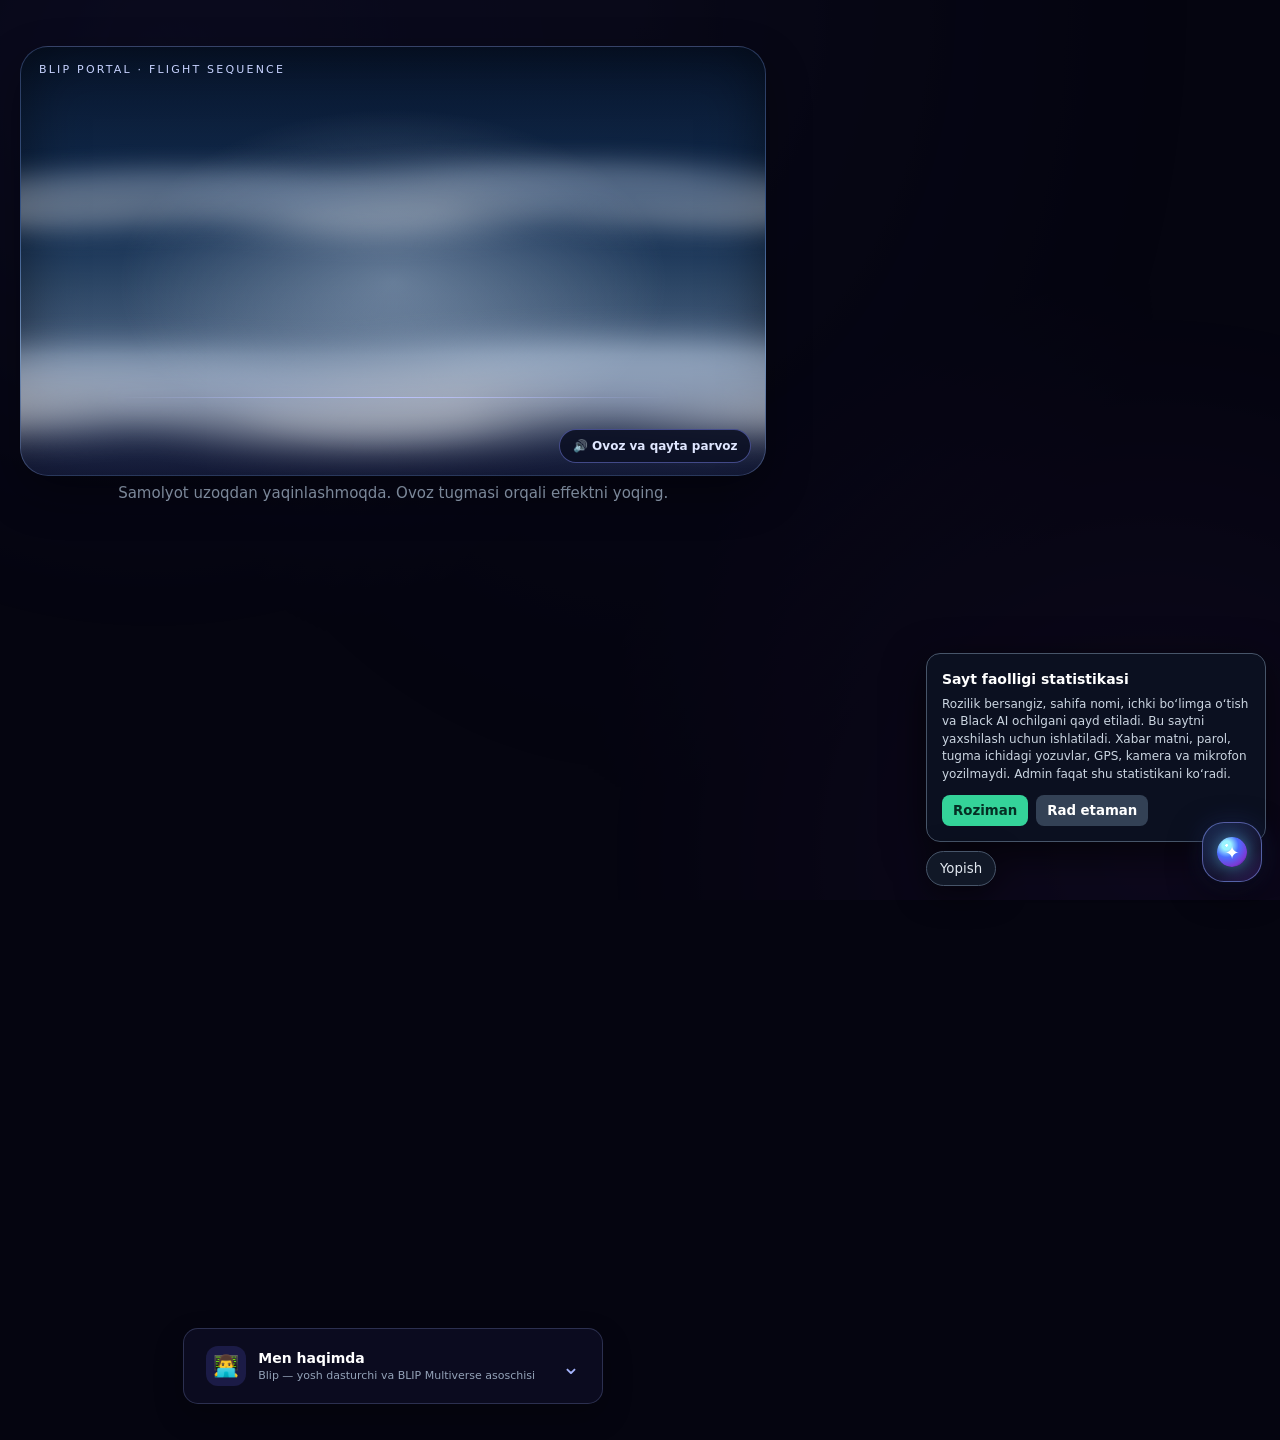
<file: multiverse.html>
<!DOCTYPE html>
<html lang="uz">
<head>
    <meta charset="UTF-8">
    <meta name="viewport" content="width=device-width,initial-scale=1,maximum-scale=1">
    <title>Blip Multiverse</title>
    
    <!-- Guard: sahifa ko‘rinmasin tekshiruv tugaguncha -->
    <style>html{visibility:hidden}</style>
    <script>
    (async function guard() {
        const API_URL = "https://saytim-uchun.onrender.com";
        const token = sessionStorage.getItem("blip_jwt");
        const headers = {};
        if (token) headers.Authorization = `Bearer ${token}`;

        try {
            // JWT yoki OAuth sessiyasi orqali serverda haqiqiy kirishni tekshiramiz.
            const res = await fetch(`${API_URL}/api/me`, {
                method: "GET",
                headers,
                credentials: "include",
                cache: "no-store"
            });

            if (res.status === 401 || res.status === 403) {
                sessionStorage.removeItem("blip_jwt");
                sessionStorage.removeItem("blip_role");
                window.location.replace("./index.html");
                return;
            }
            if (!res.ok) throw new Error("Server xatosi: " + res.status);

            const data = await res.json();
            if (!data.authenticated) {
                sessionStorage.removeItem("blip_jwt");
                sessionStorage.removeItem("blip_role");
                window.location.replace("./index.html");
                return;
            }

            document.documentElement.style.visibility = "visible";
        } catch (e) {
            // Server tekshiruvi ishlamasa, sahifani ochmaymiz.
            window.location.replace("./index.html?auth_error=unavailable");
        }
    })();
    </script>

    <style>
        *{margin:0;padding:0;box-sizing:border-box;-webkit-tap-highlight-color:transparent}
        :root{--bg:#050510;--card:#0f0f22;--text:#e6e6f0;--muted:#8888aa;--acc:#6366f1;--acc2:#a855f7;--brd:#1f1f3a;--gold:#fbbf24;--red:#ef4444;--grn:#10b981}
        body{font-family:system-ui,-apple-system,sans-serif;background:var(--bg);color:var(--text);min-height:100vh;padding:12px;background-image:radial-gradient(circle at 15% 15%,rgba(99,102,241,.15),transparent 40%),radial-gradient(circle at 85% 85%,rgba(168,85,247,.15),transparent 40%);background-attachment:fixed}
        .c{max-width:800px;margin:auto;padding-bottom:20px}
        header{text-align:center;padding:24px 0 16px}
        h1{font-size:32px;font-weight:900;background:linear-gradient(90deg,#6366f1,#a855f7,#ec4899,#f59e0b,#6366f1);background-size:400% 400%;-webkit-background-clip:text;-webkit-text-fill-color:transparent;background-clip:text;animation:grad 6s ease infinite}
        @keyframes grad{0%,100%{background-position:0% 50%}50%{background-position:100% 50%}}
        .sub{color:var(--muted);margin-top:6px;font-size:13px}
        .tabs{display:flex;gap:4px;overflow-x:auto;padding:10px 0;border-bottom:1px solid var(--brd);margin-bottom:16px;scrollbar-width:none}
        .tabs::-webkit-scrollbar{display:none}
        .tab{padding:8px 14px;border-radius:999px;cursor:pointer;background:var(--card);border:1px solid var(--brd);color:var(--muted);font-size:12px;font-weight:600;white-space:nowrap;transition:all .2s}
        .tab.active{background:linear-gradient(90deg,var(--acc),var(--acc2));color:#fff;border-color:transparent}
        .tc{display:none;animation:fade .3s ease} .tc.active{display:block}
        @keyframes fade{from{opacity:0;transform:translateY(8px)}to{opacity:1;transform:translateY(0)}}
        .card{background:var(--card);border:1px solid var(--brd);border-radius:16px;padding:16px;margin-bottom:14px}
        .gc{background:var(--card);border:1px solid var(--brd);border-radius:16px;padding:20px;margin-bottom:12px;cursor:pointer;transition:all .3s}
        .gc:hover{transform:translateY(-4px);border-color:var(--acc)}
        .gc .i{font-size:36px;display:block;margin-bottom:10px} .gc h3{font-size:17px;margin-bottom:6px} .gc p{font-size:13px;color:var(--muted);line-height:1.6}
        textarea,input[type="text"],input[type="number"],select{width:100%;padding:12px;border-radius:10px;border:1px solid var(--brd);background:var(--bg);color:var(--text);font-size:14px;font-family:inherit;outline:none;margin-bottom:10px}
        textarea:focus,input:focus,select:focus{border-color:var(--acc)}
        .btn{padding:12px 20px;border:none;border-radius:10px;cursor:pointer;background:linear-gradient(135deg,var(--acc),var(--acc2));color:#fff;font-weight:700;font-size:14px;transition:all .25s;width:100%}
        .btn-gold{background:linear-gradient(135deg,#fbbf24,#f59e0b);color:#1a1a1a}
        .result{background:var(--card);border:1px solid var(--brd);border-radius:16px;padding:16px;margin-bottom:14px;border-left:4px solid var(--acc)}
        .result img{width:100%;border-radius:12px;margin-top:10px}
        .result-title{font-size:16px;font-weight:800;color:var(--acc);margin-bottom:10px}
        .result-text{font-size:14px;line-height:1.7;white-space:pre-wrap;word-wrap:break-word}
        .info{background:rgba(99,102,241,.1);border:1px solid var(--acc);border-radius:12px;padding:12px;font-size:12px;color:var(--muted);line-height:1.6;margin-bottom:14px}
        .loading{text-align:center;padding:30px;color:var(--muted);font-size:14px}
        .lbl{display:block;font-size:11px;color:var(--muted);margin:10px 0 6px;font-weight:700;text-transform:uppercase}
        input[type="file"]{width:100%;padding:10px;border-radius:10px;border:1px solid var(--brd);background:var(--bg);color:var(--text);margin-bottom:8px}
        .m-item{background:var(--bg);border:1px solid var(--brd);border-radius:12px;padding:14px;margin-bottom:12px;position:relative}
        .m-item audio{width:100%;margin-top:8px} .m-artist{font-size:15px;font-weight:800;margin-bottom:4px}
        .m-del{position:absolute;top:12px;right:12px;background:transparent;border:1px solid var(--red);color:var(--red);padding:4px 10px;border-radius:8px;cursor:pointer;font-size:11px}
        .footer{text-align:center;padding:20px;color:var(--muted);font-size:11px;margin-top:20px}
        @media(max-width:600px){h1{font-size:24px}.c{padding:6px}body{padding:8px}}
    </style>
    <link rel="stylesheet" href="./black-ai.css">
<style>
.car3d-stage{height:250px;display:grid;place-items:center;overflow:hidden;perspective:850px;background:radial-gradient(ellipse,#20234a,#090a18 68%);border:1px solid var(--brd);border-radius:14px;margin:12px 0}
.car3d{position:relative;width:280px;height:145px;transform-style:preserve-3d;transform:rotateX(-13deg) rotateY(32deg);transition:transform .2s ease}
.car3d-body{position:absolute;left:25px;top:62px;width:230px;height:52px;background:linear-gradient(180deg,#8c8dff,#4546a8 65%,#24265d);border:2px solid #b8baff;border-radius:24px 35px 14px 14px;box-shadow:0 12px 18px #0008}
.car3d-cabin{position:absolute;left:82px;top:28px;width:115px;height:48px;background:linear-gradient(135deg,#a8d9ff99,#252b5d);border:2px solid #a9b8ff;border-radius:38px 42px 8px 8px;transform:translateZ(2px) skewX(-10deg)}
.car3d-chassis{position:absolute;left:33px;top:104px;width:215px;height:12px;background:#b8bdc9;border-radius:8px;transform:translateZ(-5px)}
.car3d-engine{position:absolute;left:38px;top:70px;width:48px;height:28px;background:linear-gradient(135deg,#ffbd69,#a94e23);border:2px solid #ffe0a9;border-radius:5px;transform:translateZ(19px)}
.car3d-gearbox{position:absolute;left:100px;top:88px;width:58px;height:20px;background:linear-gradient(135deg,#a9b8c9,#45556b);border:2px solid #d6e2f1;border-radius:5px;transform:translateZ(9px)}
.car3d-radiator{position:absolute;left:29px;top:79px;width:9px;height:29px;background:#56d8e8;border:1px solid #c2faff;transform:translateZ(15px)}
.car3d-wheel{position:absolute;top:104px;width:42px;height:42px;border-radius:50%;background:radial-gradient(circle,#c9d1e3 0 18%,#343b4e 20% 35%,#080b13 38%);border:3px solid #9ca3af;transform:translateZ(22px)}
.w1{left:48px}.w2{left:188px}.w3{left:48px;transform:translateZ(-20px)}.w4{left:188px;transform:translateZ(-20px)}
.car3d.exploded .car3d-body{transform:translateY(-45px) translateZ(20px)}.car3d.exploded .car3d-cabin{transform:translateY(-68px) translateZ(28px)}
.car3d.exploded .car3d-engine{transform:translate(-18px,12px) translateZ(55px)}.car3d.exploded .car3d-gearbox{transform:translate(12px,28px) translateZ(48px)}.car3d.exploded .car3d-radiator{transform:translate(-12px,10px) translateZ(42px)}
.car-parts{display:flex;flex-wrap:wrap;gap:7px;margin-top:12px}.car-parts button{border:1px solid var(--brd);border-radius:9px;background:#17182e;color:var(--text);padding:9px 12px;font-size:12px}
@media(max-width:420px){.car3d-stage{height:220px}.car3d{transform:scale(.85) rotateX(-13deg) rotateY(32deg)}}
@media(prefers-reduced-motion:reduce){.car3d,.car3d *{transition:none!important}}
</style>
</head>
<body>
<div class="c">
    <header>
        <h1>🌌 BLIP MULTIVERSE</h1>
        <p class="sub">AI o'yinlar va qidiruv tizimi</p>
    </header>
    
    <div class="tabs">
        <div class="tab active" id="tab-home" onclick="sw('home',this)">🏠 Bosh</div>
        <div class="tab" id="tab-search" onclick="sw('search',this)">🔎 Qidiruv</div>
        <div class="tab" id="tab-turing" onclick="sw('turing',this)">🎭 Turing</div>
        <div class="tab" id="tab-dream" onclick="sw('dream',this)">🌙 Dream</div>
        <div class="tab" id="tab-time" onclick="sw('time',this)">⏰ Time</div>
        <div class="tab" id="tab-world" onclick="sw('world',this)">🎲 World</div>
        <div class="tab" id="tab-debate" onclick="sw('debate',this)">⚔️ Sud</div>
        <div class="tab" id="tab-video" onclick="sw('video',this)">🎬 Video</div>
        <div class="tab" id="tab-music" onclick="sw('music',this)">🎵 Musiqa</div>
        <div class="tab" id="tab-ff" onclick="sw('ff',this)">🔥 Free Fire</div>
        <div class="tab" id="tab-cars" onclick="sw('cars',this)">🚘 Car AI</div>
    </div>

    <!-- HOME -->
    <div class="tc active" id="t-home">
        <div class="gc" onclick="location.href='video_studio.html'"><span class="i">🎬</span><h3>Blip Video Studio</h3><p>AI yordamida professional videolar yarating.</p></div>
        <div class="gc" onclick="sw('turing')"><span class="i">🎭</span><h3>Reverse Turing Test</h3><p>Sen AI bo'lib o'yna, AI odam bo'lib o'yna.</p></div>
        <div class="gc" onclick="sw('dream')"><span class="i">🌙</span><h3>Dream Journal</h3><p>Tushingizni yozing. AI rasm chizadi.</p></div>
        <div class="gc" onclick="sw('time')"><span class="i">⏰</span><h3>Time Machine</h3><p>Istalgan yilga sayohat qiling.</p></div>
        <div class="gc" onclick="sw('world')"><span class="i">🎲</span><h3>One-Button World</h3><p>Bitta tugma. Har bosganda yangi dunyo.</p></div>
        <div class="gc" onclick="sw('debate')"><span class="i">⚔️</span><h3>AI Sud Majlisi</h3><p>Advokat, Prokuror, Hakam.</p></div>
        <div class="gc" onclick="sw('music')"><span class="i">🎵</span><h3>Musiqa yuklash</h3><p>Artist, qo'shiq va YouTube.</p></div>
        <div class="gc" onclick="sw('ff')"><span class="i">🔥</span><h3>Free Fire sozlamalari</h3><p>AI telefon uchun optimal sozlama beradi.</p></div>
        <div class="gc" onclick="location.href='ai_arena.html'"><span class="i">⚔️</span><h3>Blip AI Arena</h3><p>OpenRouter va Gemini javoblarini solishtiring va ovoz bering.</p></div>
        <div class="gc" onclick="sw('cars')"><span class="i">🚘</span><h3>BLIP Car Intelligence</h3><p>Avtomobillarni o‘rganing, 3D sxematik tuzilishini ko‘ring va taqqoslang.</p></div>
    </div>
        <!-- QIDIRUV -->
    <div class="tc" id="t-search">
        <div class="card">
            <div class="result-title">🔎 Blip Search</div>
            <p class="info">Internetdan DuckDuckGo orqali qidiring.</p>
            <input id="searchQuery" type="text" placeholder="Nimani qidirmoqchisiz?" onkeydown="if(event.key==='Enter')runSearch()">
            <button class="btn" id="searchButton" onclick="runSearch()">🔍 Qidirish</button>
        </div>
        <div id="searchResults"></div>
    </div>

    <!-- TURING -->
    <div class="tc" id="t-turing">
        <div class="info">💡 Hakam qaysi biri odam ekanini topadi.</div>
        <div class="card">
            <div class="info" style="margin-bottom:8px"><b>📌 Mavzu:</b> <span id="ttopic">...</span></div>
            <textarea id="tans" placeholder="AI bo'lib javob yozing..."></textarea>
            <button class="btn" onclick="tSub()">Yuborish</button>
        </div>
        <div id="tres"></div>
    </div>

    <!-- DREAM -->
    <div class="tc" id="t-dream">
        <div class="info">💡 Tushingizni yozing. AI tahlil qiladi va rasm chizadi.</div>
        <div class="card">
            <textarea id="din" placeholder="Tushingizni yozing..."></textarea>
            <button class="btn" onclick="dSub()">🌙 Tahlil qilish</button>
        </div>
        <div id="dres"></div>
    </div>

    <!-- TIME -->
    <div class="tc" id="t-time">
        <div class="info">💡 Yil va joyni kiriting.</div>
        <div class="card">
            <input type="number" id="tyr" placeholder="1900">
            <input type="text" id="tpl" placeholder="Dushanbe">
            <button class="btn" onclick="tmSub()">⏰ Sayohat</button>
        </div>
        <div id="tmres"></div>
    </div>

    <!-- WORLD -->
    <div class="tc" id="t-world">
        <div class="info">💡 Bitta tugma. Har bosganda yangi dunyo.</div>
        <div class="card" style="text-align:center">
            <button class="btn" onclick="wSub()" style="font-size:16px;padding:22px">🎲 YANGI DUNYO</button>
        </div>
        <div id="wres"></div>
    </div>

    <!-- DEBATE -->
    <div class="tc" id="t-debate">
        <div class="info">💡 Advokat himoya qiladi, Prokuror qarshi chiqadi, Hakam qaror chiqaradi.</div>
        <div class="card">
            <input type="text" id="dtp" placeholder="Mavzu (AI bilan do'stlashish kerakmi?)">
            <button class="btn" onclick="dbSub()">⚔️ Sud majlisini boshlash</button>
        </div>
        <div id="dbres"></div>
    </div>

    <!-- VIDEO -->
    <div class="tc" id="t-video">
        <div class="info">🎬 Sahnani yozing. Har bir qator alohida sahna.</div>
        <div class="card">
            <textarea id="vtext" placeholder="Salom, Ustoz! 👋&#10;&#10;Rahmat! 💛"></textarea>
            <label class="lbl">🎨 Rang uslubi</label>
            <select id="vtheme">
                <option value="dark">🌙 Dark</option>
                <option value="gold">✨ Gold</option>
                <option value="blue">💙 Blue</option>
            </select>
            <label class="lbl">⏱ Har bir sahna (soniya)</label>
            <input type="number" id="vdur" value="3" min="1" max="10">
            <button class="btn" onclick="vStart()">🎬 Videoni yasash</button>
        </div>
        <div class="canvas-wrap" style="background:#000;border-radius:12px;margin-bottom:12px;text-align:center">
            <canvas id="vcanvas" width="720" height="1280" style="max-width:100%;height:auto;"></canvas>
        </div>
        <div id="vstatus" class="loading" style="display:none"></div>
        <div id="vdownload" style="display:none">
            <button class="btn btn-gold" onclick="vDownload()">📥 Videoni yuklab olish</button>
        </div>
    </div>

    <!-- MUSIQA -->
    <div class="tc" id="t-music">
        <div class="info">🎵 Artist ismi + qo'shiq nomi. YouTube link avtomatik topiladi!</div>
        <div class="card">
            <label class="lbl">🎤 Artist ismi *</label>
            <input type="text" id="mArtist" placeholder="Ozoda">
            <label class="lbl">👤 Familiyasi (ixtiyoriy)</label>
            <input type="text" id="mSurname" placeholder="Nazarova">
            <label class="lbl">🎵 Qo'shiq nomi (ixtiyoriy)</label>
            <input type="text" id="mSong" placeholder="Bahor keldi">
            <label class="lbl">🎧 Audio fayl *</label>
            <input type="file" id="mAudio" accept="audio/*">
            <button class="btn" onclick="mUpload()">⬆️ Yuklash va YouTube qidirish</button>
        </div>
        <div class="card"><div id="mList"></div></div>
    </div>

    <!-- FREE FIRE -->
    <div class="tc" id="t-ff">
        <div class="info">🔥 Telefoningizga mos Free Fire sozlamalarini AI orqali oling</div>
        <div class="card">
            <button class="btn btn-gold" onclick="autoDetectPhone()" style="margin-bottom:14px">🔍 Telefonimni avtomatik aniqlash</button>
            <label class="lbl">📱 Telefon modeli</label>
            <input type="text" id="ffModel" placeholder="Redmi Note 12">
            <label class="lbl">💾 RAM (GB)</label>
            <input type="text" id="ffRam" placeholder="8">
            <label class="lbl">🎯 O'yin uslubi</label>
            <select id="ffMode">
                <option value="fast">⚡ Tez o'yin</option>
                <option value="sniper">🎯 Mergan</option>
                <option value="balanced">⚖️ Balans</option>
            </select>
            <button class="btn btn-gold" onclick="ffApply()">🤖 AI orqali sozlamalarni olish</button>
            <div id="ffResult" style="margin-top:14px"></div>
        </div>
    </div>

    <!-- BLIP CAR INTELLIGENCE -->
    <div class="tc" id="t-cars">
      <div class="card"><div class="result-title">🚘 BLIP CAR INTELLIGENCE</div>
        <p class="info">Avtomobil nomini kiriting. Mehmonlar uchun 3 ta so‘rov; hisobga kirgan foydalanuvchilar uchun qidiruv limiti yo‘q. Taqqoslash ham bitta so‘rov hisoblanadi.</p>
        <label class="lbl" for="carName">🚗 Birinchi avtomobil</label><input type="text" id="carName" maxlength="100" placeholder="BMW M5 2024">
        <label class="lbl" for="carCompare">⚖️ Taqqoslash uchun ikkinchi avtomobil (ixtiyoriy)</label><input type="text" id="carCompare" maxlength="100" placeholder="Mercedes-AMG E 63">
        <div id="carUsage" class="info">⏳ Imkoniyatlar tekshirilmoqda...</div><button class="btn" id="carSearchButton" onclick="carSearch()">🔍 O‘rganish va taqqoslash</button>
      </div><div id="carResults"></div>
      <div class="card"><div class="result-title">🧩 3D avtomobil tuzilishi</div><p class="result-text">Interaktiv umumiy o‘quv sxemasi. Bu tanlangan avtomobilning aniq CAD modeli emas.</p>
        <div class="car3d-stage"><div class="car3d" id="car3d"><div class="car3d-chassis"></div><div class="car3d-body"></div><div class="car3d-cabin"></div><div class="car3d-engine"></div><div class="car3d-gearbox"></div><div class="car3d-radiator"></div><div class="car3d-wheel w1"></div><div class="car3d-wheel w2"></div><div class="car3d-wheel w3"></div><div class="car3d-wheel w4"></div></div></div>
        <label class="lbl" for="carRotate">🔄 3D ko‘rinishni aylantirish</label><input type="range" id="carRotate" min="0" max="360" value="32" oninput="rotateCarModel(this.value)" style="width:100%;accent-color:var(--acc)">
        <button class="btn" id="carExplodeButton" onclick="toggleCarExplode()" style="margin-top:8px">🧩 Qismlarni ajratib ko‘rsatish</button>
        <div class="car-parts"><button type="button" onclick="showCarPart('engine')">Dvigatel</button><button type="button" onclick="showCarPart('gearbox')">Transmissiya</button><button type="button" onclick="showCarPart('chassis')">Shassi</button><button type="button" onclick="showCarPart('wheel')">G‘ildiraklar</button><button type="button" onclick="showCarPart('radiator')">Radiator</button></div>
        <div id="carPartInfo" class="info" style="margin-top:12px">Qismni tanlang — vazifasi shu yerda ko‘rsatiladi.</div>
      </div></div>
    <div class="footer">⚡ <a href="index.html" style="color:var(--acc)">Blip</a> · 2026</div>
</div>

<script>
const API = "https://saytim-uchun.onrender.com";

// JWT header yordamchisi
function authHeaders() {
    const token = sessionStorage.getItem('blip_jwt');
    const h = { 'Content-Type': 'application/json' };
    if (token) h['Authorization'] = `Bearer ${token}`;
    return h;
}

// ============= QIDIRUV =============
async function runSearch() {
    const input = document.getElementById("searchQuery");
    const box = document.getElementById("searchResults");
    const button = document.getElementById("searchButton");
    const query = input.value.trim();
    if (query.length < 2) { box.textContent = "Kamida 2 ta belgi kiriting."; return; }
    button.disabled = true; box.textContent = "⏳ Qidirilmoqda...";
    try {
        const response = await fetch(API + "/api/search?q=" + encodeURIComponent(query), {
            headers: authHeaders(),
            credentials: 'include'
        });
        const data = await response.json();
        if (!response.ok || !data.success) throw new Error(data.error || "Xatolik");
        box.replaceChildren();
        if (!data.results.length) { box.textContent = "Natijalar topilmadi."; return; }
        data.results.forEach(item => {
            const card = document.createElement("div");
            card.className = "result";
            card.innerHTML = `<div class="result-title">${escapeHtml(item.title)}</div><p class="result-text">${escapeHtml(item.snippet)}</p><a href="${item.url}" target="_blank" rel="noopener noreferrer" style="color:var(--acc); font-size:13px; font-weight:bold; text-decoration:none;">Saytni ochish ↗</a>`;
            box.appendChild(card);
        });
    } catch (error) { box.textContent = "❌ " + error.message; }
    finally { button.disabled = false; }
}

// ============= AI CHAQIRISH =============
async function aiCall(prompt, sys) {
    try {
        const controller = new AbortController();
        const timeoutId = setTimeout(() => controller.abort(), 60000);
        const r = await fetch(API + '/api/chat', {
            method: 'POST',
            headers: authHeaders(),
            credentials: 'include',
            body: JSON.stringify({ message: prompt, systemPrompt: sys }),
            signal: controller.signal
        });
        clearTimeout(timeoutId);
        const d = await r.json();
        if (d.success && d.reply) return d.reply;
        return `⚠️ AI Xatosi: ${d.error || "Noma'lum xatolik"}`;
    } catch (e) {
        if (e.name === 'AbortError') return '⏰ Server juda sekin javob berdi. Qaytadan urinib ko\'ring.';
        return '⚠️ Tarmoq xatosi: ' + e.message;
    }
}

function showLoading(id, msg) {
    document.getElementById(id).innerHTML = `<div class="loading">⏳ ${msg}...</div>`;
}

function escapeHtml(s) {
    return String(s || '').replace(/[&<>"']/g, c => ({'&':'&amp;','<':'&lt;','>':'&gt;','"':'&quot;',"'":'&#39;'}[c]));
}

// ============= TURING =============
const TOPICS = ["Eng yaxshi taom nima?", "Yoz yaxshimi yoki qish?", "Telefon yaxshi yoki kitob?"];
async function tSub() {
    const val = document.getElementById('tans').value.trim();
    if(!val) return alert("Javob yozing!");
    showLoading('tres', "Hakam o'ylayapti");
    const topic = document.getElementById('ttopic').textContent;
    const sys = `Sen hakamsan. Mavzu: "${topic}". Foydalanuvchi javobi: "${val}". Qaysi biri ko'proq odamga o'xshaydi? JSON qaytar: {"verdict":"win" yoki "lose", "text":"tahlil"}`;
    const res = await aiCall(sys, 'Sen adolatli hakamsan.');
    let data = {verdict:'lose', text:res};
    try { data = JSON.parse(res.match(/\{[\s\S]*\}/)[0]); } catch(e){}
    document.getElementById('tres').innerHTML = `<div class="result" style="border-left-color:${data.verdict==='win'?'var(--grn)':'var(--red)'}"><div class="result-title">${data.verdict==='win'?'🎉 SEN G\'OLIB!':'😅 AI G\'OLIB!'}</div><div class="result-text">${escapeHtml(data.text)}</div></div>`;
    document.getElementById('ttopic').textContent = TOPICS[Math.floor(Math.random()*TOPICS.length)];
    document.getElementById('tans').value = '';
}

// ============= DREAM =============
async function dSub() {
    const val = document.getElementById('din').value.trim();
    if(!val) return alert("Tushingizni yozing!");
    showLoading('dres', "Tush tahlil qilinmoqda");
    const res = await aiCall(`Tush: "${val}". Tahlil qil.`, 'Sen psixologsan.');
    const img = `https://image.pollinations.ai/prompt/${encodeURIComponent(val)}?width=800&height=500&nologo=true`;
    document.getElementById('dres').innerHTML = `<div class="result"><div class="result-title">🌙 Tahlil</div><div class="result-text">${escapeHtml(res)}</div><img src="${img}" alt=""></div>`;
}

// ============= TIME =============
async function tmSub() {
    const yr = document.getElementById('tyr').value;
    const pl = document.getElementById('tpl').value;
    if(!yr) return alert("Yilni kiriting!");
    showLoading('tmres', "Vaqt mashinasi ishga tushdi");
    const res = await aiCall(`Sen vaqt mashinasisan. ${yr}-yil, ${pl} haqida hikoya yoz.`, 'Sen tarixchisan.');
    const img = `https://image.pollinations.ai/prompt/${encodeURIComponent(yr + ' ' + pl + ' historical')}?width=800&height=500&nologo=true`;
    document.getElementById('tmres').innerHTML = `<div class="result"><div class="result-title">⏰ ${escapeHtml(yr)}</div><div class="result-text">${escapeHtml(res)}</div><img src="${img}" alt=""></div>`;
}

// ============= WORLD =============
async function wSub() {
    showLoading('wres', "Yangi olam tug'ilmoqda");
    const res = await aiCall(`Yangi fantastik dunyo yarat: nomi, aholisi, qonunlari.`, 'Sen dunyo yaratuvchisisan.');
    const img = `https://image.pollinations.ai/prompt/fantasy+world+epic+landscape?width=800&height=500&nologo=true&seed=${Date.now()}`;
    document.getElementById('wres').innerHTML = `<div class="result"><div class="result-title">🎲 Yangi dunyo</div><div class="result-text">${escapeHtml(res)}</div><img src="${img}" alt=""></div>`;
}

// ============= DEBATE =============
async function dbSub() {
    const topic = document.getElementById('dtp').value.trim() || "AI bilan do'stlashish kerakmi?";
    showLoading('dbres', "Sud majlisi boshlanmoqda");
    const adv = await aiCall(`Sen advokatsan. "${topic}" ni himoya qil.`, 'Sen advokatsan.');
    const pros = await aiCall(`Sen prokurorsan. "${topic}" ga qarshi chiq.`, 'Sen prokurorsan.');
    const judge = await aiCall(`Hakam sifatida qaror chiqar. Advokat: ${adv}. Prokuror: ${pros}.`, 'Sen hakamsan.');
    document.getElementById('dbres').innerHTML = `
        <div class="result" style="border-left-color:var(--grn)"><div class="result-title">🛡 Advokat</div><div class="result-text">${escapeHtml(adv)}</div></div>
        <div class="result" style="border-left-color:var(--red)"><div class="result-title">⚔ Prokuror</div><div class="result-text">${escapeHtml(pros)}</div></div>
        <div class="result" style="border-left-color:var(--gold)"><div class="result-title">⚖ Hakam</div><div class="result-text">${escapeHtml(judge)}</div></div>`;
}

// ============= VIDEO MAKER =============
let vRecorder, vChunks = [], vBlob;
async function vStart() {
    const text = document.getElementById('vtext').value.trim();
    if(!text) return alert("Matn kiriting!");
    const lines = text.split('\n').filter(l => l.trim());
    const canvas = document.getElementById('vcanvas');
    const ctx = canvas.getContext('2d');
    document.getElementById('vstatus').style.display = 'block';
    document.getElementById('vstatus').innerText = "🎬 Video yozilmoqda...";
    const stream = canvas.captureStream(30);
    vRecorder = new MediaRecorder(stream, {mimeType:'video/webm'});
    vChunks = [];
    vRecorder.ondataavailable = e => vChunks.push(e.data);
    vRecorder.onstop = () => {
        vBlob = new Blob(vChunks, {type:'video/webm'});
        document.getElementById('vdownload').style.display = 'block';
        document.getElementById('vstatus').style.display = 'none';
    };
    vRecorder.start();
    for(let line of lines) {
        ctx.fillStyle = '#050510'; ctx.fillRect(0,0,720,1280);
        ctx.fillStyle = '#fff'; ctx.font = 'bold 40px sans-serif'; ctx.textAlign = 'center';
        ctx.fillText(line, 360, 640);
        await new Promise(r => setTimeout(r, 3000));
    }
    vRecorder.stop();
}
function vDownload() {
    if(!vBlob) return;
    const a = document.createElement('a');
    a.href = URL.createObjectURL(vBlob);
    a.download = 'blip-video.webm';
    a.click();
}

// ============= MUSIQA =============
let mFiles = [];
function mUpload() {
    const audio = document.getElementById('mAudio').files[0];
    const artist = document.getElementById('mArtist').value.trim();
    if(!audio || !artist) return alert("Artist ismi va faylni kiriting!");
    const reader = new FileReader();
    reader.onload = e => {
        mFiles.push({ id: Date.now(), artist, data: e.target.result });
        renderMedia();
        document.getElementById('mArtist').value = '';
        document.getElementById('mAudio').value = '';
    };
    reader.readAsDataURL(audio);
}
function renderMedia() {
    const box = document.getElementById('mList');
    if(!mFiles.length) return box.innerHTML = '<p style="color:var(--muted)">Musiqa yo\'q</p>';
    box.innerHTML = mFiles.map(f => `<div class="m-item"><button class="m-del" onclick="mFiles=mFiles.filter(x=>x.id!==${f.id});renderMedia()">🗑</button><div class="m-artist">🎤 ${escapeHtml(f.artist)}</div><audio controls src="${f.data}"></audio></div>`).join('');
}

// ============= FREE FIRE =============
function autoDetectPhone() {
    const ua = navigator.userAgent;
    const match = ua.match(/Android[^;]*;\s*([^)]+?)(?:\s+Build|\))/i);
    let model = match ? match[1].trim() : (navigator.deviceMemory ? 'Qurilma' : '');
    if(model) document.getElementById('ffModel').value = model;
    if(navigator.deviceMemory) document.getElementById('ffRam').value = navigator.deviceMemory;
    alert("Aniqlandi: " + (model || "Noma'lum") + " / RAM: " + (navigator.deviceMemory || "Noma'lum") + "GB");
}
async function ffApply() {
    const model = document.getElementById('ffModel').value.trim();
    const ram = document.getElementById('ffRam').value.trim();
    if(!model && !ram) return alert("Telefon modelini yoki RAM kiriting!");
    showLoading('ffResult', "AI telefoningizni tahlil qilmoqda");
    const res = await aiCall(`Telefon: ${model}, RAM: ${ram}. Free Fire uchun optimal sozlamalar ber. JSON qaytar: {"graphics":"...","fps":"...","sens":"..."}`, "Sen FF mutaxassissisan.");
    document.getElementById('ffResult').innerHTML = `<div class="result"><div class="result-title">🤖 AI Tavsiyasi</div><div class="result-text">${escapeHtml(res)}</div></div>`;
}

// ============= BLIP CAR INTELLIGENCE =============
async function loadCarUsage(){const box=document.getElementById("carUsage");try{const r=await fetch(API+"/api/car-intelligence/usage",{headers:authHeaders(),credentials:"include",cache:"no-store"});const d=await r.json();if(!r.ok)throw new Error(d.error||"Limit tekshirilmadi");box.textContent=d.authenticated?"✅ Hisobga kirgansiz — qidiruv limiti yo‘q.":"🎟 Mehmon imkoniyatlari: "+d.remaining+"/3 ta qidiruv qoldi.";}catch(e){box.textContent="⚠️ "+e.message;}}
async function carSearch(){const car=document.getElementById("carName").value.trim(),compare=document.getElementById("carCompare").value.trim(),out=document.getElementById("carResults"),btn=document.getElementById("carSearchButton");if(car.length<2)return alert("Avtomobil nomini kiriting.");if(compare&&compare.length<2)return alert("Taqqoslash nomini to‘liq kiriting.");btn.disabled=true;out.innerHTML="<div class=\"loading\">🚘 Avtomobil tahlil qilinmoqda...</div>";try{const r=await fetch(API+"/api/car-intelligence/search",{method:"POST",headers:authHeaders(),credentials:"include",body:JSON.stringify({car:car,compare_with:compare})});const d=await r.json();if(!r.ok||!d.success)throw new Error(d.error||"Ma’lumot olinmadi");const x=d.data||{},card=document.createElement("div");card.className="result";function add(tag,cls,txt){const el=document.createElement(tag);if(cls)el.className=cls;el.textContent=txt;card.append(el);return el;}add("div","result-title",x.title||car);add("p","result-text",x.overview||"Ma’lumot topilmadi.");if(x.generation)add("p","info","Avlod / yillar: "+x.generation);if(Array.isArray(x.specs)&&x.specs.length){add("div","result-title","⚙️ Texnik xususiyatlar");x.specs.forEach(s=>add("p","result-text",(s.label||"Xususiyat")+": "+(s.value||"Aniq ma’lumot yo‘q")));}if(x.engine){add("div","result-title","🔧 Dvigatel va transmissiya");add("p","result-text",x.engine);}if(Array.isArray(x.structure)&&x.structure.length){add("div","result-title","🧩 Tuzilishi");x.structure.forEach(p=>add("p","result-text",(p.part||"Qism")+": "+(p.function||"")));}if(x.facts){add("div","result-title","💡 Qiziqarli faktlar");add("p","result-text",x.facts);}if(x.comparison){add("div","result-title","⚖️ Taqqoslash");add("p","result-text",x.comparison);}add("p","info","AI yaratgan ma’lumot. Muhim texnik raqamlarni ishlab chiqaruvchining rasmiy manbasi bilan tekshiring.");out.replaceChildren(card);await loadCarUsage();}catch(e){out.textContent="❌ "+e.message;await loadCarUsage();}finally{btn.disabled=false;}}
function rotateCarModel(v){const m=document.getElementById("car3d");if(m)m.style.transform="rotateX(-13deg) rotateY("+Number(v)+"deg)";}
function toggleCarExplode(){const m=document.getElementById("car3d");if(!m)return;m.classList.toggle("exploded");document.getElementById("carExplodeButton").textContent=m.classList.contains("exploded")?"🔩 Qismlarni yig‘ish":"🧩 Qismlarni ajratib ko‘rsatish";}
function showCarPart(p){const d={engine:"Dvigatel — energiyani mexanik harakatga aylantiradi.",gearbox:"Transmissiya — dvigatel momentini g‘ildiraklarga uzatadi.",chassis:"Shassi — avtomobilning tayanch va yurish qismlarini birlashtiradi.",wheel:"G‘ildiraklar — yo‘l bilan tutashib, harakat va tormoz kuchini uzatadi.",radiator:"Radiator — sovitish suyuqligidan issiqlikni tashqi havoga chiqaradi."};document.getElementById("carPartInfo").textContent=d[p]||"Qism tanlanmadi."; }
loadCarUsage();
// ============= TAB ALMASHTIRISH =============
function sw(id, el) {
    document.querySelectorAll('.tc').forEach(c => c.classList.remove('active'));
    document.querySelectorAll('.tab').forEach(t => t.classList.remove('active'));
    const target = document.getElementById('t-' + id);
    if(target) target.classList.add('active');
    if(el) el.classList.add('active');
    else {
        const tab = document.getElementById('tab-' + id);
        if(tab) tab.classList.add('active');
    }
}

document.addEventListener('DOMContentLoaded', () => {
    document.getElementById('ttopic').textContent = TOPICS[Math.floor(Math.random()*TOPICS.length)];
});
</script>
    <script src="./orders.js" defer></script>
    <script src="./credits.js" defer></script>
    <script src="./black-ai.js" defer></script>
    <script src="./account-center.js" defer></script>
</body>
                    </html>
</file>
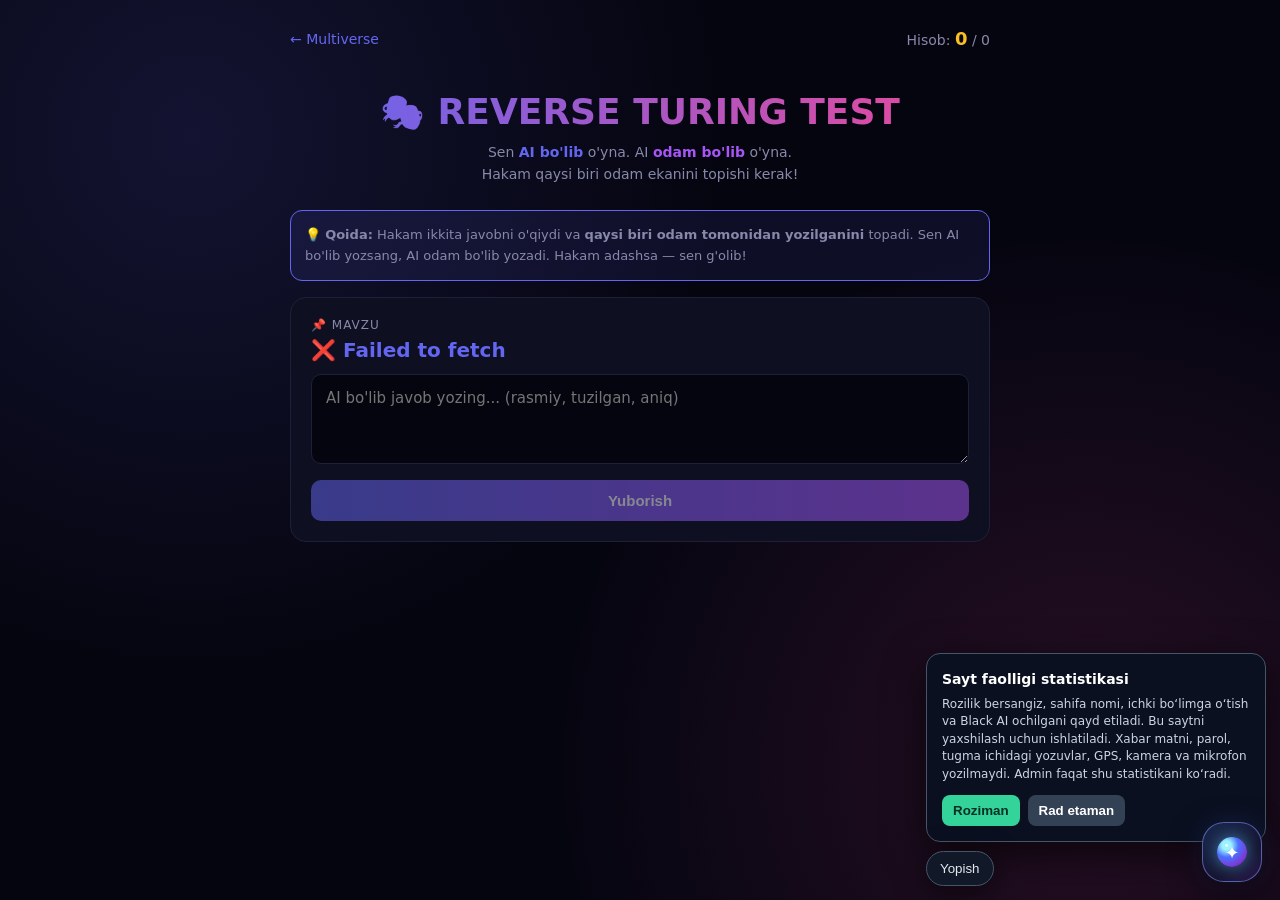
<file: turing.html>
<!DOCTYPE html>
<html lang="uz">
<head>
<meta charset="UTF-8">
<meta name="viewport" content="width=device-width,initial-scale=1">
<title>Reverse Turing Test — Blip</title>
<style>
  :root{
    --bg:#050510;--card:#0f0f22;--text:#e6e6f0;--muted:#8888aa;
    --accent:#6366f1;--accent2:#a855f7;--border:#1f1f3a;
    --green:#10b981;--red:#ef4444;--gold:#fbbf24;
  }
  *{margin:0;padding:0;box-sizing:border-box}
  body{
    font-family:system-ui,sans-serif;background:var(--bg);color:var(--text);
    min-height:100vh;padding:16px;
    background-image:
      radial-gradient(circle at 15% 15%,rgba(99,102,241,.15),transparent 40%),
      radial-gradient(circle at 85% 85%,rgba(236,72,153,.15),transparent 40%);
  }
  .container{max-width:700px;margin:auto}
  nav{display:flex;justify-content:space-between;align-items:center;padding:12px 0}
  .back{color:var(--accent);text-decoration:none;font-size:14px}
  .score{font-size:14px;color:var(--muted)}
  .score b{color:var(--gold);font-size:18px}
  header{text-align:center;padding:30px 0 24px}
  h1{
    font-size:36px;font-weight:900;
    background:linear-gradient(90deg,#6366f1,#ec4899,#f59e0b,#6366f1);
    background-size:300% 300%;
    -webkit-background-clip:text;-webkit-text-fill-color:transparent;
    background-clip:text;animation:grad 4s ease infinite;
  }
  @keyframes grad{0%,100%{background-position:0% 50%}50%{background-position:100% 50%}}
  .sub{color:var(--muted);margin-top:8px;font-size:14px;line-height:1.6}
  .card{
    background:var(--card);border:1px solid var(--border);border-radius:16px;
    padding:20px;margin-bottom:16px
  }
  .topic-label{font-size:12px;color:var(--muted);text-transform:uppercase;letter-spacing:1px}
  .topic{font-size:20px;font-weight:700;margin-top:6px;color:var(--accent)}
  textarea{
    width:100%;padding:14px;border-radius:10px;border:1px solid var(--border);
    background:var(--bg);color:var(--text);font-size:15px;font-family:inherit;
    resize:vertical;min-height:90px;outline:none;margin-top:12px
  }
  textarea:focus{border-color:var(--accent)}
  .btn{
    padding:12px 24px;border:none;border-radius:10px;cursor:pointer;
    background:linear-gradient(90deg,var(--accent),var(--accent2));
    color:#fff;font-weight:700;font-size:15px;margin-top:12px
  }
  .btn:disabled{opacity:.5;cursor:wait}
  .btn-full{width:100%}
  .btn-secondary{background:var(--card);border:1px solid var(--border);color:var(--text)}
  .answers{display:grid;grid-template-columns:1fr 1fr;gap:12px;margin:16px 0}
  .answer{background:var(--bg);border:1px solid var(--border);border-radius:12px;padding:14px}
  .answer-label{font-size:11px;color:var(--muted);text-transform:uppercase;letter-spacing:1px;margin-bottom:8px}
  .answer-text{font-size:14px;line-height:1.6;white-space:pre-wrap}
  .verdict{
    text-align:center;padding:20px;border-radius:14px;
    animation:fade .5s ease;margin-bottom:16px
  }
  .verdict.win{background:rgba(16,185,129,.15);border:2px solid var(--green)}
  .verdict.lose{background:rgba(239,68,68,.15);border:2px solid var(--red)}
  .verdict-title{font-size:22px;font-weight:800;margin-bottom:8px}
  .verdict-text{font-size:14px;line-height:1.6;color:var(--text);opacity:.9}
  @keyframes fade{from{opacity:0;transform:translateY(10px)}to{opacity:1;transform:translateY(0)}}
  .loading{text-align:center;padding:30px;color:var(--muted)}
  .dots::after{content:'...';animation:dots 1.5s steps(4) infinite}
  @keyframes dots{0%{content:'.'}33%{content:'..'}66%{content:'...'}}
  .info{background:rgba(99,102,241,.1);border:1px solid var(--accent);border-radius:12px;
    padding:14px;font-size:13px;color:var(--muted);line-height:1.6;margin-bottom:16px}
  @media(max-width:600px){
    h1{font-size:26px}
    .answers{grid-template-columns:1fr}
  }
</style>
    <link rel="stylesheet" href="./black-ai.css">
</head>
<body>
<div class="container">

<nav>
  <a href="multiverse.html" class="back">← Multiverse</a>
  <div class="score">Hisob: <b id="score">0</b> / <span id="total">0</span></div>
</nav>

<header>
  <h1>🎭 REVERSE TURING TEST</h1>
  <p class="sub">Sen <b style="color:var(--accent)">AI bo'lib</b> o'yna. AI <b style="color:var(--accent2)">odam bo'lib</b> o'yna.<br>Hakam qaysi biri odam ekanini topishi kerak!</p>
</header>

<div id="game">
  <div class="info">
    💡 <b>Qoida:</b> Hakam ikkita javobni o'qiydi va <b>qaysi biri odam tomonidan yozilganini</b> topadi.
    Sen AI bo'lib yozsang, AI odam bo'lib yozadi. Hakam adashsa — sen g'olib!
  </div>

  <div class="card">
    <div class="topic-label">📌 Mavzu</div>
    <div class="topic" id="topic">Yuklanmoqda...</div>
    <textarea id="answer" placeholder="AI bo'lib javob yozing... (rasmiy, tuzilgan, aniq)"></textarea>
    <button class="btn btn-full" id="submitBtn" onclick="submitAnswer()">Yuborish</button>
  </div>

  <div id="result"></div>
</div>

</div>

<script>
const API = "https://dasturchi-ai-proxy.sulhiyahasanova1.workers.dev/turing";
const PAROL = "Blipzor921324";
let score = parseInt(localStorage.getItem('turing_score') || '0');
let total = parseInt(localStorage.getItem('turing_total') || '0');
let currentTopic = "";

document.getElementById('score').textContent = score;
document.getElementById('total').textContent = total;

async function newRound(){
  document.getElementById('topic').textContent = 'Yuklanmoqda...';
  document.getElementById('answer').value = '';
  document.getElementById('result').innerHTML = '';
  document.getElementById('submitBtn').disabled = true;

  try{
    const r = await fetch(API, {
      method: "POST",
      headers: {"Content-Type": "application/json"},
      body: JSON.stringify({ action: "topic", parol: PAROL })
    });
    const d = await r.json();
    if(d.topic){
      currentTopic = d.topic;
      document.getElementById('topic').textContent = d.topic;
      document.getElementById('submitBtn').disabled = false;
    } else {
      document.getElementById('topic').textContent = '❌ ' + (d.error || 'Xato');
    }
  } catch(e){
    document.getElementById('topic').textContent = '❌ ' + e.message;
  }
}

async function submitAnswer(){
  const answer = document.getElementById('answer').value.trim();
  if(!answer) return;

  const btn = document.getElementById('submitBtn');
  btn.disabled = true;
  btn.textContent = '⏳ Hakam o\'ylayapti...';
  document.getElementById('result').innerHTML = '<div class="loading">🤔 AI odam bo\'lib yozmoqda<span class="dots"></span></div>';

  try{
    const r = await fetch(API, {
      method: "POST",
      headers: {"Content-Type": "application/json"},
      body: JSON.stringify({
        action: "judge",
        topic: currentTopic,
        userAnswer: answer,
        parol: PAROL
      })
    });
    const d = await r.json();

    if(d.error){
      document.getElementById('result').innerHTML = '<div class="loading">❌ ' + d.error + '</div>';
      btn.disabled = false;
      btn.textContent = 'Yuborish';
      return;
    }

    // Natija
    total++;
    if(d.userWins) score++;
    localStorage.setItem('turing_score', score);
    localStorage.setItem('turing_total', total);
    document.getElementById('score').textContent = score;
    document.getElementById('total').textContent = total;

    const winClass = d.userWins ? 'win' : 'lose';
    const winTitle = d.userWins ? '🎉 SEN G\'OLIB!' : '😅 AI G\'OLIB!';

    document.getElementById('result').innerHTML = `
      <div class="answers">
        <div class="answer">
          <div class="answer-label">🅰️ Javob (1)</div>
          <div class="answer-text">${esc(d.answer1)}</div>
        </div>
        <div class="answer">
          <div class="answer-label">🅱️ Javob (2)</div>
          <div class="answer-text">${esc(d.answer2)}</div>
        </div>
      </div>
      <div class="verdict ${winClass}">
        <div class="verdict-title">${winTitle}</div>
        <div class="verdict-text">
          🤖 <b>Hakam qarori:</b> ${esc(d.judgeVerdict)}<br><br>
          ✅ <b>Odam:</b> ${d.humanIsUser ? 'Sen (Foydalanuvchi)' : 'AI'}<br>
          ${esc(d.reasoning || '')}
        </div>
      </div>
      <button class="btn btn-full btn-secondary" onclick="newRound()">🔄 Yangi raund</button>
    `;
  } catch(e){
    document.getElementById('result').innerHTML = '<div class="loading">❌ ' + e.message + '</div>';
    btn.disabled = false;
    btn.textContent = 'Yuborish';
  }
}

function esc(s){
  return (s || '').replace(/[&<>"']/g, c => ({
    '&':'&amp;','<':'&lt;','>':'&gt;','"':'&quot;',"'":'&#39;'
  }[c]));
}

newRound();
</script>
    <script src="./black-ai.js" defer></script>
</body>
  </html>

<!-- Ishlab chiqaruvchi: Blip -->
</file>
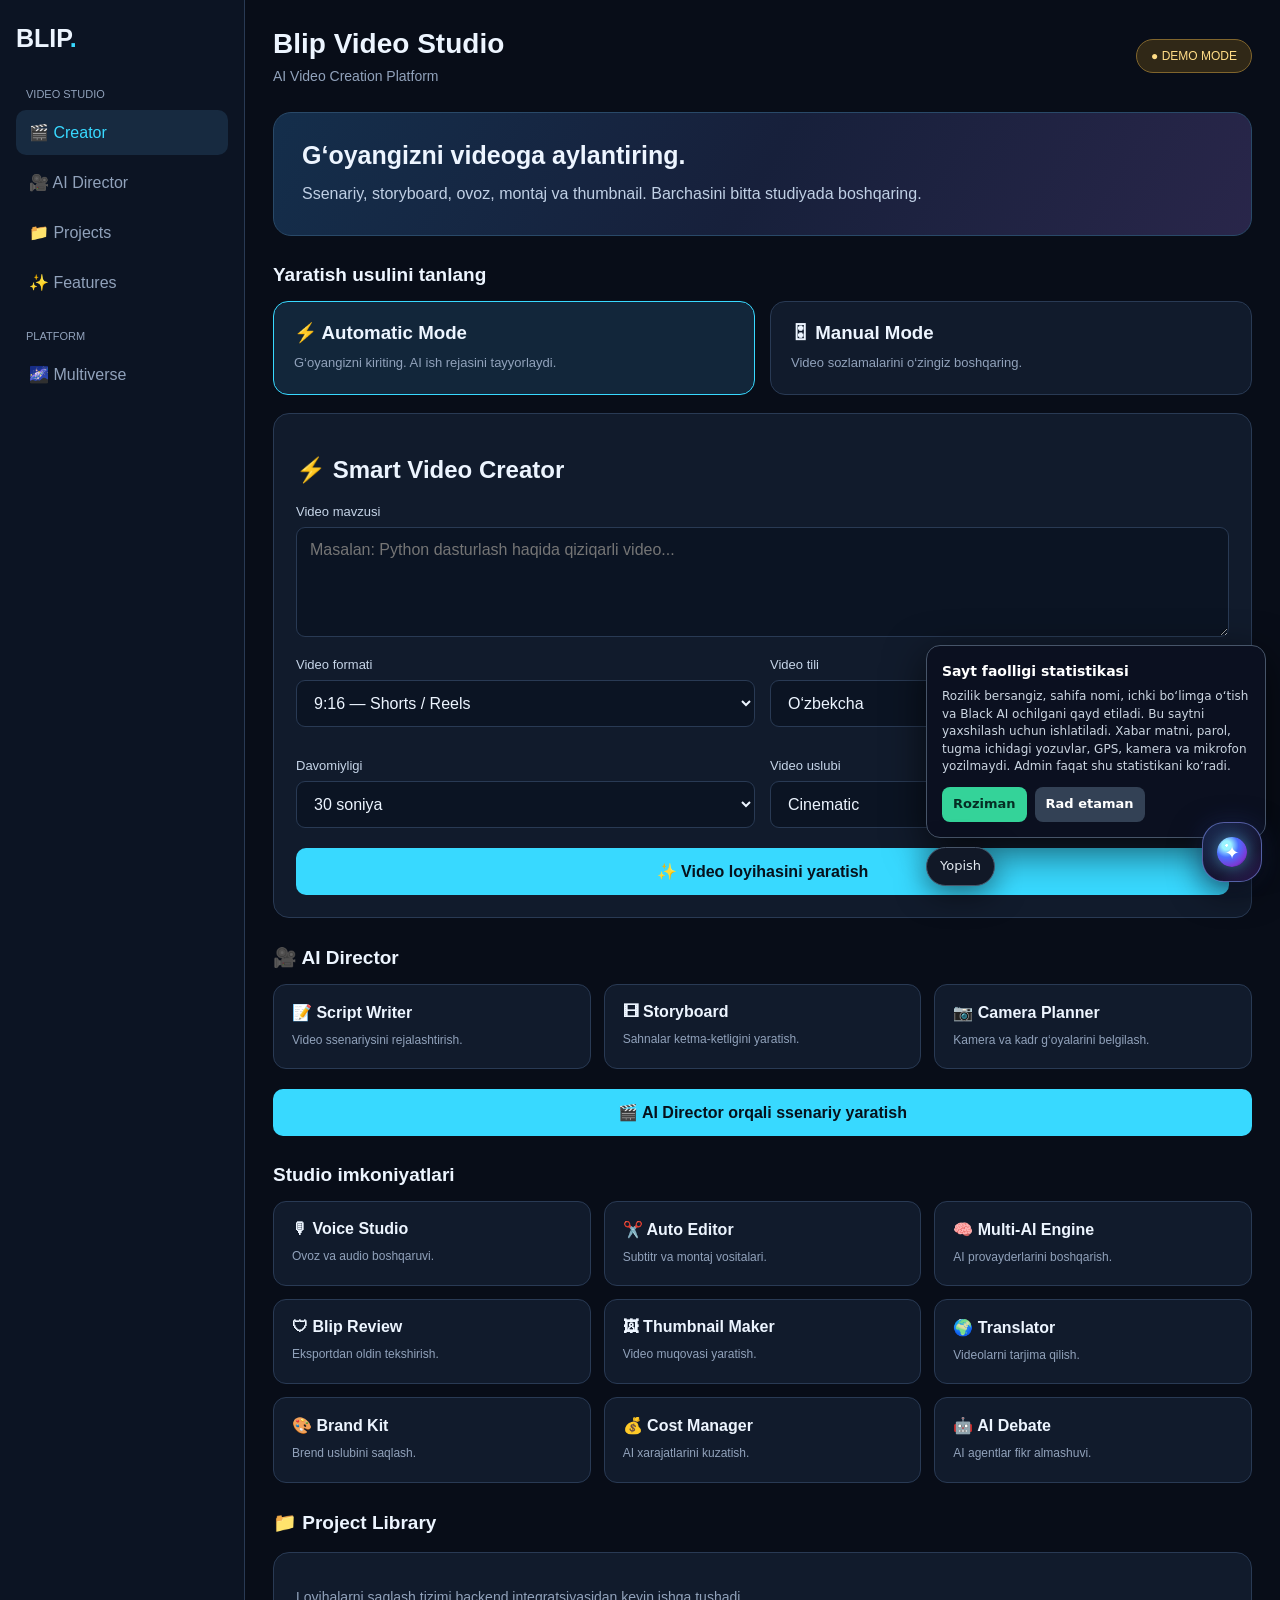
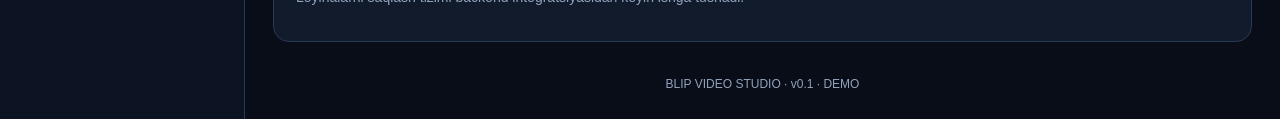
<file: video_studio.html>
<!DOCTYPE html>
<html lang="uz">
<head>
<meta charset="UTF-8">
<meta name="viewport" content="width=device-width, initial-scale=1.0">
<meta name="theme-color" content="#080d18">
<title>Blip Video Studio</title>

<style>
:root {
  --bg:#080d18;
  --panel:#111b2c;
  --panel2:#17243a;
  --text:#edf5ff;
  --muted:#91a2bb;
  --accent:#38d9ff;
  --border:#293a54;
  --green:#50e3a4;
}
*{box-sizing:border-box}
body{
  margin:0;
  background:var(--bg);
  color:var(--text);
  font-family:Arial,sans-serif;
}
button,input,select,textarea{font:inherit}
button{cursor:pointer}
.layout{display:flex;min-height:100vh}
.sidebar{
  width:245px;
  padding:24px 16px;
  background:#0c1423;
  border-right:1px solid var(--border);
  flex-shrink:0;
}
.logo{
  font-size:25px;
  font-weight:900;
  margin-bottom:35px;
}
.logo span{color:var(--accent)}
.nav-label{
  color:var(--muted);
  font-size:11px;
  margin:25px 10px 10px;
}
.nav-item{
  display:block;
  width:100%;
  padding:13px;
  margin:5px 0;
  border:0;
  border-radius:10px;
  background:transparent;
  color:var(--muted);
  text-decoration:none;
  text-align:left;
}
.nav-item:hover,.nav-item.active{
  background:#172a40;
  color:var(--accent);
}
.main{
  flex:1;
  min-width:0;
  padding:28px;
}
.topbar{
  display:flex;
  align-items:center;
  justify-content:space-between;
  gap:15px;
  flex-wrap:wrap;
  margin-bottom:28px;
}
h1{font-size:28px;margin:0 0 8px}
.subtitle{color:var(--muted);font-size:14px}
.demo{
  color:#ffdc86;
  background:#302817;
  border:1px solid #80652d;
  border-radius:20px;
  padding:9px 14px;
  font-size:12px;
}
.hero{
  padding:28px;
  border-radius:18px;
  border:1px solid #294968;
  background:linear-gradient(120deg,#142e4b,#17203b,#29264a);
  margin-bottom:25px;
}
.hero h2{margin:0 0 10px;font-size:25px}
.hero p{
  color:#c0d0e5;
  line-height:1.7;
  margin:0;
}
.section-title{
  font-size:19px;
  margin:28px 0 15px;
}
.modes{
  display:grid;
  grid-template-columns:1fr 1fr;
  gap:15px;
}
.mode{
  padding:20px;
  border-radius:15px;
  background:var(--panel);
  border:1px solid var(--border);
  cursor:pointer;
}
.mode.selected{
  border-color:var(--accent);
  background:#12263a;
}
.mode h3{margin:0 0 9px}
.mode p{
  color:var(--muted);
  font-size:13px;
  line-height:1.6;
  margin:0;
}
.form-panel{
  margin-top:18px;
  padding:22px;
  background:var(--panel);
  border:1px solid var(--border);
  border-radius:16px;
}
label{
  display:block;
  margin:16px 0 8px;
  color:#c6d5e8;
  font-size:13px;
}
input,select,textarea{
  width:100%;
  padding:13px;
  border:1px solid var(--border);
  border-radius:9px;
  background:#0b1423;
  color:var(--text);
  outline:none;
}
input:focus,select:focus,textarea:focus{
  border-color:var(--accent);
}
textarea{
  min-height:110px;
  resize:vertical;
}
.grid{
  display:grid;
  grid-template-columns:1fr 1fr;
  gap:15px;
}
.primary{
  width:100%;
  padding:14px;
  margin-top:20px;
  border:0;
  border-radius:10px;
  background:var(--accent);
  color:#06111c;
  font-weight:800;
}
.primary:hover{filter:brightness(1.1)}
.secondary{
  padding:10px 14px;
  border:1px solid var(--border);
  border-radius:9px;
  background:var(--panel2);
  color:var(--text);
}
.status{
  display:none;
  padding:14px;
  margin-top:16px;
  border-radius:10px;
  background:#132b35;
  border:1px solid #245469;
  color:#9deaff;
  font-size:13px;
  line-height:1.6;
}
.features{
  display:grid;
  grid-template-columns:repeat(3,1fr);
  gap:13px;
}
.feature{
  padding:18px;
  border:1px solid var(--border);
  border-radius:13px;
  background:var(--panel);
}
.feature b{
  display:block;
  margin-bottom:8px;
}
.feature span{
  color:var(--muted);
  font-size:12px;
  line-height:1.6;
}
.hidden{display:none!important}
footer{
  text-align:center;
  color:var(--muted);
  font-size:12px;
  margin-top:35px;
}
@media(max-width:800px){
  .sidebar{width:65px;padding:18px 7px}
  .logo{font-size:17px;text-align:center}
  .nav-item{font-size:0;text-align:center;padding:14px 4px}
  .nav-label{display:none}
  .main{padding:18px 12px}
  .features{grid-template-columns:1fr 1fr}
}
@media(max-width:500px){
  .modes,.grid,.features{grid-template-columns:1fr}
  h1{font-size:23px}
  .hero{padding:20px}
}
</style>
    <link rel="stylesheet" href="./black-ai.css">
</head>
<body>

<div class="layout">
<aside class="sidebar">
  <div class="logo">BLIP<span>.</span></div>

  <div class="nav-label">VIDEO STUDIO</div>
  <a class="nav-item active" href="#creator">🎬 Creator</a>
  <a class="nav-item" href="#director">🎥 AI Director</a>
  <a class="nav-item" href="#library">📁 Projects</a>
  <a class="nav-item" href="#features">✨ Features</a>

  <div class="nav-label">PLATFORM</div>
  <a class="nav-item" href="multiverse.html">🌌 Multiverse</a>
</aside>

<main class="main">
<header class="topbar">
  <div>
    <h1>Blip Video Studio</h1>
    <div class="subtitle">AI Video Creation Platform</div>
  </div>
  <div class="demo">● DEMO MODE</div>
</header>

<section class="hero">
  <h2>G‘oyangizni videoga aylantiring.</h2>
  <p>
    Ssenariy, storyboard, ovoz, montaj va thumbnail.
    Barchasini bitta studiyada boshqaring.
  </p>
</section>

<section id="creator">
<h2 class="section-title">Yaratish usulini tanlang</h2>

<div class="modes">
  <div class="mode selected" id="autoMode"
       onclick="setMode('auto')">
    <h3>⚡ Automatic Mode</h3>
    <p>G‘oyangizni kiriting. AI ish rejasini tayyorlaydi.</p>
  </div>

  <div class="mode" id="manualMode"
       onclick="setMode('manual')">
    <h3>🎛 Manual Mode</h3>
    <p>Video sozlamalarini o‘zingiz boshqaring.</p>
  </div>
</div>

<div class="form-panel">
  <h2 id="formTitle">⚡ Smart Video Creator</h2>

  <label for="topic">Video mavzusi</label>
  <textarea id="topic"
    placeholder="Masalan: Python dasturlash haqida qiziqarli video..."></textarea>

  <div class="grid">
    <div>
      <label for="format">Video formati</label>
      <select id="format">
        <option value="9:16">9:16 — Shorts / Reels</option>
        <option value="16:9">16:9 — YouTube</option>
        <option value="1:1">1:1 — Square</option>
      </select>
    </div>

    <div>
      <label for="language">Video tili</label>
      <select id="language">
        <option>O‘zbekcha</option>
        <option>English</option>
        <option>Русский</option>
        <option>Tojikcha</option>
      </select>
    </div>

    <div>
      <label for="duration">Davomiyligi</label>
      <select id="duration">
        <option value="15">15 soniya</option>
        <option value="30" selected>30 soniya</option>
        <option value="60">60 soniya</option>
        <option value="120">2 daqiqa</option>
      </select>
    </div>

    <div>
      <label for="style">Video uslubi</label>
      <select id="style">
        <option>Cinematic</option>
        <option>Realistic</option>
        <option>Animation</option>
        <option>Technology</option>
        <option>Documentary</option>
      </select>
    </div>
  </div>

  <div id="manualSettings" class="hidden">
    <label for="provider">AI provayder</label>
    <select id="provider">
      <option value="auto">Automatic</option>
      <option value="google">Google</option>
      <option value="openrouter">OpenRouter</option>
      <option value="other">Other</option>
    </select>

    <label for="voice">Ovoz sozlamasi</label>
    <select id="voice">
      <option value="ai">AI ovozi</option>
      <option value="none">Ovozsiz video</option>
    </select>
  </div>

  <button class="primary" onclick="createProject()">
    ✨ Video loyihasini yaratish
  </button>

  <div class="status" id="status"
       role="status" aria-live="polite"></div>
</div>
</section>

<section id="director">
<h2 class="section-title">🎥 AI Director</h2>

<div class="features">
  <div class="feature">
    <b>📝 Script Writer</b>
    <span>Video ssenariysini rejalashtirish.</span>
  </div>
  <div class="feature">
    <b>🎞 Storyboard</b>
    <span>Sahnalar ketma-ketligini yaratish.</span>
  </div>
  <div class="feature">
    <b>📷 Camera Planner</b>
    <span>Kamera va kadr g‘oyalarini belgilash.</span>
  </div>
</div>
</section>

<section id="features">
<h2 class="section-title">Studio imkoniyatlari</h2>

<div class="features">
  <div class="feature"><b>🎙 Voice Studio</b><span>Ovoz va audio boshqaruvi.</span></div>
  <div class="feature"><b>✂️ Auto Editor</b><span>Subtitr va montaj vositalari.</span></div>
  <div class="feature"><b>🧠 Multi-AI Engine</b><span>AI provayderlarini boshqarish.</span></div>
  <div class="feature"><b>🛡 Blip Review</b><span>Eksportdan oldin tekshirish.</span></div>
  <div class="feature"><b>🖼 Thumbnail Maker</b><span>Video muqovasi yaratish.</span></div>
  <div class="feature"><b>🌍 Translator</b><span>Videolarni tarjima qilish.</span></div>
  <div class="feature"><b>🎨 Brand Kit</b><span>Brend uslubini saqlash.</span></div>
  <div class="feature"><b>💰 Cost Manager</b><span>AI xarajatlarini kuzatish.</span></div>
  <div class="feature"><b>🤖 AI Debate</b><span>AI agentlar fikr almashuvi.</span></div>
</div>
</section>

<section id="library">
<h2 class="section-title">📁 Project Library</h2>
<div class="form-panel">
  <p style="color:var(--muted);font-size:14px">
    Loyihalarni saqlash tizimi backend integratsiyasidan
    keyin ishga tushadi.
  </p>
</div>
</section>

<footer>BLIP VIDEO STUDIO · v0.1 · DEMO</footer>
</main>
</div>
<script>
"use strict";

// Backend manzili
const API_BASE = "https://saytim-uchun.onrender.com";

let currentMode = "auto";

function setMode(mode) {
  currentMode = mode;

  document.getElementById("autoMode")
    .classList.toggle("selected", mode === "auto");

  document.getElementById("manualMode")
    .classList.toggle("selected", mode === "manual");

  document.getElementById("manualSettings")
    .classList.toggle("hidden", mode !== "manual");

  document.getElementById("formTitle").textContent =
    mode === "auto"
      ? "⚡ Smart Video Creator"
      : "🎛 Manual Video Creator";
}

function showStatus(message) {
  const status = document.getElementById("status");
  status.style.display = "block";
  status.textContent = message;
}

async function askAI(message, systemPrompt) {
  const response = await fetch(API_BASE + "/api/chat", {
    method: "POST",
    headers: {
      "Content-Type": "application/json"
    },
    body: JSON.stringify({
      message: message,
      systemPrompt: systemPrompt
    })
  });

  const data = await response.json();

  if (!response.ok || !data.success) {
    throw new Error(data.error || "AI javob bera olmadi.");
  }

  return data;
}

// Video loyihasi va AI ssenariysi
async function createProject() {
  const topic = document.getElementById("topic").value.trim();

  if (!topic) {
    showStatus("⚠️ Avval video mavzusini kiriting.");
    return;
  }

  const project = {
    topic,
    mode: currentMode,
    format: document.getElementById("format").value,
    language: document.getElementById("language").value,
    duration: document.getElementById("duration").value,
    style: document.getElementById("style").value,
    provider: currentMode === "manual"
      ? document.getElementById("provider").value
      : "auto"
  };

  const button = document.querySelector(
    'button[onclick="createProject()"]'
  );

  button.disabled = true;
  button.textContent = "⏳ AI ssenariy tayyorlamoqda...";

  showStatus("AI Director mavzuni tahlil qilmoqda...");

  const prompt = `
Video mavzusi: ${project.topic}
Format: ${project.format}
Til: ${project.language}
Davomiyligi: ${project.duration} soniya
Uslub: ${project.style}
Rejim: ${project.mode}
AI provayder tanlovi: ${project.provider}

Shu ma'lumotlar asosida professional video ssenariysi yarat.
Ssenariyni quyidagi tartibda yoz:
1. Video g'oyasi
2. Kuchli boshlanish (Hook)
3. Sahnalar ketma-ketligi va har birining davomiyligi
4. Har bir sahna uchun tasvir tavsifi
5. Diktor matni
6. Yakuniy chaqiriq (CTA)
Javobni ${project.language} tilida yoz.
`;

  const systemPrompt = `
Sen Blip Video Studio AI Director yordamchisisan.
Professional video rejissyor va ssenariy muallifi kabi ishlaysan.
Aniq, ijodiy va amaliy video reja tuz.
Foydalanuvchi bergan format va davomiylikka amal qil.
`;

  try {
    const data = await askAI(prompt, systemPrompt);

    const directorOutput = document.getElementById("directorOutput");
    directorOutput.style.display = "block";
    directorOutput.textContent =
      "✅ AI ssenariysi tayyor!\n\n" +
      data.reply +
      "\n\nAI provayder: " + (data.provider || "Noma'lum");

    showStatus("✅ Ssenariy tayyor! Natijani AI Director bo‘limidan ko‘rishingiz mumkin.");

    console.log("Blip Video Studio:", project);

  } catch (error) {
    showStatus("❌ Xatolik: " + error.message);
  } finally {
    button.disabled = false;
    button.textContent = "✨ Video loyihasini yaratish";
  }
}

// AI Director uchun alohida tugma va natija maydoni
const directorSection = document.getElementById("director");

const directorButton = document.createElement("button");
directorButton.className = "primary";
directorButton.textContent = "🎬 AI Director orqali ssenariy yaratish";
directorButton.onclick = createProject;
directorSection.appendChild(directorButton);

const directorOutput = document.createElement("pre");
directorOutput.id = "directorOutput";
directorOutput.className = "status";
directorOutput.style.whiteSpace = "pre-wrap";
directorOutput.style.overflowWrap = "anywhere";
directorSection.appendChild(directorOutput);
    </script>

<script src="./black-ai.js" defer></script>
</file>
<file: black-ai.css>
#blip-black-ai-root{--bai-text:#f4f7ff;position:fixed;right:18px;bottom:calc(18px + env(safe-area-inset-bottom));z-index:99999;color:var(--bai-text);font-family:system-ui,-apple-system,"Segoe UI",sans-serif}#blip-black-ai-root *{box-sizing:border-box}#blip-black-ai-root button,#blip-black-ai-root textarea{font:inherit}#blip-black-ai-root .bai-launch{width:60px;height:60px;border:1px solid #8b9cff88;border-radius:22px;background:linear-gradient(145deg,#18264b,#15122e 65%,#28164a);color:#fff;box-shadow:0 10px 32px #0009,0 0 24px #5b7cff30;display:grid;place-items:center;cursor:pointer;position:relative;transition:transform .18s,border-color .18s}#blip-black-ai-root .bai-launch:hover{transform:translateY(-2px);border-color:#5ee7ff}#blip-black-ai-root .bai-launch:focus-visible,#blip-black-ai-root button:focus-visible,#blip-black-ai-root textarea:focus-visible{outline:2px solid #5ee7ff;outline-offset:3px}#blip-black-ai-root .bai-orb{width:30px;height:30px;border-radius:50%;display:grid;place-items:center;background:radial-gradient(circle at 32% 28%,#fff 0 4%,#9cf4ff 5% 15%,#4b70ff 40%,#7b39d5 72%,#171333 100%);box-shadow:0 0 18px #60cfff99;font-size:18px}#blip-black-ai-root .bai-panel{position:absolute;right:0;bottom:76px;width:min(390px,calc(100vw - 24px));height:min(620px,calc(100dvh - 116px));min-height:360px;display:none;flex-direction:column;overflow:hidden;border:1px solid #6576b65c;border-radius:22px;background:linear-gradient(160deg,#111a31 0%,#0b1020 58%,#100e25 100%);box-shadow:0 22px 70px #000b,0 0 36px #697bff20}#blip-black-ai-root .bai-panel.is-open{display:flex;animation:bai-in .18s ease-out}@keyframes bai-in{from{opacity:0;transform:translateY(8px) scale(.985)}to{opacity:1;transform:none}}#blip-black-ai-root .bai-head{display:flex;align-items:center;gap:11px;padding:15px 15px 13px;border-bottom:1px solid #ffffff16;background:linear-gradient(100deg,#172448,#17152f)}#blip-black-ai-root .bai-head-orb{width:39px;height:39px;flex:none;border-radius:14px;display:grid;place-items:center;background:radial-gradient(circle at 30% 25%,#b9f8ff,#5478ff 48%,#712bd0);box-shadow:0 0 18px #6688ff55;font-size:20px}#blip-black-ai-root .bai-head-copy{min-width:0;flex:1}#blip-black-ai-root .bai-title{font-weight:850;font-size:14px;letter-spacing:.04em}#blip-black-ai-root .bai-subtitle{margin-top:3px;color:#aebbe0;font-size:10px;letter-spacing:.13em}#blip-black-ai-root .bai-close{width:32px;height:32px;border:1px solid #ffffff20;border-radius:10px;background:#ffffff0b;color:#e9edff;cursor:pointer;font-size:19px;line-height:1}#blip-black-ai-root .bai-usage{padding:8px 14px;border-bottom:1px solid #ffffff12;color:#b7c3e5;font-size:11px;display:flex;justify-content:space-between;gap:8px}#blip-black-ai-root .bai-usage strong{color:#7fe8ff;font-weight:750}#blip-black-ai-root .bai-messages{flex:1;min-height:0;overflow-y:auto;padding:15px 12px;display:flex;flex-direction:column;gap:11px;overscroll-behavior:contain}#blip-black-ai-root .bai-message{max-width:90%;padding:11px 12px;border:1px solid #ffffff16;border-radius:15px;background:#18213a;color:#eaf0ff;font-size:13px;line-height:1.55;white-space:pre-wrap;overflow-wrap:anywhere}#blip-black-ai-root .bai-message.ai{align-self:flex-start;border-top-left-radius:5px}#blip-black-ai-root .bai-message.user{align-self:flex-end;background:linear-gradient(135deg,#343a81,#4c3480);border-color:#9294ff55;border-top-right-radius:5px}#blip-black-ai-root .bai-message.system{align-self:center;max-width:100%;background:#2a1c32;border-color:#c084fc45;color:#f2dfff;font-size:12px}#blip-black-ai-root .bai-quick{display:flex;gap:7px;flex-wrap:wrap;padding:0 12px 10px}#blip-black-ai-root .bai-quick button{border:1px solid #7184bb55;border-radius:999px;padding:7px 10px;background:#18213b;color:#cbd8ff;font-size:10px;cursor:pointer}#blip-black-ai-root .bai-compose{padding:10px 11px 12px;border-top:1px solid #ffffff16;background:#0d1325}#blip-black-ai-root .bai-compose-row{display:flex;align-items:flex-end;gap:8px;padding:7px;border:1px solid #53658c88;border-radius:15px;background:#090f1e}#blip-black-ai-root .bai-input{display:block;flex:1;min-width:0;max-height:100px;min-height:38px;resize:none;border:0!important;outline:0!important;background:transparent!important;color:#fff!important;padding:8px 7px!important;font-size:13px!important;line-height:1.45!important;box-shadow:none!important}#blip-black-ai-root .bai-input::placeholder{color:#8996b9}#blip-black-ai-root .bai-send{width:39px;height:39px;flex:none;border:0;border-radius:12px;background:linear-gradient(135deg,#4d9eff,#7c4dff);color:#fff;font-size:17px;font-weight:800;cursor:pointer}#blip-black-ai-root .bai-send:disabled{opacity:.45;cursor:wait}#blip-black-ai-root .bai-foot{padding:7px 3px 0;color:#7886a8;font-size:9px;text-align:center}#blip-black-ai-root .bai-auth{display:flex;gap:8px;flex-wrap:wrap;margin-top:10px}#blip-black-ai-root .bai-auth a{display:inline-flex;align-items:center;justify-content:center;padding:8px 11px;border:1px solid #8794ff66;border-radius:10px;background:#24264a;color:#fff;text-decoration:none;font-size:11px;font-weight:700}#blip-black-ai-root .bai-auth a:last-child{background:#182438}@media(max-width:520px){#blip-black-ai-root{right:12px;bottom:calc(12px + env(safe-area-inset-bottom))}#blip-black-ai-root .bai-launch{width:56px;height:56px;border-radius:19px}#blip-black-ai-root .bai-panel{right:0;bottom:68px;width:calc(100vw - 24px);height:min(600px,calc(100dvh - 96px));min-height:330px;border-radius:19px}}@media(prefers-reduced-motion:reduce){#blip-black-ai-root .bai-panel.is-open{animation:none}#blip-black-ai-root .bai-launch{transition:none}}
</file>
